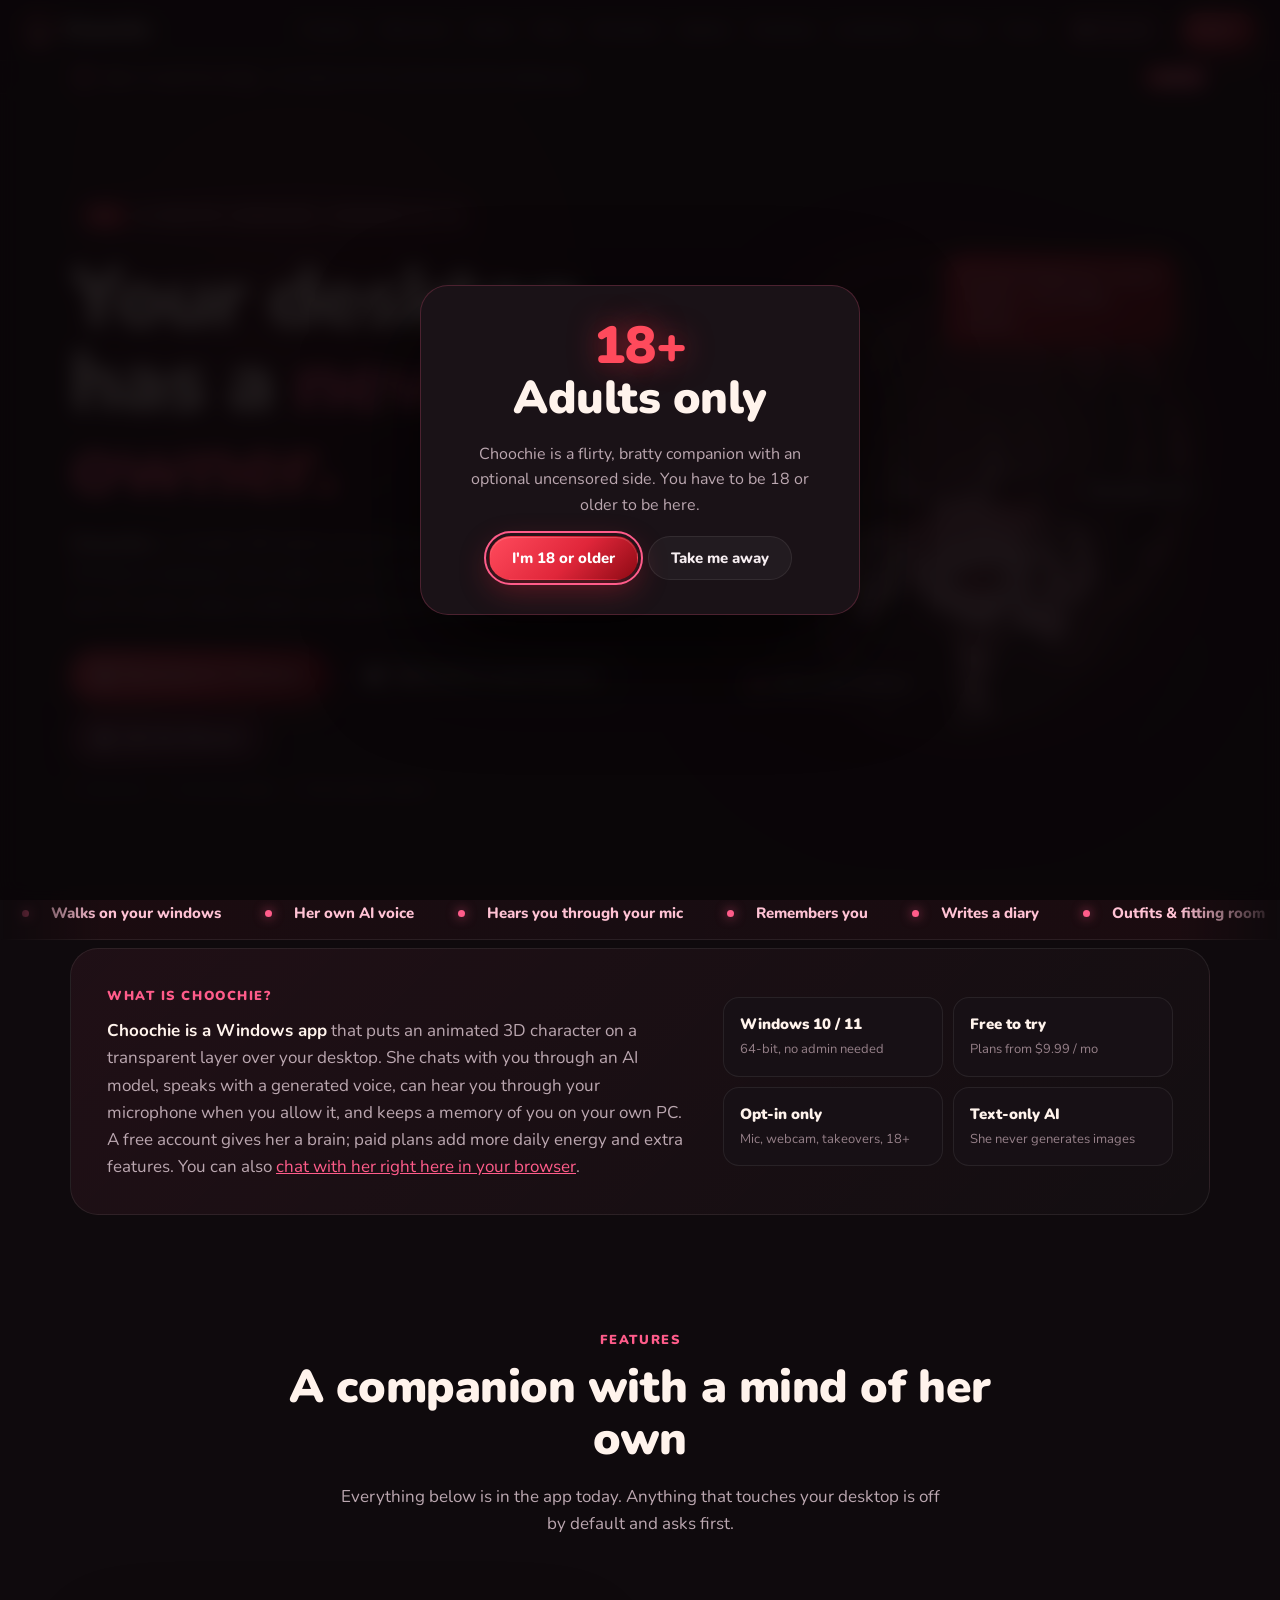
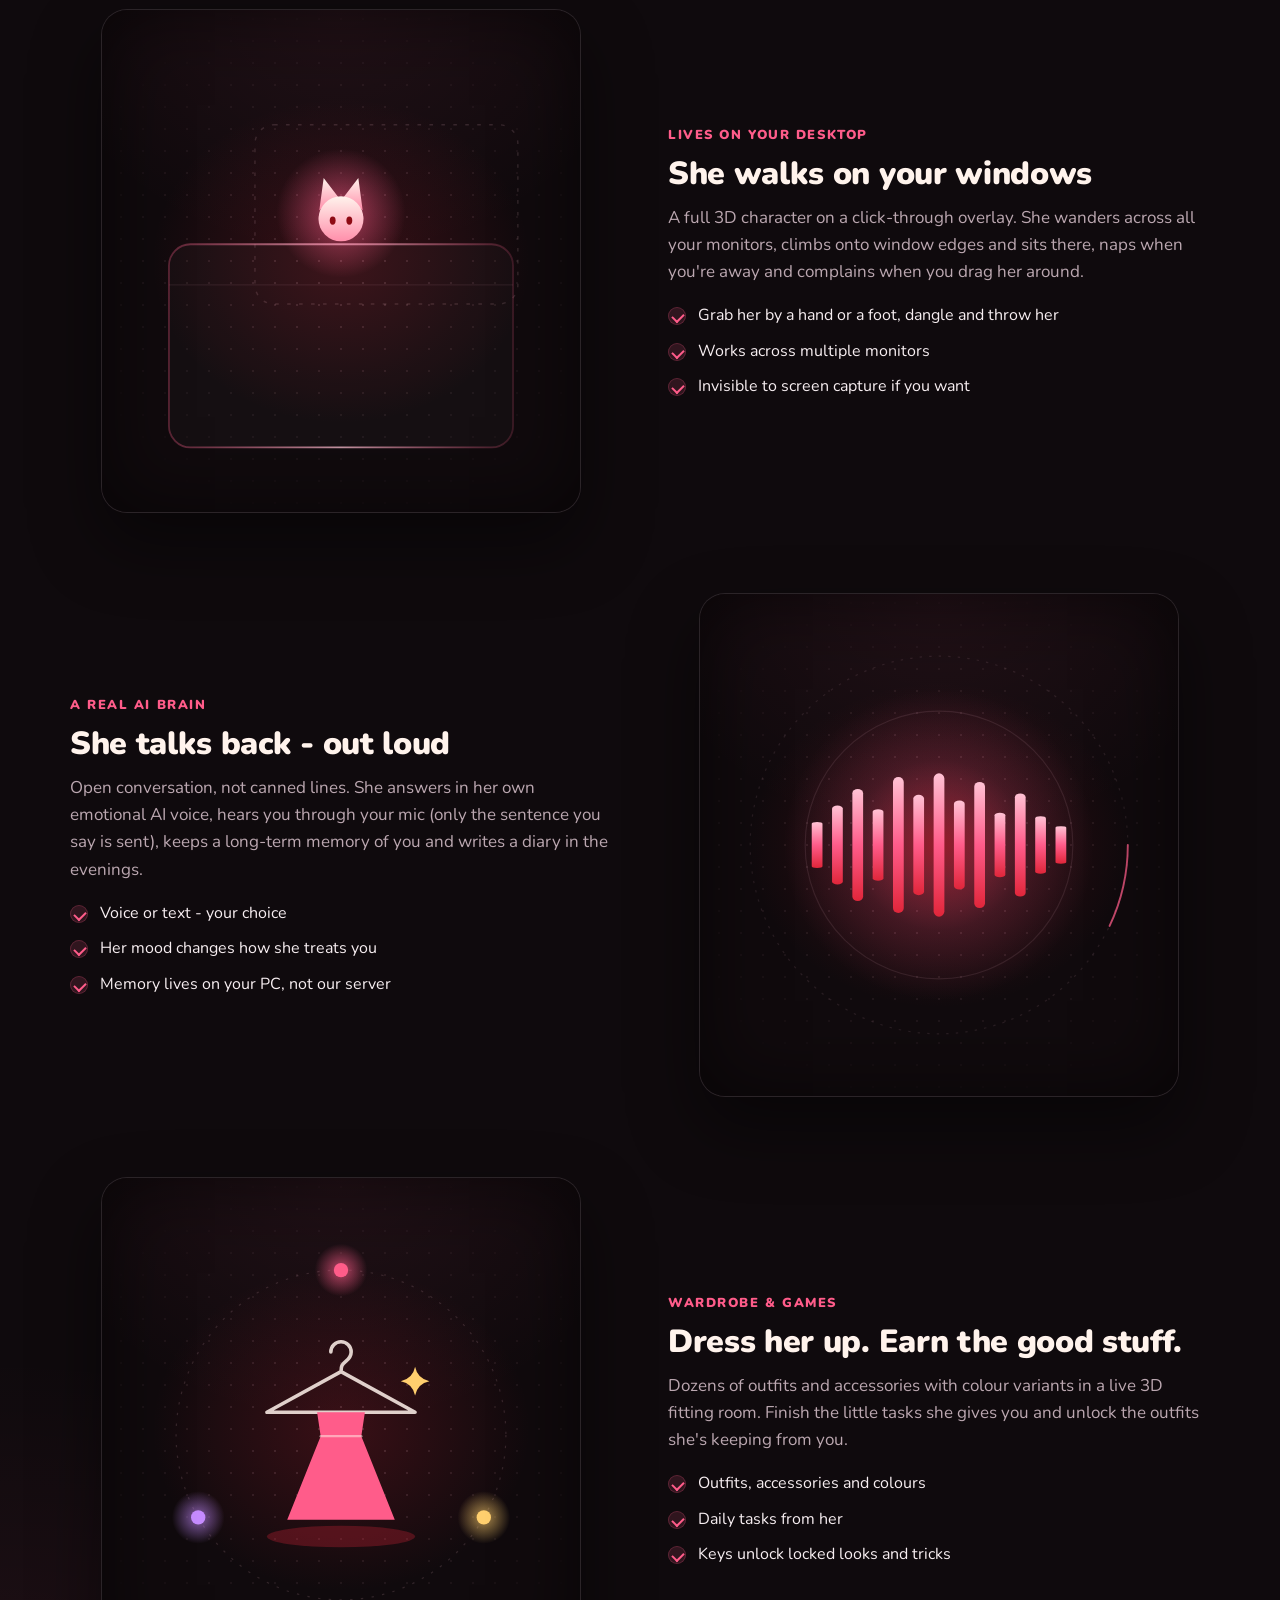
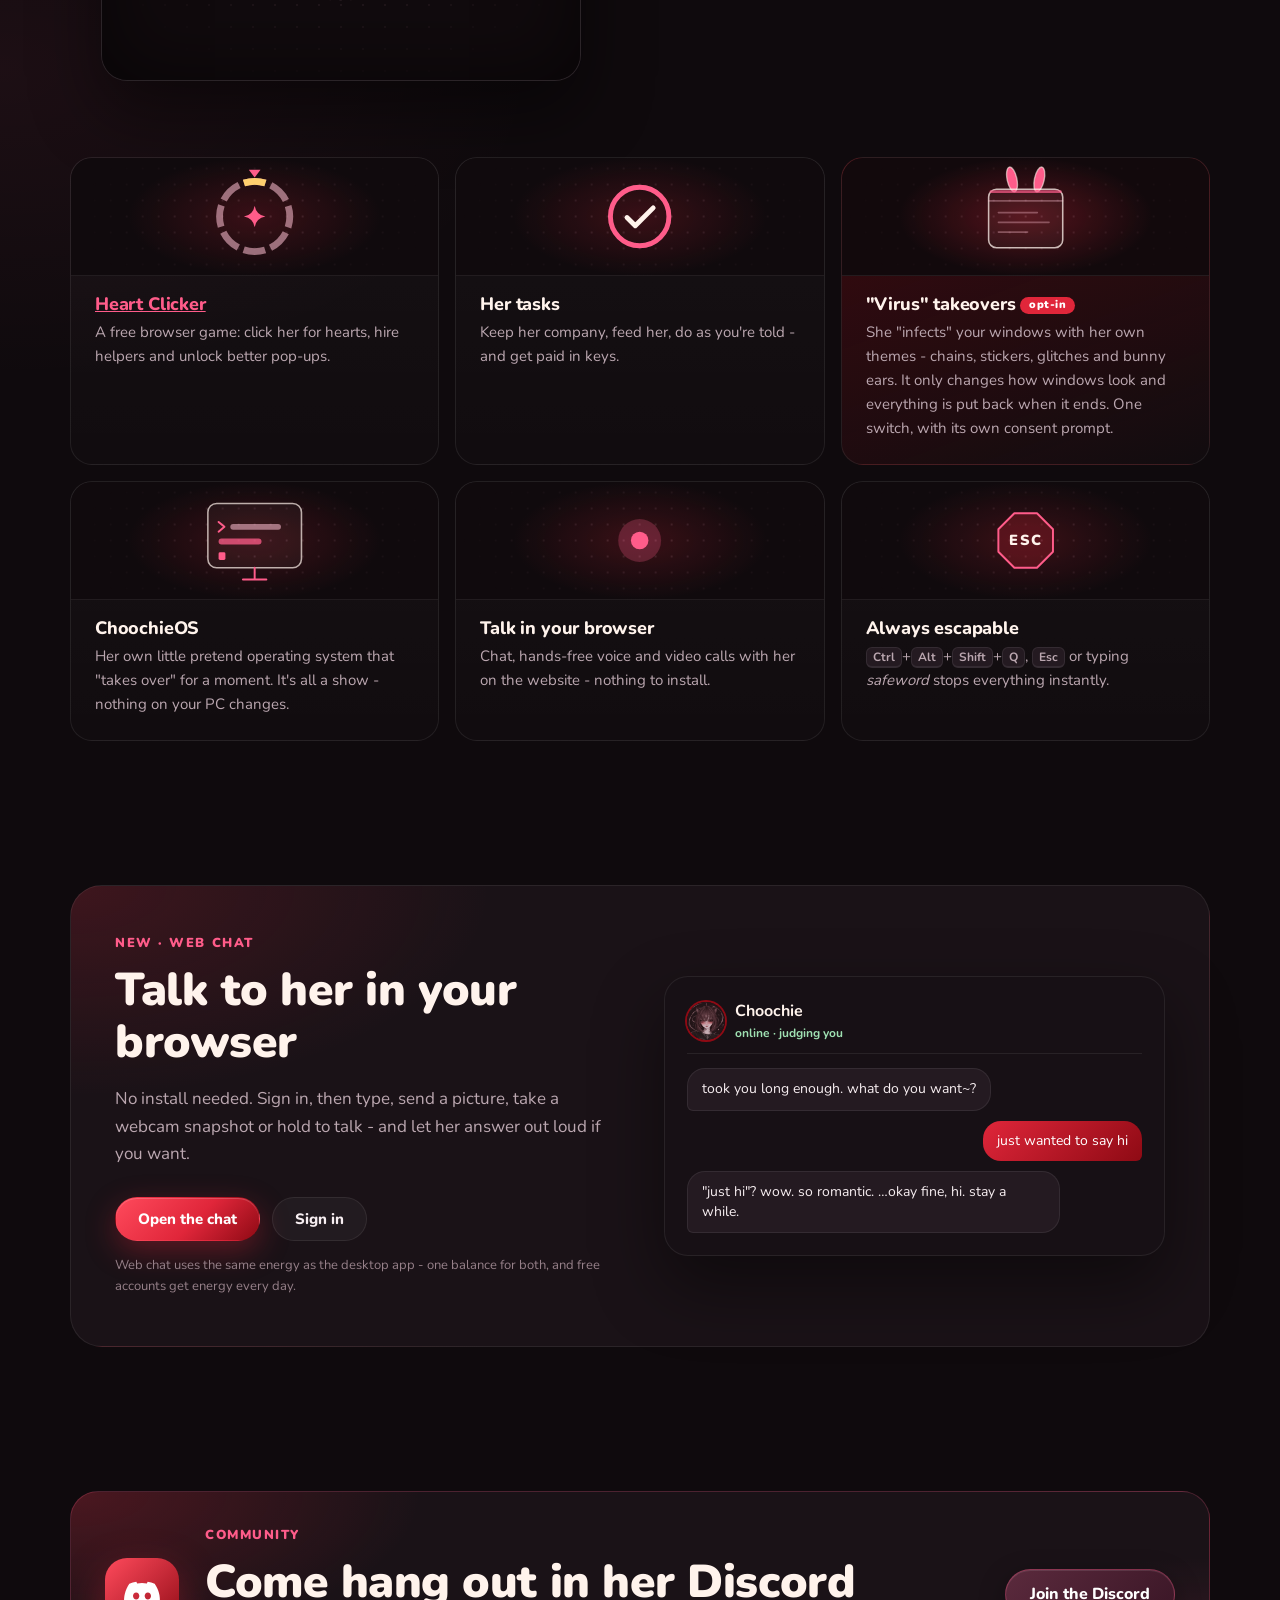
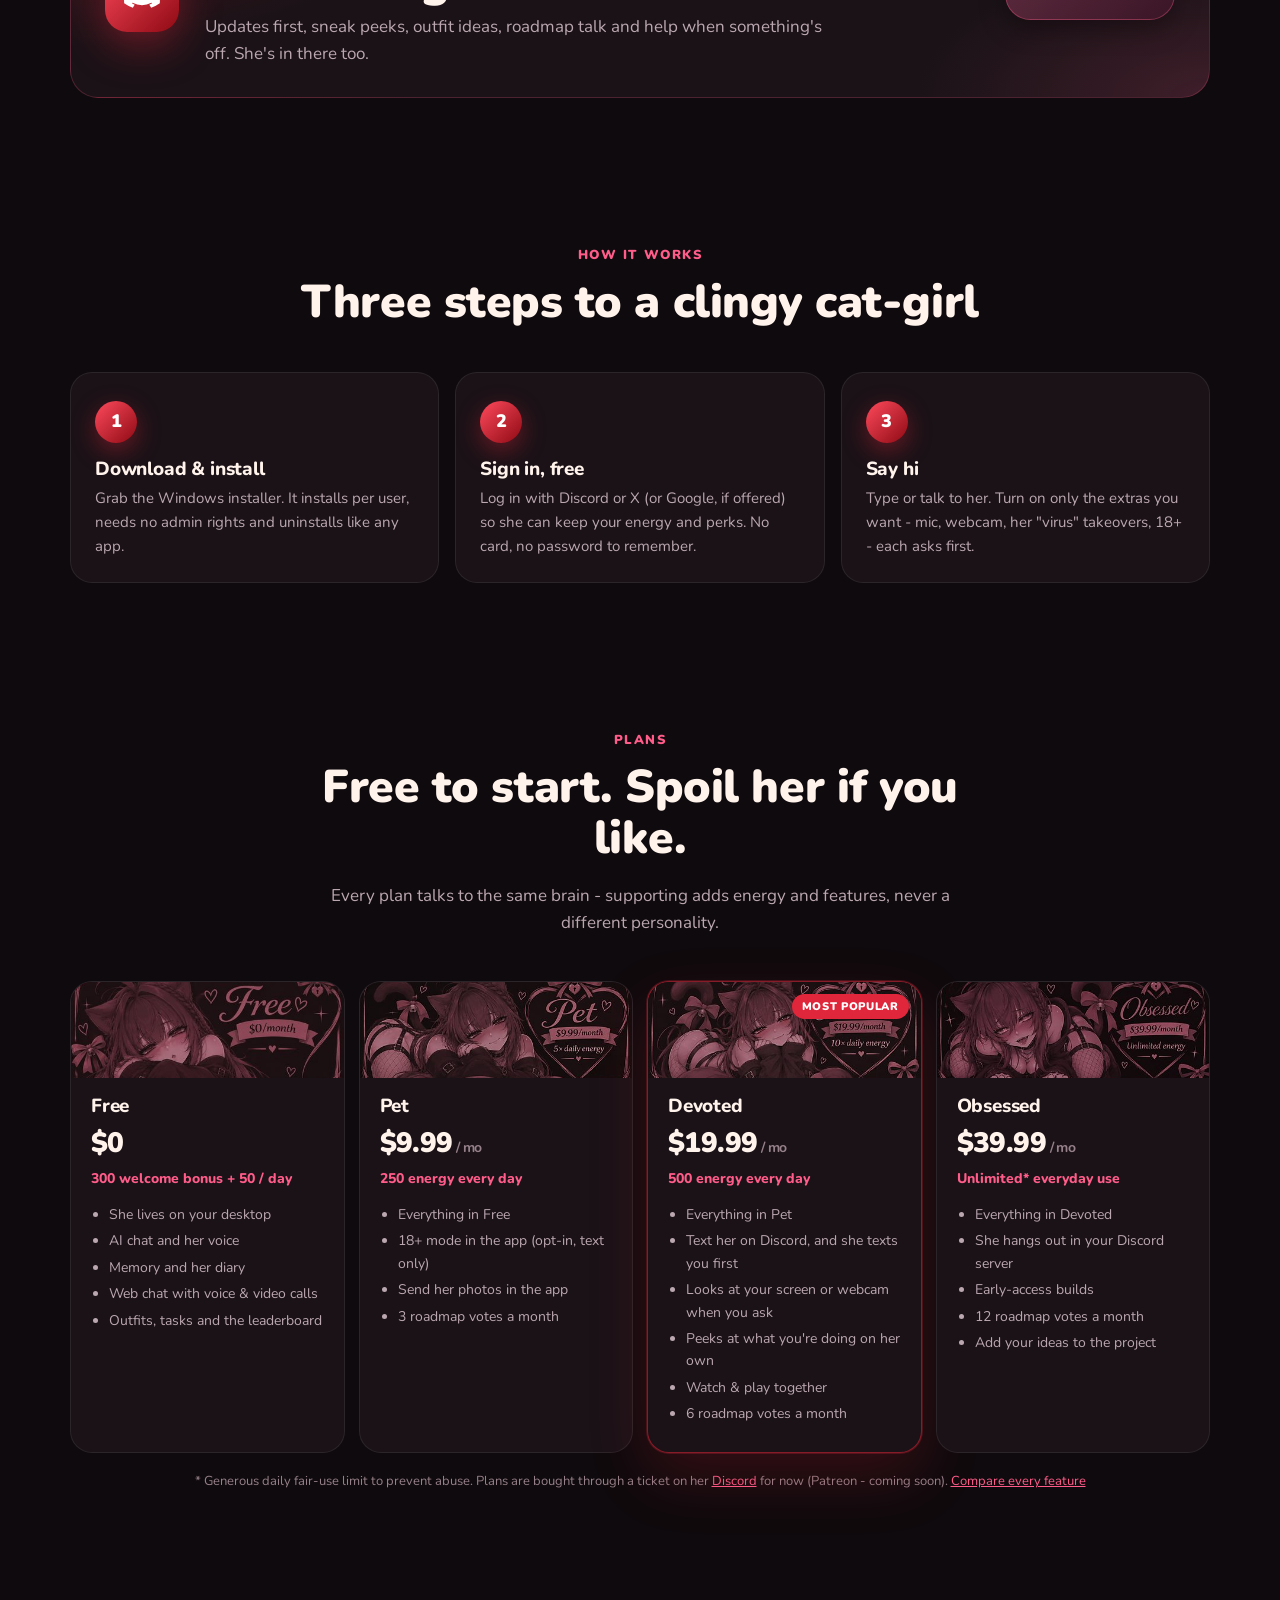
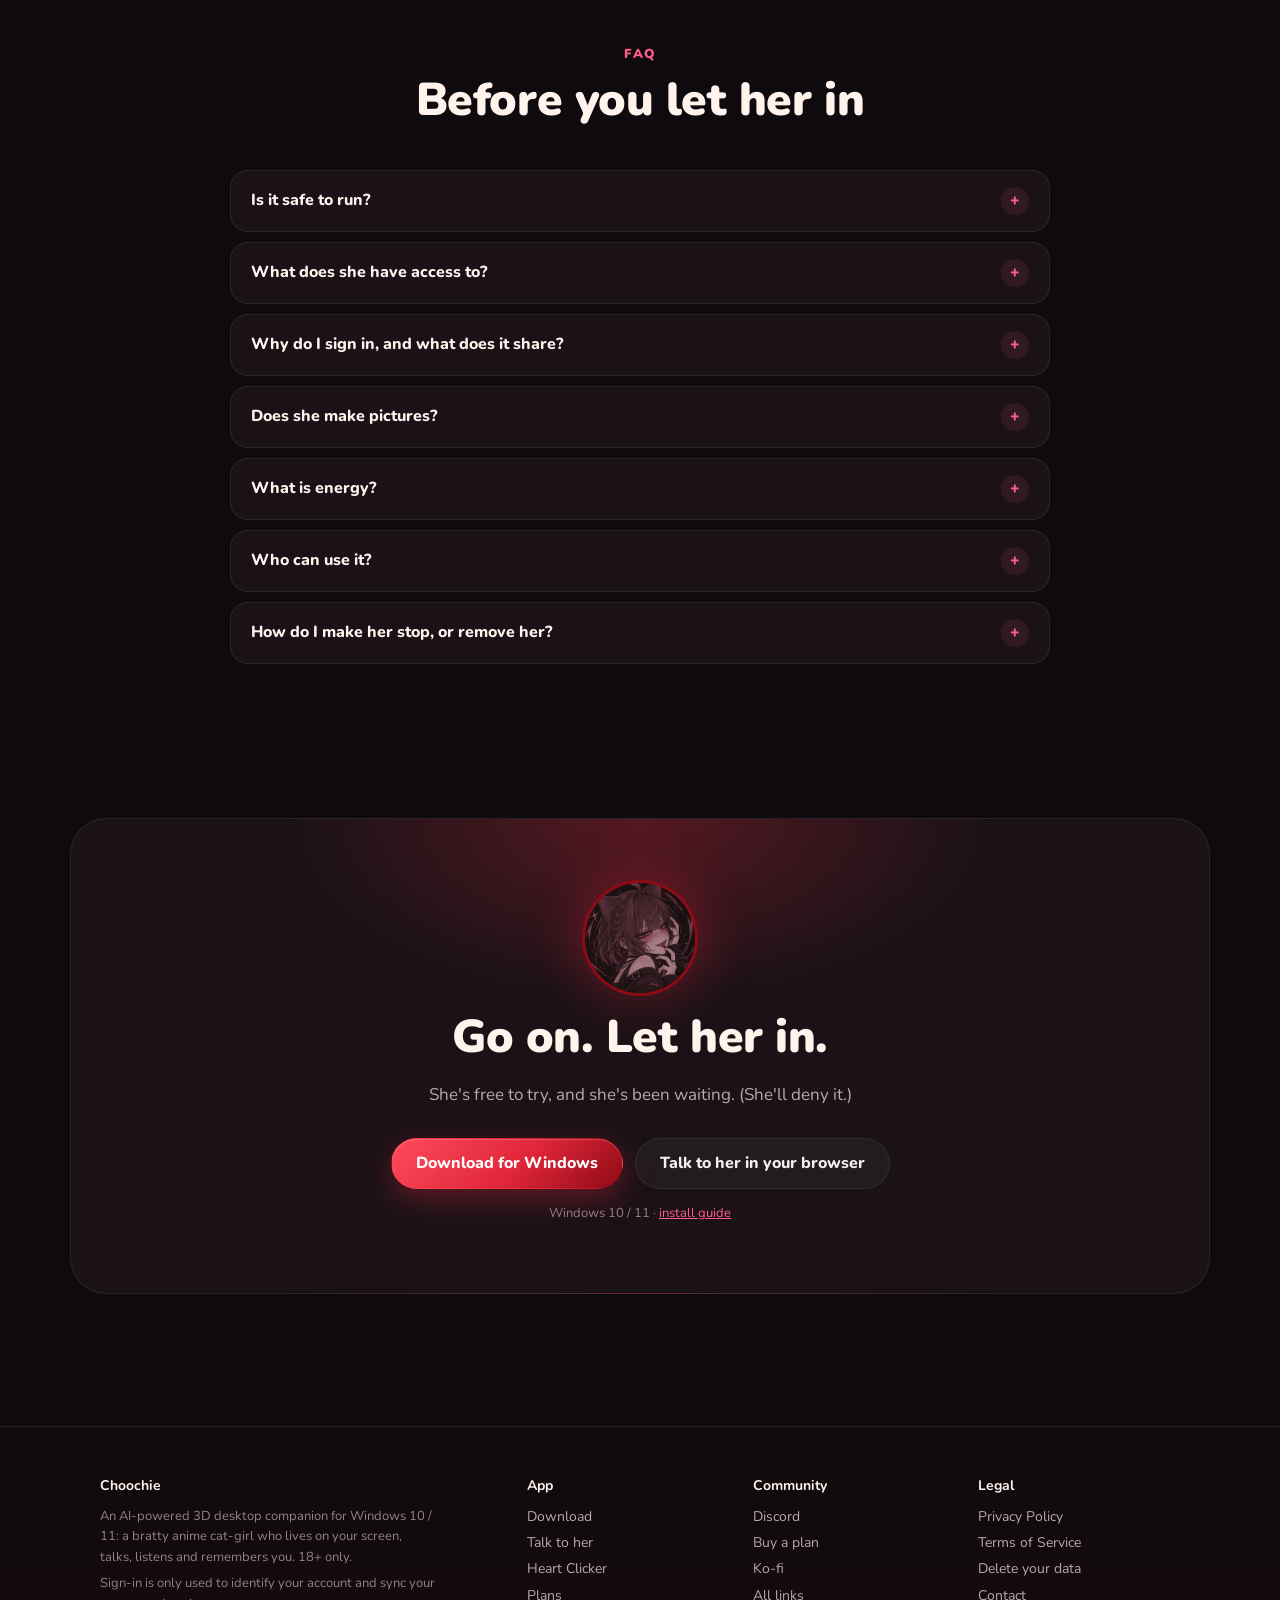
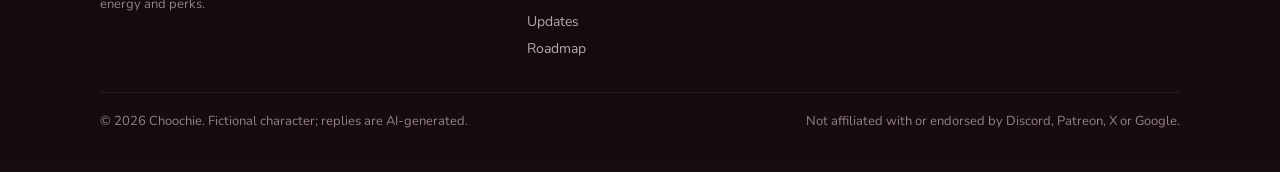
<file: docs/index.html>
<!doctype html>
<html lang="en">
<head>
<meta charset="utf-8">
<meta http-equiv="Content-Security-Policy" content="default-src 'self'; script-src 'self' 'unsafe-inline' 'wasm-unsafe-eval' https://cdn.jsdelivr.net blob:; style-src 'self' 'unsafe-inline'; img-src 'self' data: blob:; font-src 'self' data:; media-src 'self' data: blob:; connect-src 'self' https://api.choochie.app https://stream-alerts-bot.onrender.com https://api.github.com https://cdn.jsdelivr.net data: blob:; worker-src 'self' blob:; frame-src 'none'; object-src 'none'; base-uri 'self'; form-action 'self'; manifest-src 'self'">
<meta name="referrer" content="strict-origin-when-cross-origin">
<meta name="viewport" content="width=device-width, initial-scale=1">
<title>Choochie - an AI desktop companion for Windows</title>
<meta name="description" content="Choochie is an AI-powered 3D desktop companion for Windows 10/11: a bratty anime cat-girl who walks on your windows, talks with her own AI voice, listens through your mic and remembers you. Free to try. 18+.">
<meta property="og:title" content="Choochie - an AI desktop companion for Windows">
<meta property="og:description" content="A bratty 3D cat-girl who lives on your desktop, talks with her own AI voice and remembers you. Windows 10/11. 18+.">
<meta property="og:image" content="https://choochie.app/img/hero-fangs.jpg">
<meta property="og:type" content="website">
<meta name="theme-color" content="#0f0a0d">
<link rel="canonical" href="https://choochie.app/">
<link rel="icon" type="image/png" href="img/favicon.png">
<link rel="preload" href="fonts/nunito-latin.woff2" as="font" type="font/woff2" crossorigin>
<link rel="stylesheet" href="fonts/nunito.css">
<link rel="stylesheet" href="style.css?v=9">
<link rel="stylesheet" href="home.css?v=2">
<link rel="stylesheet" href="fx.css?v=2">
<script>document.documentElement.classList.add("js")</script>
<style>
/* home: compact leaderboard (same look as leaderboard.html, kept here so the shared stylesheet stays untouched) */
.hlb{max-width:860px;margin:0 auto}
.hlb .podium{display:grid;grid-template-columns:1fr 1.12fr 1fr;gap:14px;align-items:end;margin-bottom:12px}
.hlb .pod{position:relative;text-align:center;padding:22px 14px 18px;border-radius:24px;background:var(--surface);border:1px solid var(--stroke);min-width:0}
.hlb .pod.r1{padding-top:30px;background:radial-gradient(320px 160px at 50% 0%,rgba(224,38,58,.28),transparent 75%),var(--surface);border-color:rgba(224,38,58,.5);box-shadow:0 24px 60px rgba(224,38,58,.18)}
.hlb .pod.r2{background:radial-gradient(260px 130px at 50% 0%,rgba(255,194,212,.12),transparent 75%),var(--surface)}
.hlb .pod.r3{background:radial-gradient(260px 130px at 50% 0%,rgba(255,92,138,.1),transparent 75%),var(--surface)}
.hlb .medal{width:48px;height:48px;margin:0 auto 10px;border-radius:50%;display:grid;place-items:center;font:900 20px var(--display);color:#fff;background:linear-gradient(135deg,var(--red-light),var(--red-dark));box-shadow:0 10px 28px rgba(224,38,58,.4)}
.hlb .pod.r1 .medal{width:58px;height:58px;font-size:24px}
.hlb .pod.r2 .medal{background:linear-gradient(135deg,#ffe3ec,#b88d9a);color:var(--ink)}
.hlb .pod.r3 .medal{background:linear-gradient(135deg,#ff9aa5,#7a2a35)}
.hlb .crown{position:absolute;top:-16px;left:50%;transform:translateX(-50%);font-size:24px;filter:drop-shadow(0 4px 10px rgba(224,38,58,.5))}
.hlb .nick{display:block;font-weight:900;font-size:17px;color:var(--cream);overflow:hidden;text-overflow:ellipsis;white-space:nowrap}
.hlb .pts{display:block;font:900 22px var(--display);color:var(--rose);margin-top:6px}
.hlb .pts small{font-size:12px;color:var(--faint);font-weight:700}
.hlb .pill{margin-top:6px;max-width:100%;overflow:hidden;text-overflow:ellipsis;white-space:nowrap}
.hlb .pod.ghost{opacity:.45}
.hlb-list{display:grid;gap:8px}
.hlb-row{display:grid;grid-template-columns:40px minmax(0,1fr) auto;gap:14px;align-items:center;padding:10px 16px;background:var(--surface);border:1px solid var(--stroke);border-radius:16px}
.hlb-rank{width:34px;height:34px;border-radius:10px;display:grid;place-items:center;background:var(--ink2);color:var(--rose);font-weight:900}
.hlb-row b{display:block;color:var(--cream);overflow:hidden;text-overflow:ellipsis;white-space:nowrap}
.hlb-row span.t{color:var(--faint);font-size:13px}
.hlb-row .p{font:900 17px var(--display);color:var(--cream);white-space:nowrap}
.hlb-empty{text-align:center;padding:30px 20px;border-radius:24px;background:radial-gradient(420px 180px at 50% 0%,rgba(224,38,58,.18),transparent 75%),var(--surface);border:1px solid var(--stroke)}
.hlb-empty h3{margin:0 0 6px}
.hlb-empty p{margin:0 0 16px;color:var(--dim)}
.hlb-foot{text-align:center;margin-top:18px}
@media (max-width:640px){
  .hlb .podium{grid-template-columns:1fr;gap:10px}
  .hlb .pod.r1{order:-1}
  .hlb .pod{display:grid;grid-template-columns:auto minmax(0,1fr) auto;gap:12px;align-items:center;text-align:left;padding:12px 14px}
  .hlb .pod.r1{padding-top:12px}
  .hlb .pod .medal,.hlb .pod.r1 .medal{width:40px;height:40px;font-size:17px;margin:0}
  .hlb .crown{top:-12px;left:26px;font-size:18px}
  .hlb .pts{margin:0;font-size:18px;text-align:right}
  .hlb-row{gap:10px;padding:10px 12px}
}
</style>
</head>
<body>
<a class="skip" href="#top">Skip to content</a>
<header id="site-nav"></header>

<main id="top">

<section class="hero">
  <div class="hero-text">
    <span class="eyebrow"><span class="badge">18+</span> AI desktop companion · Windows 10 / 11</span>
    <h1>Your desktop has a <span class="grad">new owner.</span></h1>
    <p class="lede"><strong>Choochie</strong> is a bratty 3D anime cat-girl who lives on your Windows desktop: she walks on your windows, talks with her own AI voice, listens when you speak and remembers you.</p>
    <div class="cta">
      <a class="btn btn-primary btn-big" href="downloads.html" id="hero-dl"><svg viewBox="0 0 24 24" aria-hidden="true"><path fill="currentColor" d="M3 5.5 10.4 4.5v7H3zm0 13 7.4 1v-7H3zm8.3 1.1L21 21v-8.5h-9.7zm0-15.2v7.1H21V3z"/></svg>Download for Windows</a>
      <a class="btn btn-ghost btn-big" href="chat.html"><svg viewBox="0 0 24 24" aria-hidden="true"><path fill="currentColor" d="M4 4h16a2 2 0 0 1 2 2v10a2 2 0 0 1-2 2H9l-5 4v-4a2 2 0 0 1-2-2V6a2 2 0 0 1 2-2z"/></svg>Talk to her in your browser</a>
      <a class="btn btn-discord btn-big" href="https://beacons.ai/choochwain" data-discord target="_blank" rel="noopener"><svg viewBox="0 0 24 24" aria-hidden="true"><path fill="currentColor" d="M19.6 5.3A17 17 0 0 0 15.4 4l-.5 1.1a15.6 15.6 0 0 0-5.8 0L8.6 4a17 17 0 0 0-4.2 1.3C1.7 9.3 1 13.2 1.3 17a17.2 17.2 0 0 0 5.2 2.6l1.1-1.8a11 11 0 0 1-1.7-.8l.4-.3a12.3 12.3 0 0 0 11.4 0l.4.3-1.7.8 1.1 1.8a17.1 17.1 0 0 0 5.2-2.6c.4-4.4-.7-8.3-3.1-11.7zM8.5 14.7c-1 0-1.9-1-1.9-2.1s.8-2.1 1.9-2.1 1.9 1 1.9 2.1-.8 2.1-1.9 2.1zm7 0c-1 0-1.9-1-1.9-2.1s.8-2.1 1.9-2.1 1.9 1 1.9 2.1-.8 2.1-1.9 2.1z"/></svg>Join the Discord</a>
    </div>
    <p class="members" id="members" hidden><span class="live" aria-hidden="true"></span><b id="members-n">0</b>&nbsp;<span id="members-l">members</span> already let her in</p>
    <div class="hero-meta"><span id="hero-version">Free to try</span><span>No card needed</span><span>Every tease is opt-in</span></div>
  </div>
  <div class="hero-art" aria-hidden="false">
    <div class="glow" aria-hidden="true"></div>
    <div class="hero-figure">
      <div class="float"><img src="img/hero-fangs.jpg" alt="Choochie, an anime cat-girl with red eyes and little fangs, grinning" width="1000" height="1000" fetchpriority="high"></div>
    </div>
    <div class="bubble-hero" aria-hidden="true">oh, you're finally here. i wasn't waiting. …i was totally waiting.</div>
    <div class="chip chip-a" aria-hidden="true"><i><svg viewBox="0 0 24 24" aria-hidden="true"><path fill="none" stroke="currentColor" stroke-width="2" stroke-linecap="round" stroke-linejoin="round" d="M12 2a3 3 0 0 0-3 3v7a3 3 0 0 0 6 0V5a3 3 0 0 0-3-3zM19 10v2a7 7 0 0 1-14 0v-2M12 19v3"/></svg></i>Hears you</div>
    <div class="chip chip-b" aria-hidden="true"><i><svg viewBox="0 0 24 24" aria-hidden="true"><path fill="none" stroke="currentColor" stroke-width="2" stroke-linecap="round" stroke-linejoin="round" d="M12 21s-7-4.4-9.3-9A5.4 5.4 0 0 1 12 5.4 5.4 5.4 0 0 1 21.3 12C19 16.6 12 21 12 21z"/></svg></i>Remembers you</div>
    <div class="chip chip-c" aria-hidden="true"><i><svg viewBox="0 0 24 24" aria-hidden="true"><path fill="none" stroke="currentColor" stroke-width="2" stroke-linecap="round" stroke-linejoin="round" d="M3 4h18v16H3zM3 9h18M12 9v11"/></svg></i>Sits on your windows</div>
  </div>
</section>

<div class="marquee" aria-hidden="true"><div class="marquee-track">
  <span>Walks on your windows</span><span>Her own AI voice</span><span>Hears you through your mic</span><span>Remembers you</span><span>Writes a diary</span><span>Outfits &amp; fitting room</span><span>"Virus" takeovers (opt-in)</span><span>ChoochieOS</span><span>Web chat &amp; video call</span><span>Discord DMs</span><span>Always escapable</span>
  <span>Walks on your windows</span><span>Her own AI voice</span><span>Hears you through your mic</span><span>Remembers you</span><span>Writes a diary</span><span>Outfits &amp; fitting room</span><span>"Virus" takeovers (opt-in)</span><span>ChoochieOS</span><span>Web chat &amp; video call</span><span>Discord DMs</span><span>Always escapable</span>
</div></div>

<section class="about" aria-labelledby="about-h">
  <div class="about-card reveal">
    <div>
      <span class="kicker" id="about-h">What is Choochie?</span>
      <p><strong>Choochie is a Windows app</strong> that puts an animated 3D character on a transparent layer over your desktop. She chats with you through an AI model, speaks with a generated voice, can hear you through your microphone when you allow it, and keeps a memory of you on your own PC. A free account gives her a brain; paid plans add more daily energy and extra features. You can also <a href="chat.html">chat with her right here in your browser</a>.</p>
    </div>
    <div class="facts">
      <div class="fact"><b>Windows 10 / 11</b><span>64-bit, no admin needed</span></div>
      <div class="fact"><b>Free to try</b><span>Plans from $9.99 / mo</span></div>
      <div class="fact"><b>Opt-in only</b><span>Mic, webcam, takeovers, 18+</span></div>
      <div class="fact"><b>Text-only AI</b><span>She never generates images</span></div>
    </div>
  </div>
</section>

<section id="features">
  <div class="section-head reveal">
    <span class="kicker">Features</span>
    <h2>A companion with a mind of her own</h2>
    <p class="sub">Everything below is in the app today. Anything that touches your desktop is off by default and asks first.</p>
  </div>

  <div class="feature-row">
    <div class="feature-media tall fx fx-walk reveal" role="img" aria-label="Illustration: a small glowing Choochie head strolling back and forth along the top edge of a window">
      <div class="fx-stage" aria-hidden="true">
        <svg class="fx-svg" viewBox="0 0 400 420">
          <defs>
            <linearGradient id="fxw-edge" x1="0" x2="1"><stop offset="0" stop-color="#ff5c8a" stop-opacity=".3"/><stop offset=".5" stop-color="#ffc2d4" stop-opacity=".75"/><stop offset="1" stop-color="#ff5c8a" stop-opacity=".18"/></linearGradient>
            <linearGradient id="fxw-lit" x1="0" x2="1"><stop offset="0" stop-color="#ff5c8a" stop-opacity="0"/><stop offset=".5" stop-color="#ffc2d4"/><stop offset="1" stop-color="#ff5c8a" stop-opacity="0"/></linearGradient>
            <radialGradient id="fxw-glow"><stop offset="0" stop-color="#ff5c8a" stop-opacity=".6"/><stop offset="1" stop-color="#ff5c8a" stop-opacity="0"/></radialGradient>
            <linearGradient id="fxw-head" x1="0" y1="0" x2="0" y2="1"><stop offset="0" stop-color="#fff3ec"/><stop offset="1" stop-color="#ff8fab"/></linearGradient>
          </defs>
          <rect class="w-ghost" x="128" y="96" width="220" height="150" rx="16"/>
          <rect class="w-pane" x="56" y="196" width="288" height="170" rx="18" stroke="url(#fxw-edge)"/>
          <path class="w-rule" d="M56 230h288"/>
          <path class="w-lit" d="M78 196H322" stroke="url(#fxw-lit)"/>
          <g class="w-walk">
            <circle class="w-halo" cx="0" cy="170" r="54" fill="url(#fxw-glow)"/>
            <g class="w-bob"><g transform="translate(0 195) scale(1.45) translate(0 -195)">
              <path d="M-12.5 176-10 157.5-1.5 168.5zM12.5 176 10 157.5 1.5 168.5z" fill="url(#fxw-head)"/>
              <circle cx="0" cy="181" r="13" fill="url(#fxw-head)"/>
              <g class="w-eyes"><ellipse cx="-4.8" cy="182" rx="1.7" ry="2.4" fill="#8e0a14"/><ellipse cx="4.8" cy="182" rx="1.7" ry="2.4" fill="#8e0a14"/></g>
            </g></g>
          </g>
        </svg>
      </div>
    </div>
    <div class="feature-text reveal" style="--d:.1s">
      <span class="kicker">Lives on your desktop</span>
      <h3>She walks on your windows</h3>
      <p>A full 3D character on a click-through overlay. She wanders across all your monitors, climbs onto window edges and sits there, naps when you're away and complains when you drag her around.</p>
      <ul class="ticks"><li>Grab her by a hand or a foot, dangle and throw her</li><li>Works across multiple monitors</li><li>Invisible to screen capture if you want</li></ul>
    </div>
  </div>

  <div class="feature-row flip">
    <div class="feature-media tall fx fx-talk reveal" role="img" aria-label="Illustration: a glowing voice waveform pulsing as Choochie speaks">
      <div class="fx-stage" aria-hidden="true">
        <svg class="fx-svg" viewBox="0 0 400 420">
          <defs>
            <radialGradient id="fxt-core"><stop offset="0" stop-color="#e0263a" stop-opacity=".55"/><stop offset=".55" stop-color="#ff5c8a" stop-opacity=".14"/><stop offset="1" stop-color="#ff5c8a" stop-opacity="0"/></radialGradient>
            <linearGradient id="fxt-bar" gradientUnits="userSpaceOnUse" x1="0" y1="150" x2="0" y2="270"><stop offset="0" stop-color="#ffc2d4"/><stop offset=".5" stop-color="#ff5c8a"/><stop offset="1" stop-color="#e0263a"/></linearGradient>
          </defs>
          <circle class="t-core" cx="200" cy="210" r="130" fill="url(#fxt-core)"/>
          <circle class="t-ring" cx="200" cy="210" r="112"/>
          <circle class="t-ring t-ring2" cx="200" cy="210" r="158"/>
          <circle class="t-arc" cx="200" cy="210" r="158"/>
          <g class="t-bars" fill="url(#fxt-bar)"><rect x="93.5" y="150" width="9" height="120" rx="4.5" style="--h:0.32;--d:-0.2s"/><rect x="110.5" y="150" width="9" height="120" rx="4.5" style="--h:0.55;--d:-0.7s"/><rect x="127.5" y="150" width="9" height="120" rx="4.5" style="--h:0.78;--d:-0.4s"/><rect x="144.5" y="150" width="9" height="120" rx="4.5" style="--h:0.5;--d:-1.0s"/><rect x="161.5" y="150" width="9" height="120" rx="4.5" style="--h:0.95;--d:-0.15s"/><rect x="178.5" y="150" width="9" height="120" rx="4.5" style="--h:0.7;--d:-0.55s"/><rect x="195.5" y="150" width="9" height="120" rx="4.5" style="--h:1;--d:-0.85s"/><rect x="212.5" y="150" width="9" height="120" rx="4.5" style="--h:0.62;--d:-0.3s"/><rect x="229.5" y="150" width="9" height="120" rx="4.5" style="--h:0.88;--d:-0.65s"/><rect x="246.5" y="150" width="9" height="120" rx="4.5" style="--h:0.45;--d:-0.05s"/><rect x="263.5" y="150" width="9" height="120" rx="4.5" style="--h:0.72;--d:-0.45s"/><rect x="280.5" y="150" width="9" height="120" rx="4.5" style="--h:0.4;--d:-0.9s"/><rect x="297.5" y="150" width="9" height="120" rx="4.5" style="--h:0.26;--d:-0.35s"/></g>
        </svg>
      </div>
    </div>
    <div class="feature-text reveal" style="--d:.1s">
      <span class="kicker">A real AI brain</span>
      <h3>She talks back - out loud</h3>
      <p>Open conversation, not canned lines. She answers in her own emotional AI voice, hears you through your mic (only the sentence you say is sent), keeps a long-term memory of you and writes a diary in the evenings.</p>
      <ul class="ticks"><li>Voice or text - your choice</li><li>Her mood changes how she treats you</li><li>Memory lives on your PC, not our server</li></ul>
    </div>
  </div>

  <div class="feature-row">
    <div class="feature-media tall fx fx-dress reveal" role="img" aria-label="Illustration: a dress on a hanger changing colour while three glowing colour swatches orbit around it">
      <div class="fx-stage" aria-hidden="true">
        <svg class="fx-svg" viewBox="0 0 400 420">
          <defs>
            <radialGradient id="fxd-g1"><stop offset="0" stop-color="#ff5c8a" stop-opacity=".7"/><stop offset="1" stop-color="#ff5c8a" stop-opacity="0"/></radialGradient>
            <radialGradient id="fxd-g2"><stop offset="0" stop-color="#ffcf6e" stop-opacity=".65"/><stop offset="1" stop-color="#ffcf6e" stop-opacity="0"/></radialGradient>
            <radialGradient id="fxd-g3"><stop offset="0" stop-color="#c58bff" stop-opacity=".65"/><stop offset="1" stop-color="#c58bff" stop-opacity="0"/></radialGradient>
            <linearGradient id="fxd-sheen" x1="0" x2="1"><stop offset="0" stop-color="#fff" stop-opacity="0"/><stop offset=".5" stop-color="#fff" stop-opacity=".55"/><stop offset="1" stop-color="#fff" stop-opacity="0"/></linearGradient>
            <clipPath id="fxd-clip"><path d="M180 196h40l-3 20 28 70H155l28-70z"/></clipPath>
          </defs>
          <circle class="d-track" cx="200" cy="215" r="138"/>
          <g class="d-orbit">
            <g class="d-orb"><circle cx="200" cy="77" r="22" fill="url(#fxd-g1)"/><circle cx="200" cy="77" r="6" fill="#ff5c8a"/></g>
            <g class="d-orb"><circle cx="319.5" cy="284" r="22" fill="url(#fxd-g2)"/><circle cx="319.5" cy="284" r="6" fill="#ffcf6e"/></g>
            <g class="d-orb"><circle cx="80.5" cy="284" r="22" fill="url(#fxd-g3)"/><circle cx="80.5" cy="284" r="6" fill="#c58bff"/></g>
          </g>
          <ellipse class="d-shadow" cx="200" cy="300" rx="62" ry="9"/>
          <path class="d-hanger" d="M200 162c0-5 1-6 4-8.5 3.5-3 4.5-5 4.5-8a8.5 8.5 0 0 0-17 0M200 162l-62 34h124z"/>
          <g class="d-dress">
            <path class="d-fill" d="M180 196h40l-3 20 28 70H155l28-70z"/>
            <path d="M183 216h34" stroke="#fff3ec" stroke-opacity=".5" stroke-width="2" stroke-linecap="round"/>
            <g clip-path="url(#fxd-clip)"><rect class="d-sheen" x="120" y="190" width="44" height="110" fill="url(#fxd-sheen)"/></g>
          </g>
          <path class="d-star" d="M262 158q2 10 12 12-10 2-12 12-2-10-12-12 10-2 12-12z" fill="#ffcf6e"/>
        </svg>
      </div>
    </div>
    <div class="feature-text reveal" style="--d:.1s">
      <span class="kicker">Wardrobe &amp; games</span>
      <h3>Dress her up. Earn the good stuff.</h3>
      <p>Dozens of outfits and accessories with colour variants in a live 3D fitting room. Finish the little tasks she gives you and unlock the outfits she's keeping from you.</p>
      <ul class="ticks"><li>Outfits, accessories and colours</li><li>Daily tasks from her</li><li>Keys unlock locked looks and tricks</li></ul>
    </div>
  </div>

  <div class="grid">
    <article class="card reveal"><div class="viz" aria-hidden="true"><svg viewBox="0 0 200 120"><circle class="g-ring" cx="100" cy="60" r="36"/><circle class="g-win" cx="100" cy="60" r="36"/><path class="g-pin" d="M94 12h12l-6 8z"/><path class="g-mid" d="M100 49q1.6 9.4 11 11-9.4 1.6-11 11-1.6-9.4-11-11 9.4-1.6 11-11z"/></svg></div><h3><a href="clicker.html">Heart Clicker</a></h3><p>A free browser game: click her for hearts, hire helpers and unlock better pop-ups.</p></article>
    <article class="card reveal" style="--d:.06s"><div class="viz" aria-hidden="true"><svg viewBox="0 0 200 120"><g class="k-all"><circle class="k-track" cx="100" cy="60" r="30"/><circle class="k-prog" cx="100" cy="60" r="30"/><path class="k-check" d="M87 61l8.5 8.5L114 51"/></g><text class="k-plus" x="140" y="40">+1</text></svg></div><h3>Her tasks</h3><p>Keep her company, feed her, do as you're told - and get paid in keys.</p></article>
    <article class="card spicy reveal" style="--d:.12s"><div class="viz" aria-hidden="true"><svg viewBox="0 0 200 120"><g class="v-ears"><ellipse cx="86" cy="22" rx="5" ry="13" transform="rotate(-12 86 22)"/><ellipse cx="114" cy="22" rx="5" ry="13" transform="rotate(12 114 22)"/></g><g class="v-ghost v-g1"><rect x="62" y="32" width="76" height="60" rx="8"/></g><g class="v-ghost v-g2"><rect x="62" y="32" width="76" height="60" rx="8"/></g><g class="v-win"><rect x="62" y="32" width="76" height="60" rx="8"/><path d="M62 44h76M72 56h40M72 66h52M72 76h30"/></g><rect class="v-scan" x="63" y="33" width="74" height="3" rx="1.5"/></svg></div><h3>"Virus" takeovers <span class="badge">opt-in</span></h3><p>She "infects" your windows with her own themes - chains, stickers, glitches and bunny ears. It only changes how windows look and everything is put back when it ends. One switch, with its own consent prompt.</p></article>
    <article class="card reveal"><div class="viz" aria-hidden="true"><svg viewBox="0 0 200 120"><rect class="o-scr" x="52" y="22" width="96" height="66" rx="9"/><path class="o-stand" d="M88 100h24M100 88v12"/><path class="o-chev" d="M63 41l6 5-6 5"/><rect class="o-ln o-l1" x="75" y="43" width="52" height="6" rx="3"/><rect class="o-ln o-l2" x="63" y="58" width="44" height="6" rx="3"/><rect class="o-cur" x="63" y="72" width="7" height="8" rx="1.5"/></svg></div><h3>ChoochieOS</h3><p>Her own little pretend operating system that "takes over" for a moment. It's all a show - nothing on your PC changes.</p></article>
    <article class="card reveal" style="--d:.06s"><div class="viz" aria-hidden="true"><svg viewBox="0 0 200 120"><circle class="p-ring" cx="100" cy="60" r="14"/><circle class="p-ring" cx="100" cy="60" r="14"/><circle class="p-ring" cx="100" cy="60" r="14"/><circle class="p-glow" cx="100" cy="60" r="22"/><circle class="p-dot" cx="100" cy="60" r="9"/></svg></div><h3>Talk in your browser</h3><p>Chat, hands-free voice and video calls with her on the website - nothing to install.</p></article>
    <article class="card reveal" style="--d:.12s"><div class="viz" aria-hidden="true"><svg viewBox="0 0 200 120"><path class="x-ripple" d="M88.4 32h23.2L128 48.4v23.2L111.6 88H88.4L72 71.6V48.4z"/><path class="x-oct" d="M88.4 32h23.2L128 48.4v23.2L111.6 88H88.4L72 71.6V48.4z"/><text class="x-txt" x="100" y="65">ESC</text></svg></div><h3>Always escapable</h3><p><kbd>Ctrl</kbd>+<kbd>Alt</kbd>+<kbd>Shift</kbd>+<kbd>Q</kbd>, <kbd>Esc</kbd> or typing <em>safeword</em> stops everything instantly.</p></article>
  </div>
</section>

<section id="web-chat">
  <div class="chat-promo reveal">
    <div>
      <span class="kicker">New · web chat</span>
      <h2>Talk to her in your browser</h2>
      <p class="sub">No install needed. Sign in, then type, send a picture, take a webcam snapshot or hold to talk - and let her answer out loud if you want.</p>
      <div class="cta"><a class="btn btn-primary" href="chat.html">Open the chat</a><a class="btn btn-ghost" href="login.html">Sign in</a></div>
      <p class="fine">Web chat uses the same energy as the desktop app - one balance for both, and free accounts get energy every day.</p>
    </div>
    <div class="mock" aria-hidden="true">
      <div class="mock-head"><img src="img/portrait-smirk.jpg" alt=""><div><b>Choochie</b><small>online · judging you</small></div></div>
      <div class="mb her">took you long enough. what do you want~?</div>
      <div class="mb me">just wanted to say hi</div>
      <div class="mb her">"just hi"? wow. so romantic. …okay fine, hi. stay a while.</div>
    </div>
  </div>
</section>

<section id="top-pets" hidden>
  <div class="section-head reveal">
    <span class="kicker">Leaderboard</span>
    <h2>Her favorites this month</h2>
    <p class="sub">The pets who spend the most time with her. Opt-in, nickname only.</p>
  </div>
  <div class="hlb" id="hlb" aria-live="polite"></div>
  <p class="hlb-foot"><a class="btn btn-ghost" href="leaderboard.html">See full leaderboard</a></p>
</section>

<section id="community" aria-labelledby="dc-h">
  <div class="discord-banner reveal">
    <div class="dc-ico" aria-hidden="true"><svg viewBox="0 0 24 24" aria-hidden="true"><path fill="currentColor" d="M19.6 5.3A17 17 0 0 0 15.4 4l-.5 1.1a15.6 15.6 0 0 0-5.8 0L8.6 4a17 17 0 0 0-4.2 1.3C1.7 9.3 1 13.2 1.3 17a17.2 17.2 0 0 0 5.2 2.6l1.1-1.8a11 11 0 0 1-1.7-.8l.4-.3a12.3 12.3 0 0 0 11.4 0l.4.3-1.7.8 1.1 1.8a17.1 17.1 0 0 0 5.2-2.6c.4-4.4-.7-8.3-3.1-11.7zM8.5 14.7c-1 0-1.9-1-1.9-2.1s.8-2.1 1.9-2.1 1.9 1 1.9 2.1-.8 2.1-1.9 2.1zm7 0c-1 0-1.9-1-1.9-2.1s.8-2.1 1.9-2.1 1.9 1 1.9 2.1-.8 2.1-1.9 2.1z"/></svg></div>
    <div class="dc-text">
      <span class="kicker">Community</span>
      <h2 id="dc-h">Come hang out in her Discord</h2>
      <p class="sub">Updates first, sneak peeks, outfit ideas, roadmap talk and help when something's off. She's in there too.</p>
    </div>
    <a class="btn btn-discord btn-big" href="https://beacons.ai/choochwain" data-discord target="_blank" rel="noopener">Join the Discord</a>
  </div>
</section>

<section id="how">
  <div class="section-head reveal">
    <span class="kicker">How it works</span>
    <h2>Three steps to a clingy cat-girl</h2>
  </div>
  <div class="steps3">
    <div class="step reveal"><h3>Download &amp; install</h3><p>Grab the Windows installer. It installs per user, needs no admin rights and uninstalls like any app.</p></div>
    <div class="step reveal" style="--d:.08s"><h3>Sign in, free</h3><p>Log in with Discord or X (or Google, if offered) so she can keep your energy and perks. No card, no password to remember.</p></div>
    <div class="step reveal" style="--d:.16s"><h3>Say hi</h3><p>Type or talk to her. Turn on only the extras you want - mic, webcam, her "virus" takeovers, 18+ - each asks first.</p></div>
  </div>
</section>

<section id="plans">
  <div class="section-head reveal">
    <span class="kicker">Plans</span>
    <h2>Free to start. Spoil her if you like.</h2>
    <p class="sub">Every plan talks to the same brain - supporting adds energy and features, never a different personality.</p>
  </div>
  <div class="tiers">
    <a class="tier reveal zoom" href="login.html"><div class="tier-img"><img src="img/tier-free.jpg" alt="" loading="lazy" style="object-position:center 42%"></div><div class="tier-body"><h3>Free</h3><div class="price">$0</div><p class="energy">300 welcome bonus + 50 / day</p><ul><li>She lives on your desktop</li><li>AI chat and her voice</li><li>Memory and her diary</li><li>Web chat with voice &amp; video calls</li><li>Outfits, tasks and the leaderboard</li></ul></div></a>
    <a class="tier reveal zoom" style="--d:.06s" href="plans.html#buy"><div class="tier-img"><img src="img/tier-pet.jpg" alt="" loading="lazy"></div><div class="tier-body"><h3>Pet</h3><div class="price">$9.99<small> / mo</small></div><p class="energy">250 energy every day</p><ul><li>Everything in Free</li><li>18+ mode in the app (opt-in, text only)</li><li>Send her photos in the app</li><li>3 roadmap votes a month</li></ul></div></a>
    <a class="tier featured reveal" style="--d:.12s" href="plans.html#buy"><span class="tag">Most popular</span><div class="tier-img"><img src="img/tier-devoted.jpg" alt="" loading="lazy"></div><div class="tier-body"><h3>Devoted</h3><div class="price">$19.99<small> / mo</small></div><p class="energy">500 energy every day</p><ul><li>Everything in Pet</li><li>Text her on Discord, and she texts you first</li><li>Looks at your screen or webcam when you ask</li><li>Peeks at what you're doing on her own</li><li>Watch &amp; play together</li><li>6 roadmap votes a month</li></ul></div></a>
    <a class="tier reveal zoom" style="--d:.18s" href="plans.html#buy"><div class="tier-img"><img src="img/tier-obsessed.jpg" alt="" loading="lazy"></div><div class="tier-body"><h3>Obsessed</h3><div class="price">$39.99<small> / mo</small></div><p class="energy">Unlimited* everyday use</p><ul><li>Everything in Devoted</li><li>She hangs out in your Discord server</li><li>Early-access builds</li><li>12 roadmap votes a month</li><li>Add your ideas to the project</li></ul></div></a>
  </div>
  <p class="fine" style="text-align:center;margin-top:18px">* Generous daily fair-use limit to prevent abuse. Plans are bought through a ticket on her <a href="plans.html#buy">Discord</a> for now (Patreon - coming soon). <a href="plans.html">Compare every feature</a></p>
</section>

<section id="faq">
  <div class="section-head reveal"><span class="kicker">FAQ</span><h2>Before you let her in</h2></div>
  <div class="faq reveal">
    <details><summary>Is it safe to run?</summary><p>Yes. She's a normal Windows app drawing on her own transparent overlay. She never deletes, moves or reads your files and never records your keyboard. Her "virus" only restyles how your windows look (colours, titles, decorations) and puts everything back when it ends, ChoochieOS is a visual effect on her overlay, and every desktop trick is off until you turn it on and confirm.</p></details>
    <details><summary>What does she have access to?</summary><p>Only what you allow: your mic (only while you speak), a screenshot of the window you ask her to look at, your webcam when you press "Let her see me". Window positions are used so she knows where to sit. Optional "notice what I'm doing" features read the active window's title and app name on your PC; only the type of app is sent to the AI, never titles or content.</p></details>
    <details><summary>Why do I sign in, and what does it share?</summary><p>Sign-in (Discord or X, or Google if offered) is only used to identify your account and sync your energy and perks. We keep the provider's user id and a display name - <a href="privacy.html#signin">details in the Privacy Policy</a>.</p></details>
    <details><summary>Does she make pictures?</summary><p>No. Choochie writes text and speaks; she does not generate or edit images. Pictures you choose to send her are only looked at to answer you and are not stored on her server.</p></details>
    <details><summary>What is energy?</summary><p>Everything she thinks, says and sees costs a little energy - in the app and in the web chat on this site, from one shared balance. Your account gets energy every day and plans give you more. You can also buy extra energy on Ko-fi; bought energy never expires and works in both.</p></details>
    <details><summary>Who can use it?</summary><p>Adults only (18+). The 18+ mode is a separate opt-in and stays text-only. In the web chat it's open to every signed-in account; in the app it comes with a supporter plan.</p></details>
    <details><summary>How do I make her stop, or remove her?</summary><p><kbd>Ctrl</kbd>+<kbd>Alt</kbd>+<kbd>Shift</kbd>+<kbd>Q</kbd> or <kbd>Esc</kbd> undoes any takeover, and typing <em>safeword</em> drops the act. Uninstall in Settings &gt; Apps like any app; her memory of you is in <code>%APPDATA%\ClinglyPet</code>. Delete your account any time from your <a href="account.html">account page</a>.</p></details>
  </div>
</section>

<section>
  <div class="final reveal zoom">
    <img src="img/portrait-cta.jpg" alt="Choochie grinning, finger at her fang" loading="lazy" width="110" height="110">
    <h2>Go on. Let her in.</h2>
    <p class="sub" style="margin:0 auto">She's free to try, and she's been waiting. (She'll deny it.)</p>
    <div class="cta"><a class="btn btn-primary btn-big" href="downloads.html" id="dl-btn">Download for Windows</a><a class="btn btn-ghost btn-big" href="chat.html">Talk to her in your browser</a></div>
    <p class="fine" id="dl-meta"></p>
  </div>
</section>

</main>

<footer id="site-foot"></footer>

<script src="site.js?v=15"></script>
<script>
// home: top 5 of this month; the section stays hidden if her server doesn't answer
(async function topPets() {
  const box = document.getElementById("hlb"), wrap = document.getElementById("top-pets");
  if (!box || !wrap) return;
  let d; try { d = await pub("/pet/ai/v1/leaderboard?period=month"); if (d && d.warming) { await new Promise(z => setTimeout(z, 5000)); d = await pub("/pet/ai/v1/leaderboard?period=month"); } } catch (e) { return; }
  if (!d || d.warming) return;
  const en = (d && Array.isArray(d.entries) ? d.entries : []).slice(0, 5), n = x => Number(x || 0).toLocaleString();
  const pod = (e, r) => !e ? `<div class="pod r${r} ghost"><div class="medal">${r}</div><span class="nick">Open spot</span><span class="fine">could be you~</span></div>`
    : `<div class="pod r${r}">${r === 1 ? '<span class="crown" aria-hidden="true">👑</span>' : ""}<div class="medal">${esc(e.rank || r)}</div>
      <div style="min-width:0"><span class="nick" title="${esc(e.nickname)}">${esc(e.nickname)}</span><span class="pill hot">Lv ${esc(e.level)} · ${esc(e.title)}</span></div>
      <span class="pts">${n(e.points)} <small>pts</small></span></div>`;
  const join = Auth.signedIn ? "account.html#leaderboard" : "login.html";
  box.innerHTML = en.length === 0
    ? `<div class="hlb-empty"><h3>Be the first on the board~</h3><p>Nobody's claimed her attention yet this month. Join with any nickname.</p><a class="btn btn-primary" href="${join}">Join the leaderboard</a></div>`
    : `<div class="podium">${pod(en[1], 2) + pod(en[0], 1) + pod(en[2], 3)}</div>
       <div class="hlb-list">${en.slice(3).map((e, i) => `<div class="hlb-row"><span class="hlb-rank">${esc(e.rank || i + 4)}</span><div style="min-width:0"><b title="${esc(e.nickname)}">${esc(e.nickname)}</b><span class="t">Lv ${esc(e.level)} · ${esc(e.title)}</span></div><span class="p">${n(e.points)}</span></div>`).join("")}</div>`;
  wrap.hidden = false;
})();
</script>
<script src="script.js?v=6"></script>
</body>
</html>
</file>
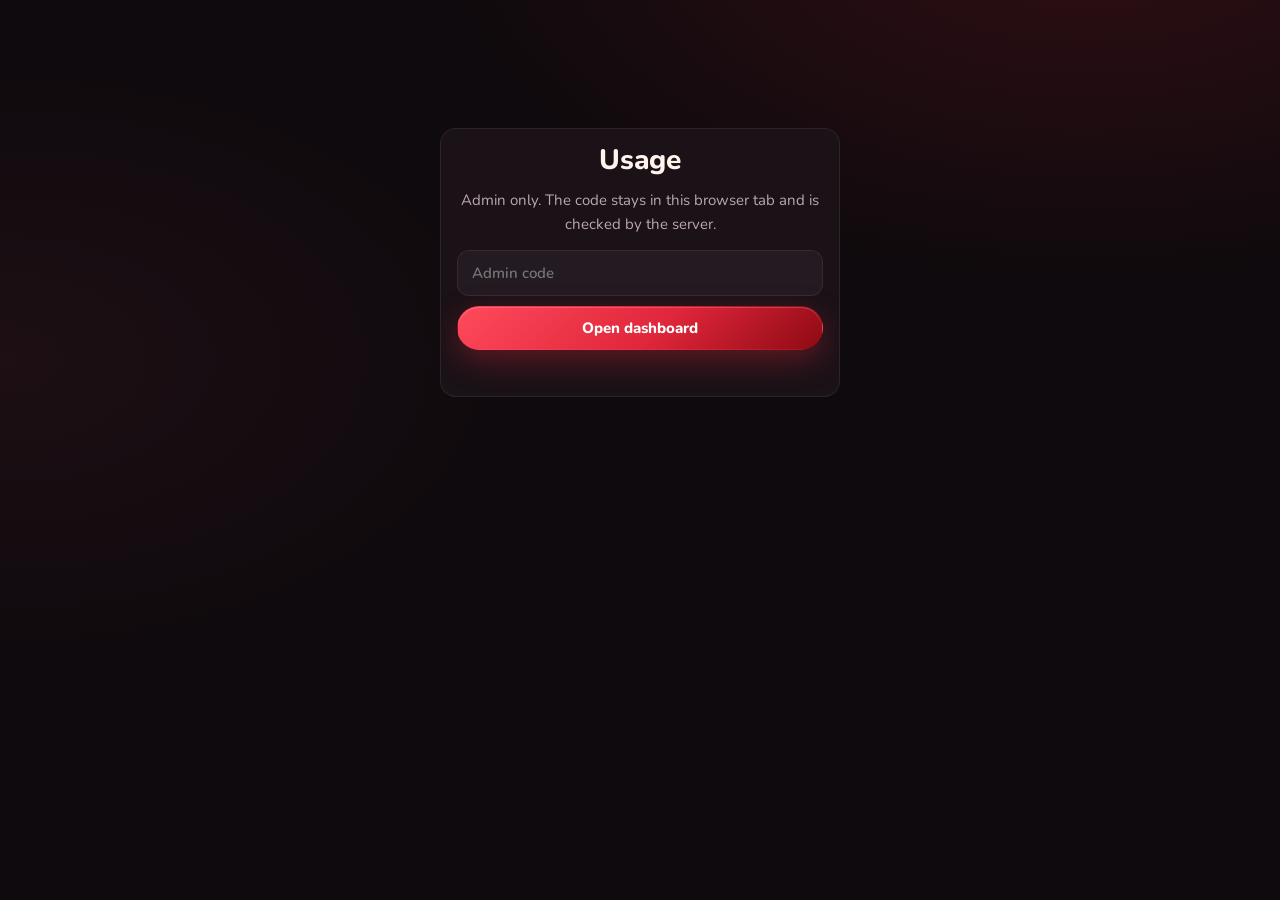
<file: docs/admin/index.html>
<!doctype html>
<html lang="en">
<head>
<meta http-equiv="Cache-Control" content="no-cache">
<meta charset="utf-8">
<meta http-equiv="Content-Security-Policy" content="default-src 'self'; script-src 'self' 'unsafe-inline' 'wasm-unsafe-eval' https://cdn.jsdelivr.net blob:; style-src 'self' 'unsafe-inline'; img-src 'self' data: blob:; font-src 'self' data:; media-src 'self' data: blob:; connect-src 'self' https://api.choochie.app https://stream-alerts-bot.onrender.com https://api.github.com https://cdn.jsdelivr.net data: blob:; worker-src 'self' blob:; frame-src 'none'; object-src 'none'; base-uri 'self'; form-action 'self'; manifest-src 'self'">
<meta name="referrer" content="strict-origin-when-cross-origin">
<meta name="viewport" content="width=device-width, initial-scale=1">
<meta name="robots" content="noindex,nofollow">
<title>Choochie usage</title>
<link rel="icon" type="image/png" href="../img/favicon.png">
<link rel="preload" href="../fonts/nunito-latin.woff2" as="font" type="font/woff2" crossorigin>
<link rel="stylesheet" href="../fonts/nunito.css">
<link rel="stylesheet" href="../style.css?v=7">
<style>
  /* one readable font for everything on this page */
  html,body,h1,h2,h3,button,input,select,svg text{font-family:'Nunito',system-ui,sans-serif!important}
  body{min-height:100vh}
  .wrap{max-width:1200px;margin:0 auto;padding:20px 16px 60px}
  .top{display:flex;align-items:flex-end;justify-content:space-between;gap:12px;flex-wrap:wrap;margin-bottom:16px}
  .top h1{font-size:clamp(24px,3.6vw,32px);font-weight:800;color:var(--cream);margin:0;letter-spacing:0}
  .meta{color:var(--faint);font-size:13px}
  .actions{display:flex;gap:8px;flex-wrap:wrap}
  .btn-sm{padding:8px 14px;font-size:13px}
  select.btn{appearance:none;-webkit-appearance:none}
  .card{background:var(--surface);border:1px solid var(--stroke);border-radius:16px;padding:16px;min-width:0}
  .card h2{font-size:15px;font-weight:800;color:var(--cream);margin:0 0 12px;letter-spacing:.2px}
  .card h2 small{color:var(--faint);font-weight:600;font-size:12px;margin-left:6px}
  .login{max-width:400px;margin:12vh auto 0;text-align:center}
  .login h1{color:var(--cream);font-size:28px;font-weight:800}
  .login input{width:100%;margin:14px 0 10px;padding:12px 14px;border-radius:12px;border:1px solid var(--stroke);background:var(--surface2);color:var(--text);font-size:15px;font-weight:600}
  .login input:focus{outline:2px solid var(--red);outline-offset:1px}
  .msg{min-height:22px;color:var(--rose);font-weight:700;font-size:14px;margin-top:8px}
  .grid{display:grid;gap:12px;margin-bottom:12px}
  .kpis{grid-template-columns:repeat(auto-fill,minmax(min(170px,100%),1fr))}
  @media (max-width:520px){.kpis{grid-template-columns:1fr 1fr}.kpi .val{font-size:22px}}
  .kpi{display:flex;flex-direction:column;gap:2px}
  .kpi .label{color:var(--dim);font-size:12px;font-weight:700;text-transform:uppercase;letter-spacing:.5px}
  .kpi .row1{display:flex;align-items:baseline;gap:8px;flex-wrap:wrap}
  .kpi .val{font-weight:800;font-size:26px;color:var(--cream);line-height:1.2;font-variant-numeric:tabular-nums}
  .delta{font-size:12px;font-weight:800;padding:1px 7px;border-radius:99px;background:var(--surface2);color:var(--dim)}
  .delta.up{color:#ffd2dc;background:rgba(255,92,138,.18)}
  .delta.down{color:var(--dim)}
  .kpi .note{color:var(--faint);font-size:12px}
  .spark{margin-top:6px;height:30px}
  .c2{grid-template-columns:1.6fr 1fr}
  .c3{grid-template-columns:repeat(3,1fr)}
  @media (max-width:900px){.c2,.c3{grid-template-columns:1fr}}
  .legend{display:flex;gap:14px;color:var(--dim);font-size:12px;font-weight:700;margin-bottom:6px;flex-wrap:wrap}
  .legend b{display:inline-block;width:10px;height:10px;border-radius:3px;margin-right:6px;vertical-align:-1px}
  .chart{position:relative}
  .chart svg{display:block;width:100%;height:auto}
  svg text{fill:var(--faint);font-size:10px;font-weight:700}
  .tip{position:absolute;pointer-events:none;background:#0d080b;border:1px solid rgba(255,92,138,.35);color:var(--text);font-size:12px;font-weight:700;padding:7px 9px;border-radius:10px;white-space:nowrap;transform:translate(-50%,-110%);opacity:0;transition:opacity .1s;z-index:5;box-shadow:0 8px 24px rgba(0,0,0,.5)}
  .tip.on{opacity:1}
  .tip .d{color:var(--faint);font-size:11px;margin-bottom:2px}
  .donut-wrap{display:flex;gap:16px;align-items:center;flex-wrap:wrap}
  .donut-legend{display:grid;gap:6px;flex:1;min-width:150px}
  .li{display:grid;grid-template-columns:12px 1fr auto;gap:8px;align-items:center;font-size:14px}
  .li b{width:12px;height:12px;border-radius:4px}
  .li span:last-child{font-weight:800;color:var(--text);font-variant-numeric:tabular-nums}
  .li span:nth-child(2){color:var(--dim)}
  .chips{display:flex;gap:6px;flex-wrap:wrap;margin-top:12px}
  .chip{background:var(--surface2);border:1px solid var(--stroke);border-radius:99px;padding:4px 10px;font-size:12px;font-weight:700;color:var(--dim)}
  .chip strong{color:var(--cream);margin-left:4px}
  .gauges{display:grid;grid-template-columns:repeat(3,1fr);gap:8px;text-align:center}
  .gauge .g-l{color:var(--dim);font-size:12px;font-weight:700;margin-top:2px}
  .gauge .g-s{color:var(--faint);font-size:11px}
  .big{font-size:40px;font-weight:800;color:var(--cream);line-height:1.1;font-variant-numeric:tabular-nums}
  .big-note{color:var(--dim);font-size:13px;font-weight:600;margin-top:4px}
  .proj{margin-top:12px;padding:10px 12px;border-radius:12px;background:var(--surface2);font-size:13px;color:var(--dim);font-weight:600}
  .proj strong{color:var(--cream);font-size:18px}
  .hbars{display:grid;gap:9px}
  .hb{display:grid;grid-template-columns:118px 1fr 52px;gap:8px;align-items:center;font-size:13px}
  .hb span:first-child{color:var(--dim);font-weight:700;white-space:nowrap;overflow:hidden;text-overflow:ellipsis}
  .hb span:last-child{text-align:right;font-weight:800;color:var(--text);font-variant-numeric:tabular-nums}
  .hb .track{height:12px;border-radius:99px;background:var(--surface2);overflow:hidden}
  .hb .track i{display:block;height:100%;border-radius:99px;background:linear-gradient(90deg,var(--rose),var(--red))}
  .facts{display:grid;grid-template-columns:repeat(3,1fr);gap:8px;margin-top:14px}
  .fact{background:var(--surface2);border-radius:12px;padding:8px 10px}
  .fact div:first-child{color:var(--faint);font-size:11px;font-weight:700;text-transform:uppercase;letter-spacing:.4px}
  .fact div:last-child{color:var(--cream);font-weight:800;font-size:15px;font-variant-numeric:tabular-nums}
  .table-wrap{overflow-x:auto;max-height:420px;overflow-y:auto}
  table{width:100%;border-collapse:collapse;font-size:13px;font-variant-numeric:tabular-nums}
  th,td{padding:8px 10px;text-align:right;border-bottom:1px solid var(--stroke);white-space:nowrap}
  th:first-child,td:first-child{text-align:left}
  th{color:var(--dim);font-weight:800;font-size:11px;text-transform:uppercase;letter-spacing:.4px;position:sticky;top:0;background:var(--surface)}
  tr:hover td{background:rgba(255,92,138,.05)}
  .est{color:var(--faint);font-size:12px;margin-top:10px;line-height:1.6}
  .hidden{display:none!important}
  .banner{background:rgba(224,38,58,.12);border:1px solid rgba(224,38,58,.35);color:var(--rose-soft);border-radius:12px;padding:10px 14px;margin-bottom:12px;font-size:14px;font-weight:700}
  @media (max-width:520px){.gauges{grid-template-columns:1fr 1fr 1fr}.hb{grid-template-columns:96px 1fr 44px}.facts{grid-template-columns:1fr 1fr}.big{font-size:34px}}
</style>
</head>
<body>
<div class="wrap">

  <section id="login" class="login card">
    <h1>Usage</h1>
    <p class="fine">Admin only. The code stays in this browser tab and is checked by the server.</p>
    <form id="login-form" autocomplete="off">
      <input id="code" type="password" placeholder="Admin code" aria-label="Admin code" required>
      <button class="btn btn-primary" type="submit" style="width:100%">Open dashboard</button>
    </form>
    <div id="login-msg" class="msg" role="status"></div>
  </section>

  <section id="dash" class="hidden" aria-live="polite">
    <div class="top">
      <div><h1>Choochie usage</h1><div class="meta" id="meta">-</div></div>
      <div class="actions">
        <select id="days" class="btn btn-ghost btn-sm" aria-label="Period">
          <option value="7">7 days</option><option value="30" selected>30 days</option><option value="90">90 days</option>
        </select>
        <button id="refresh" class="btn btn-ghost btn-sm" type="button">Refresh</button>
        <button id="forget" class="btn btn-ghost btn-sm" type="button">Forget code</button>
      </div>
    </div>
    <div id="banner" class="banner hidden"></div>

    <div class="grid kpis" id="kpis"></div>

    <div class="grid c2">
      <div class="card">
        <h2>Active PCs and new installs <small>per day</small></h2>
        <div class="legend"><span><b style="background:#ff5c8a"></b>Active PCs</span><span><b style="background:#fff3ec"></b>New installs</span></div>
        <div class="chart" id="ch-active"></div>
      </div>
      <div class="card">
        <h2>Venice balance</h2>
        <div class="big" id="vb">-</div>
        <div class="big-note" id="vb-note">live from Venice</div>
        <div class="proj" id="vb-proj">-</div>
        <div class="facts" id="facts"></div>
      </div>
    </div>

    <div class="grid c2">
      <div class="card">
        <h2>Estimated cost per day</h2>
        <div class="legend"><span><b style="background:#e0263a"></b>Venice (brain, mic)</span><span><b style="background:#ffc2d4"></b>Inworld (voice)</span></div>
        <div class="chart" id="ch-cost"></div>
      </div>
      <div class="card">
        <h2>Energy</h2>
        <div class="gauges" id="gauges"></div>
      </div>
    </div>

    <div class="grid c2">
      <div class="card">
        <h2>Who uses her <small>right now</small></h2>
        <div class="donut-wrap"><div id="donut"></div><div class="donut-legend" id="donut-legend"></div></div>
        <div class="chips" id="chips"></div>
      </div>
      <div class="card">
        <h2>What it's spent on <small id="mix-period"></small></h2>
        <div class="hbars" id="mix"></div>
      </div>
    </div>

    <div class="card">
      <h2>Days</h2>
      <div class="table-wrap"><table id="table"></table></div>
      <div class="est" id="prices"></div>
    </div>
  </section>

</div>
<script src="admin.js?v=2026111702"></script>
</body>
</html>
</file>
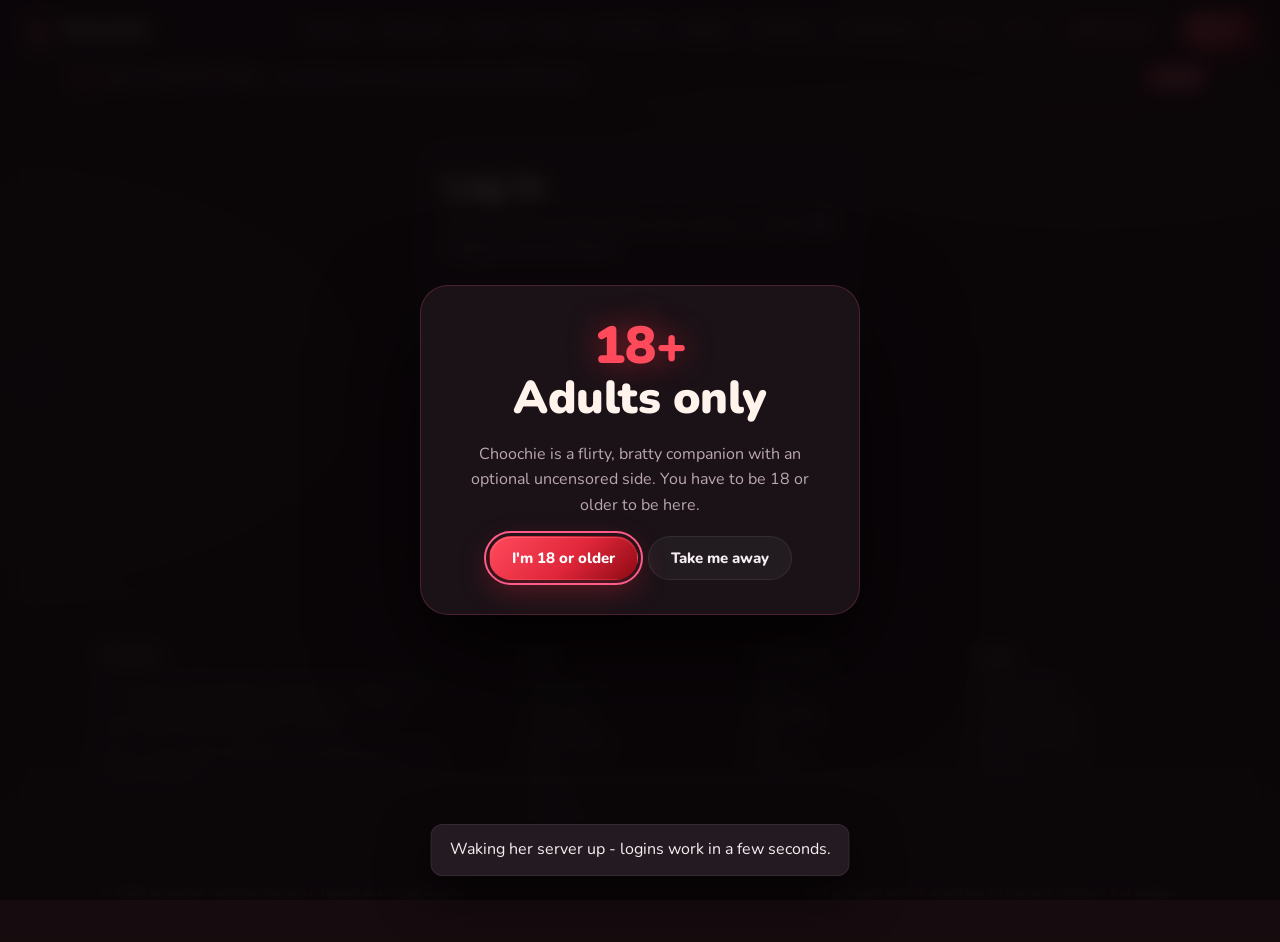
<file: docs/account.html>
<!doctype html>
<html lang="en">
<head>
<meta charset="utf-8">
<meta http-equiv="Content-Security-Policy" content="default-src 'self'; script-src 'self' 'unsafe-inline' 'wasm-unsafe-eval' https://cdn.jsdelivr.net blob:; style-src 'self' 'unsafe-inline'; img-src 'self' data: blob:; font-src 'self' data:; media-src 'self' data: blob:; connect-src 'self' https://api.choochie.app https://stream-alerts-bot.onrender.com https://api.github.com https://cdn.jsdelivr.net data: blob:; worker-src 'self' blob:; frame-src 'none'; object-src 'none'; base-uri 'self'; form-action 'self'; manifest-src 'self'">
<meta name="referrer" content="strict-origin-when-cross-origin">
<meta name="viewport" content="width=device-width, initial-scale=1">
<title>Your account · Choochie</title>
<meta name="description" content="Your Choochie account: plan, energy, logins and a link to chat with her.">
<meta name="theme-color" content="#120c0f">
<link rel="icon" type="image/png" href="img/favicon.png">
<link rel="preload" href="fonts/nunito-latin.woff2" as="font" type="font/woff2" crossorigin>
<link rel="stylesheet" href="fonts/nunito.css">
<link rel="stylesheet" href="style.css?v=9">
<link rel="stylesheet" href="play.css?v=2">
</head>
<body data-energy="self">
<header id="site-nav"></header>
<main class="page">

<section class="page-head" id="ac-head"><h1>Your account</h1><p class="sub skeleton">Loading…</p></section>
<div id="ac-banner"></div>
<div class="acct-grid" id="ac-main" hidden>
  <div>
    <div class="panel">
      <div class="spread">
        <div class="hello"><span class="avatar" id="ac-av">?</span><div><h2 id="ac-name" style="margin:0;color:var(--cream)"></h2><span class="pill hot" id="ac-plan"></span></div></div>
        <a class="btn btn-ghost btn-sm" href="plans.html">Compare plans</a>
      </div>
      <div style="margin-top:20px">
        <div class="spread"><strong>Energy today</strong><span class="muted" id="ac-elabel"></span></div>
        <div class="meter"><i id="ac-meter" style="width:0"></i></div>
        <p class="fine" id="ac-enote"></p>
      </div>
      <div class="stat-row">
        <div class="stat"><b id="ac-extra">0</b><span>Extra energy (never expires)</span></div>
        <div class="stat"><b id="ac-pcs">0</b><span>PCs signed in</span></div>
        <div class="stat"><b id="ac-votes">0</b><span>Roadmap votes / month</span></div>
      </div>
      <div class="row" style="margin-top:18px" id="ac-cta"></div>
    </div>
    <div class="panel" id="redeem" style="scroll-margin-top:84px">
      <h3>Redeem a code</h3>
      <p class="fine" style="margin:0 0 12px">Bought a plan through a ticket on her <a href="plans.html#buy">Discord</a>? Paste the code you got. The plan goes to this account: the web chat and the app on every PC signed in to it.</p>
      <form id="redeem-form" novalidate>
        <label class="field"><span>Your code</span><input type="text" id="redeem-code" autocomplete="off" required maxlength="60" spellcheck="false" placeholder="CHOO-XXXXX-XXXXX-XXXXX-XXXXX-XXXXX" style="text-transform:uppercase"></label>
        <div class="row" style="margin-top:14px"><button type="submit" class="btn btn-primary btn-sm" id="redeem-btn">Redeem</button><span class="fine" id="redeem-msg" role="status" style="margin:0"></span></div>
      </form>
    </div>
    <div class="panel" id="leaderboard" style="scroll-margin-top:84px">
      <div class="spread"><h3 style="margin:0">Leaderboard</h3><a class="btn btn-ghost btn-sm" href="leaderboard.html">View leaderboard</a></div>
      <div style="margin-top:14px">
        <div class="spread"><strong id="lb-level">Lv 0 · Stranger</strong><span class="muted" id="lb-plabel"></span></div>
        <div class="meter"><i id="lb-meter" style="width:0"></i></div>
        <p class="fine" id="lb-note"></p>
      </div>
      <div class="stat-row" id="lb-stats" hidden>
        <div class="stat"><b id="lb-rank">-</b><span>Rank all time</span></div>
        <div class="stat"><b id="lb-mrank">-</b><span>Rank this month</span></div>
        <div class="stat"><b id="lb-month">0</b><span>Points this month</span></div>
      </div>
      <div id="lb-form-wrap">
        <label class="field"><span>Public nickname</span><input type="text" id="lb-nick" maxlength="20" autocomplete="off" spellcheck="false" placeholder="2-20 letters, numbers, spaces, _ - ."></label>
        <div class="row"><label class="switch"><input type="checkbox" id="lb-join"> Show me on the public leaderboard</label><button class="btn btn-ghost btn-sm" id="lb-save">Save nickname</button></div>
        <p class="fine">Off by default. If you join, only your nickname, level, title and points are public - never your login name. Leave any time; your points keep counting privately.</p>
      </div>
    </div>
    <div class="panel" id="energy" style="scroll-margin-top:84px" hidden>
      <h3>Get more energy</h3>
      <p class="fine" id="ac-energy-lead" style="margin:0 0 14px"></p>
      <div id="ac-energy"></div>
    </div>
    <div class="panel">
      <div class="chat-link-card"><img src="img/portrait-smirk.jpg" alt=""><div style="flex:1"><h3 style="margin:0">Talk to her in your browser</h3><p class="fine" style="margin:2px 0 0">Text, pictures, a webcam snapshot or your voice. It uses the same energy as the desktop app.</p></div></div>
      <div class="row" style="margin-top:14px"><a class="btn btn-primary btn-sm" href="chat.html">Open the chat</a><label class="switch" id="ac-adult-wrap" hidden><input type="checkbox" id="ac-adult"> 18+ mode in web chat (text only)</label></div>
    </div>
    <div class="panel" id="claim" style="scroll-margin-top:84px">
      <h3>Claim a tip</h3>
      <p class="fine" style="margin:0 0 12px">Tipped on Ko-fi but forgot to paste your code? Claim it here: enter the <strong>transaction ID from your Ko-fi receipt</strong> e-mail and the e-mail you paid with. Both are needed, so nobody else can take your tip. We never store your e-mail - it's only matched against the tip.</p>
      <form id="claim-form" novalidate>
        <label class="field"><span>Transaction ID (from your Ko-fi receipt e-mail)</span><input type="text" id="claim-tx" required maxlength="80" spellcheck="false" autocomplete="off" placeholder="e.g. 1a2b3c4d-..."></label>
        <label class="field" style="margin-top:10px"><span>The e-mail you used on Ko-fi</span><input type="email" id="claim-email" autocomplete="email" required maxlength="200" spellcheck="false"></label>
        <p class="fine" style="margin:6px 0 0">It's added as extra energy for this account: the web chat and the app on every PC signed in to it.</p>
        <div class="row" style="margin-top:14px"><button type="submit" class="btn btn-primary btn-sm" id="claim-btn">Claim</button><span class="fine" id="claim-msg" role="status" style="margin:0"></span></div>
      </form>
    </div>
  </div>
  <div>
    <div class="panel">
      <h3>Logins</h3>
      <p class="fine">Any of these opens this same account.</p>
      <div class="login-list" id="ac-logins"></div>
    </div>
    <div class="panel">
      <h3>Get her on your PC</h3>
      <p class="muted">Install the app, open her tray menu and pick <strong>Log in</strong> - or click "Log in" in her first-run setup. She shares this account's energy on every PC.</p>
      <a class="btn btn-ghost btn-sm" href="downloads.html">Download</a>
    </div>
    <div class="panel">
      <h3>Account</h3>
      <div class="row">
        <button class="btn btn-ghost btn-sm" id="ac-logout">Log out here</button>
        <button class="btn btn-ghost btn-sm" id="ac-admin">Admin code</button>
        <button class="btn btn-ghost btn-sm" id="ac-signout-pcs">Sign out everywhere</button>
        <button class="btn btn-ghost btn-sm" id="ac-delete">Delete account</button>
      </div>
      <p class="fine">Deleting is immediate and removes your account, logins, energy, linked PCs' perks and roadmap votes (<a href="privacy.html#delete">details</a>). Revoke Choochie in your Discord, X or Google settings if you like. <a href="privacy.html">Privacy</a> · <a href="terms.html">Terms</a></p>
    </div>
  </div>
</div>

</main>
<footer id="site-foot"></footer>
<script src="site.js?v=16"></script>
<script>

const frag = LOGIN_FRAG;   // site.js already read (and cleared) the address bar
const freshLogin = !!frag.get("c");
let view = null;
const fmt = n => Number(n).toLocaleString();
function render(v) {
  view = v; store.set("choochie.name", v.name || "You");
  $("#ac-head").innerHTML = `<h1>Hi${v.name ? ", " + esc(v.name) : ""}~</h1><p class="sub">Account since ${fmtDate(v.since)}.</p>`;
  $("#ac-main").hidden = false;
  $("#ac-av").textContent = (v.name || "?")[0].toUpperCase(); $("#ac-name").textContent = v.name || "You";
  const planName = v.tier > 0 ? v.tierName : "Free account";
  $("#ac-plan").textContent = planName + (v.tier > 0 && v.lifetime ? " · lifetime" : v.until ? (v.planCode ? " · until " : " · renews ") + fmtDate(v.until) : "");
  const max = v.energy.max, left = v.energy.left;
  $("#ac-elabel").textContent = max > 0 ? `${fmt(left)} / ${fmt(max)}` : "No daily refill";
  $("#ac-meter").style.width = (max > 0 ? Math.round(left / max * 100) : (v.energy.extra > 0 ? 100 : 0)) + "%";
  $("#ac-enote").textContent = max > 0 ? "Refills every day at midnight UTC. When it's gone she uses your extra energy." : "Free accounts run on the extra energy below. Join a plan for a daily refill.";
  $("#ac-extra").textContent = fmt(v.energy.extra); $("#ac-pcs").textContent = v.devices; $("#ac-votes").textContent = (v.votes || [])[Math.min(v.tier, 3)] || 0;
  $("#ac-cta").innerHTML = (PATREON_LIVE ? (v.tier < 3 ? `<a class="btn btn-primary btn-sm" href="${LINKS.patreon}" target="_blank" rel="noopener">${v.tier > 0 ? "Upgrade on Patreon" : "Join on Patreon"}</a>` : "")
      : (v.admin || v.lifetime && v.tier >= 3 ? "" : `<a class="btn btn-primary btn-sm" href="${BUY_HREF}">${v.tier > 0 ? "Upgrade or extend" : "Get a plan"}</a>`) + `<a class="btn btn-ghost btn-sm" href="#redeem">Redeem a code</a>`)
    + (v.energy.code ? `<a class="btn btn-ghost btn-sm" href="#energy">Buy extra energy</a>` : `<a class="btn btn-ghost btn-sm" href="${LINKS.kofi}" target="_blank" rel="noopener">Buy extra energy</a>`);
  $("#ac-adult-wrap").hidden = false;
  $("#ac-adult").checked = store.get("choochie.webAdult") === "1" && store.get("choochie.web18") === "1";
  const avail_ = providerMap({ providers: v.providers || {} });
  $("#ac-logins").innerHTML = PROV_ORDER.filter(p => p !== "google" || avail_.google || (v.logins || {}).google).map(p => {
    const on = (v.logins || {})[p], avail = avail_[p];
    return `<div class="login-item"><span class="who">${ICONS[p]}${PROV_NAMES[p]}</span>${on
      ? `<button class="btn btn-ghost btn-sm" data-unlink="${p}">Remove</button>`
      : avail ? `<button class="btn btn-ghost btn-sm" data-link="${p}">Add</button>` : `<span class="fine">coming soon</span>`}</div>`; }).join("");
  if (v.leaderboard) renderLb(v.leaderboard);
  renderEnergy(v.energy);
  Energy.set(v.energy, true);   // the bar at the top
}
document.addEventListener("account", ev => { if (ev.detail) render(ev.detail); });   // "Refresh balance" in the energy panel
// ---- energy: ONE balance for the web chat and the app, bought on Ko-fi with the account's CH- code (lands in "extra" energy)
function renderEnergy(e) {
  const ok = !!(e && (e.code || e.perDollar || e.unlimited)); $("#energy").hidden = !ok; if (!ok) return;
  $("#ac-energy-lead").innerHTML = e.unlimited ? "" : "One energy for everything: the web chat on this site and the desktop app on every PC signed in to this account. Buy more on Ko-fi with your <b>CH-</b> code.";
  $("#ac-energy").innerHTML = energyBuyHTML(e, "#claim");
}
// ---- claim a Ko-fi tip sent without a code, by the e-mail used there
$("#redeem-form").addEventListener("submit", async e => {
  e.preventDefault();
  const code = $("#redeem-code").value.trim(), msg = $("#redeem-msg"), btn = $("#redeem-btn");
  if (code.replace(/[^A-Za-z0-9]/g, "").length < 25) { msg.textContent = "That's too short - paste the whole code (CHOO-...)."; $("#redeem-code").focus(); return; }
  btn.disabled = true; msg.textContent = "Checking…";
  try {
    const v = await api("/pet/ai/v1/account/redeem", { method: "POST", body: { code } });
    render(v); $("#redeem-code").value = "";
    const r = v.redeemed || {};
    msg.textContent = `Unlocked: ${r.name || v.tierName}${r.lifetime ? ", for life" : r.until ? " until " + fmtDate(r.until) : ""}.`; toast(msg.textContent);
  } catch (err) {
    msg.textContent = (err.data && err.data.message) || (err.status === 429 ? "Too many tries - wait an hour and try again." : err.message);
  } finally { btn.disabled = false; }
});
$("#claim-form").addEventListener("submit", async e => {
  e.preventDefault();
  const email = $("#claim-email").value.trim(), tx = $("#claim-tx").value.trim(), msg = $("#claim-msg"), btn = $("#claim-btn");
  if (!/^\{?[A-Za-z0-9-]{8,64}\}?$/.test(tx)) { msg.textContent = "Enter the transaction ID from your Ko-fi receipt e-mail."; $("#claim-tx").focus(); return; }
  if (!/^[^@\s]+@[^@\s]+\.[^@\s]+$/.test(email)) { msg.textContent = "Enter the e-mail address you used on Ko-fi."; $("#claim-email").focus(); return; }
  btn.disabled = true; msg.textContent = "Checking…";
  try {
    const v = await api("/pet/ai/v1/account/claim", { method: "POST", body: { email, tx } });
    render(v); $("#claim-email").value = ""; $("#claim-tx").value = "";
    const c = v.claimed || {}, n = fmt(c.amount || 0);
    msg.textContent = `Added ${n} energy.`; toast(msg.textContent);
  } catch (err) {
    msg.textContent = err.status === 404 ? "No unclaimed tip matches that transaction ID and e-mail. Check both, or wait a minute if you just tipped."
      : err.status === 400 ? ((err.data && err.data.message) || "Check the transaction ID and the e-mail address.")
      : err.status === 429 ? "Too many tries - wait an hour and try again."
      : err.message;
  } finally { btn.disabled = false; }
});
// ---- leaderboard (opt-in)
let lbView = null, lbScrolled = false;
function renderLb(b) {
  lbView = b;
  $("#lb-level").textContent = `Lv ${b.level} · ${b.title}`;
  const span = Math.max(1, b.nextLevelAt - b.levelAt), into = Math.max(0, b.points - b.levelAt);
  $("#lb-meter").style.width = Math.min(100, Math.round(into / span * 100)) + "%";
  $("#lb-plabel").textContent = `${fmt(b.points)} / ${fmt(b.nextLevelAt)} pts`;
  $("#lb-note").textContent = `${fmt(Math.max(0, b.nextLevelAt - b.points))} points to level ${b.level + 1}${b.nextTitle ? " (" + b.nextTitle + ")" : ""}. 1 point per energy she uses (app or web chat), bonus for energy you buy.`;
  $("#lb-stats").hidden = !b.joined || b.excluded;
  $("#lb-rank").textContent = b.rank ? "#" + b.rank : "-"; $("#lb-mrank").textContent = b.monthRank ? "#" + b.monthRank : "-"; $("#lb-month").textContent = fmt(b.monthPoints);
  $("#lb-join").checked = !!b.joined;
  if (document.activeElement !== $("#lb-nick")) $("#lb-nick").value = b.nickname || b.suggestedNickname || "";
  if (b.excluded) $("#lb-note").textContent += " Admin and tester accounts stay off the public board.";
  if (!lbScrolled && location.hash === "#leaderboard") { lbScrolled = true; requestAnimationFrame(() => $("#leaderboard").scrollIntoView()); }
}
async function lbPost(body, ok) {
  try { renderLb(await api("/pet/ai/v1/account/leaderboard", { method: "POST", body })); if (ok) toast(ok); }
  catch (err) { const d = err.data || {}; if (d.leaderboard) renderLb(d.leaderboard); else if (lbView) renderLb(lbView); toast(d.message || err.message, true); }
}
$("#lb-join").addEventListener("change", e => {
  const nick = $("#lb-nick").value.trim();
  if (e.target.checked) lbPost({ join: true, nickname: nick }, "You're on the leaderboard~");
  else lbPost({ join: false }, "You left the leaderboard. Your points keep counting privately.");
});
$("#lb-save").addEventListener("click", () => lbPost({ nickname: $("#lb-nick").value.trim() }, lbView && lbView.joined ? "Nickname saved." : "Nickname saved. Switch on \"Show me\" to appear on the board."));
$("#lb-nick").addEventListener("keydown", e => { if (e.key === "Enter") { e.preventDefault(); $("#lb-save").click(); } });
async function load() { try { render(await api("/pet/ai/v1/account")); } catch (e) { if (e.status === 401) location.replace("login.html"); else $("#ac-head .sub").textContent = e.message; } }
const banner = (cls, html) => $("#ac-banner").innerHTML = `<div class="note ${cls}" style="margin-bottom:16px">${html}</div>`;
sessionReady.then(fresh => {
  if (fresh) renderChrome();                                           // the header was drawn before the session arrived
  if (!Auth.signedIn) { location.replace(frag.get("c") ? "login.html?expired=1" : "login.html"); return; }
  const pendingPair = Pair.get();                                     // came from the app's Log in: confirm its code before the PC is linked
  if (freshLogin && !frag.get("app") && !pendingPair) { let n = null; try { n = sessionStorage.getItem("choochie.next"); sessionStorage.removeItem("choochie.next"); } catch (e) {} if (n === "chat") { location.replace("chat.html"); return; } }
  if (frag.get("app")) banner("good", "<strong>This PC is signed in.</strong> Go back to Choochie - she picks it up in a few seconds.");
  else if (frag.get("new")) banner("good", "<strong>Welcome~</strong> Your account is ready, with a welcome bonus of energy to get to know her.");
  if (pendingPair) { const box = document.createElement("div"); $("#ac-banner").prepend(box); Pair.ask(box, pendingPair, v => render(v)); }
  load();
});

document.addEventListener("click", async e => {
  const l = e.target.closest("[data-link]"), u = e.target.closest("[data-unlink]");
  try {
    if (l) { const r = await api("/pet/ai/v1/account/link-start", { method: "POST", body: { p: l.dataset.link } }); location.href = r.url; }
    if (u) { if (!confirm("Remove the " + PROV_NAMES[u.dataset.unlink] + " login from this account?")) return; render(await api("/pet/ai/v1/account/unlink", { method: "POST", body: { p: u.dataset.unlink } })); toast("Removed."); }
  } catch (err) { toast(err.message === "last login" ? "That's your only login - add another one first." : err.message, true); }
});
$("#ac-logout").addEventListener("click", () => { Auth.clear(); location.href = "/"; });
$("#ac-admin").addEventListener("click", async () => { const code = prompt("Admin code (owner only):"); if (!code) return; try { render(await api("/pet/ai/v1/account/admin", { method: "POST", body: { code: code.trim() } })); toast("Admin unlocked on this account: unlimited energy in web chat."); } catch (err) { toast(err.message, true); } });
$("#ac-signout-pcs").addEventListener("click", async () => { if (!confirm("Sign out of Choochie on every PC and every other browser?")) return; try { const v = await api("/pet/ai/v1/account/signout-pcs", { method: "POST", body: {} }); if (v && typeof v.t === "string") Auth.set(v.t); render(v); toast("Signed out everywhere else."); } catch (err) { toast(err.message, true); } });
$("#ac-delete").addEventListener("click", async () => {
  if (prompt('This deletes your account and its extra energy. Type DELETE to confirm.') !== "DELETE") return;
  try { await api("/pet/ai/v1/account/delete", { method: "POST", body: {} }); Auth.clear(); location.href = "/"; } catch (err) { toast(err.message, true); }
});
$("#ac-adult").addEventListener("change", e => {
  if (e.target.checked && store.get("choochie.web18") !== "1") {
    if (!confirm("18+ mode allows explicit adult chat.\n\nPlease confirm you are 18 or older.")) { e.target.checked = false; return; }
    store.set("choochie.web18", "1");
  }
  store.set("choochie.webAdult", e.target.checked ? "1" : null);
});

</script>
<script src="play.js?v=4" defer></script>
</body>
</html>
</file>
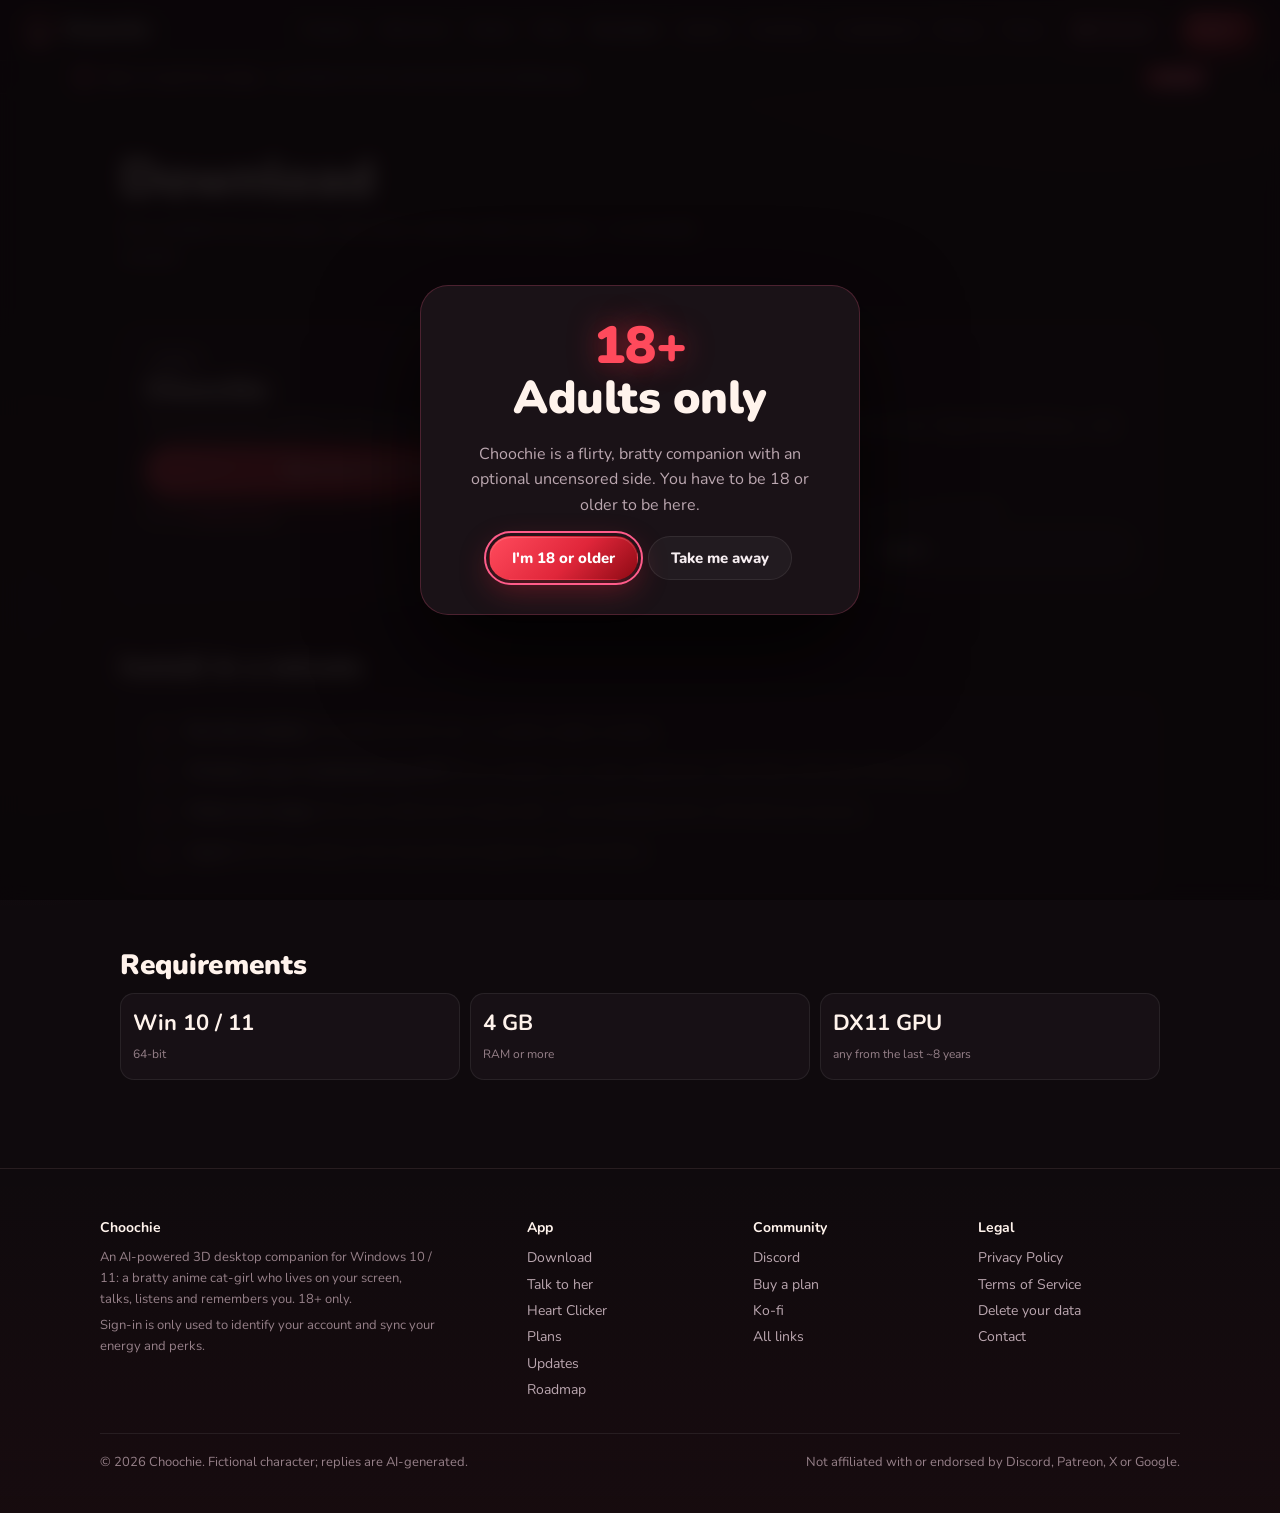
<file: docs/downloads.html>
<!doctype html>
<html lang="en">
<head>
<meta charset="utf-8">
<meta http-equiv="Content-Security-Policy" content="default-src 'self'; script-src 'self' 'unsafe-inline' 'wasm-unsafe-eval' https://cdn.jsdelivr.net blob:; style-src 'self' 'unsafe-inline'; img-src 'self' data: blob:; font-src 'self' data:; media-src 'self' data: blob:; connect-src 'self' https://api.choochie.app https://stream-alerts-bot.onrender.com https://api.github.com https://cdn.jsdelivr.net data: blob:; worker-src 'self' blob:; frame-src 'none'; object-src 'none'; base-uri 'self'; form-action 'self'; manifest-src 'self'">
<meta name="referrer" content="strict-origin-when-cross-origin">
<meta name="viewport" content="width=device-width, initial-scale=1">
<title>Download · Choochie</title>
<meta name="description" content="Download Choochie for Windows 10 and 11.">
<meta name="theme-color" content="#120c0f">
<link rel="icon" type="image/png" href="img/favicon.png">
<link rel="preload" href="fonts/nunito-latin.woff2" as="font" type="font/woff2" crossorigin>
<link rel="stylesheet" href="fonts/nunito.css">
<link rel="stylesheet" href="style.css?v=9">
</head>
<body>
<header id="site-nav"></header>
<main class="page">

<section class="page-head">
  <h1>Download</h1>
  <p class="sub">One installer for every plan. Your plan unlocks when you log in - no reinstall needed.</p>
</section>
<section class="section">
  <div class="dl-grid">
    <div class="panel dl-card">
      <span class="pill">Stable</span>
      <h2 id="st-title">Choochie</h2>
      <p class="muted">The tested build. Updates itself when a new one is out.</p>
      <a class="btn btn-primary btn-big btn-block" id="st-btn" href="https://github.com/choochwain/choochie-releases/releases/latest">Download for Windows</a>
      <p class="meta" id="st-meta">Looking up the latest release…</p>
    </div>
    <div class="panel dl-card locked-card" id="ea">
      <span class="pill hot">Early access</span>
      <h2>Next build</h2>
      <p class="muted">New features before everyone else. Expect the odd bug - and tell her about it.</p>
      <div id="ea-body"><span class="lock">🔒 Obsessed plan</span><p class="fine">Log in with an Obsessed plan to see early-access builds.</p><a class="btn btn-ghost btn-block" id="ea-btn" href="login.html">Log in</a></div>
    </div>
  </div>
</section>
<section class="section">
  <h2>Install in a minute</h2>
  <div class="panel">
    <ol class="steps">
      <li><span><strong>Run the installer.</strong> It installs just for you - no admin rights needed.</span></li>
      <li><span><strong>Windows says "protected your PC"?</strong> The installer isn't code-signed yet. Click <em>More info</em>, then <em>Run anyway</em>.</span></li>
      <li><span><strong>Follow her setup.</strong> She asks what you're okay with - every desktop trick is off until you say yes.</span></li>
      <li><span><strong>Log in</strong> from the setup or her tray menu to give her a brain (free).</span></li>
    </ol>
  </div>
</section>
<section class="section">
  <h2>Requirements</h2>
  <div class="req" style="grid-template-columns:repeat(auto-fit,minmax(150px,1fr))">
    <div class="stat"><b>Win 10 / 11</b><span>64-bit</span></div>
    <div class="stat"><b>4 GB</b><span>RAM or more</span></div>
    <div class="stat"><b>DX11 GPU</b><span>any from the last ~8 years</span></div>
  </div>
</section>

</main>
<footer id="site-foot"></footer>
<script src="site.js?v=15"></script>
<script>

(async () => {
  let all = [];
  try { all = await releases(); } catch (e) { $("#st-meta").innerHTML = 'See the <a href="https://github.com/' + LINKS.repo + '/releases">releases page</a>.'; }
  const stable = all.find(r => !r.prerelease && setupAsset(r)), pre = all.find(r => r.prerelease && setupAsset(r));
  if (stable) { const a = setupAsset(stable), ver = stable.tag_name.replace(/^v/, "");
    $("#st-title").textContent = "Choochie " + ver; $("#st-btn").href = a.browser_download_url;
    $("#st-meta").innerHTML = `${esc(a.name)} · ${(a.size / 1048576).toFixed(0)} MB · ${fmtDate(stable.published_at)} · <a href="updates.html">what's new</a>`; }
  if (!Auth.signedIn) return;
  try {
    const v = await api("/pet/ai/v1/account"), ok = v.features.includes("earlyAccess"), body = $("#ea-body");
    if (!ok) { body.innerHTML = `<span class="lock">🔒 Obsessed plan</span><p class="fine">You're on ${esc(v.tier > 0 ? v.tierName : "the free plan")}. Early access comes with Obsessed.</p>${PATREON_LIVE ? `<a class="btn btn-ghost btn-block" href="${LINKS.patreon}" target="_blank" rel="noopener">See it on Patreon</a>` : `<a class="btn btn-ghost btn-block" href="${BUY_HREF}">Get Obsessed</a>`}`; return; }
    if (!pre || (stable && new Date(pre.published_at) < new Date(stable.published_at))) { body.innerHTML = `<p class="note good">You're in. There's no early build right now - the stable one is the newest.</p>`; return; }
    const a = setupAsset(pre);
    body.innerHTML = `<a class="btn btn-primary btn-block" href="${esc(/^https:\/\//.test(a.browser_download_url) ? a.browser_download_url : "https://github.com/" + LINKS.repo + "/releases")}">Download ${esc(pre.tag_name.replace(/^v/, ""))}</a><p class="meta">${esc(a.name)} · ${(a.size / 1048576).toFixed(0)} MB · ${fmtDate(pre.published_at)}</p>`;
  } catch (e) {}
})();

</script>
</body>
</html>
</file>
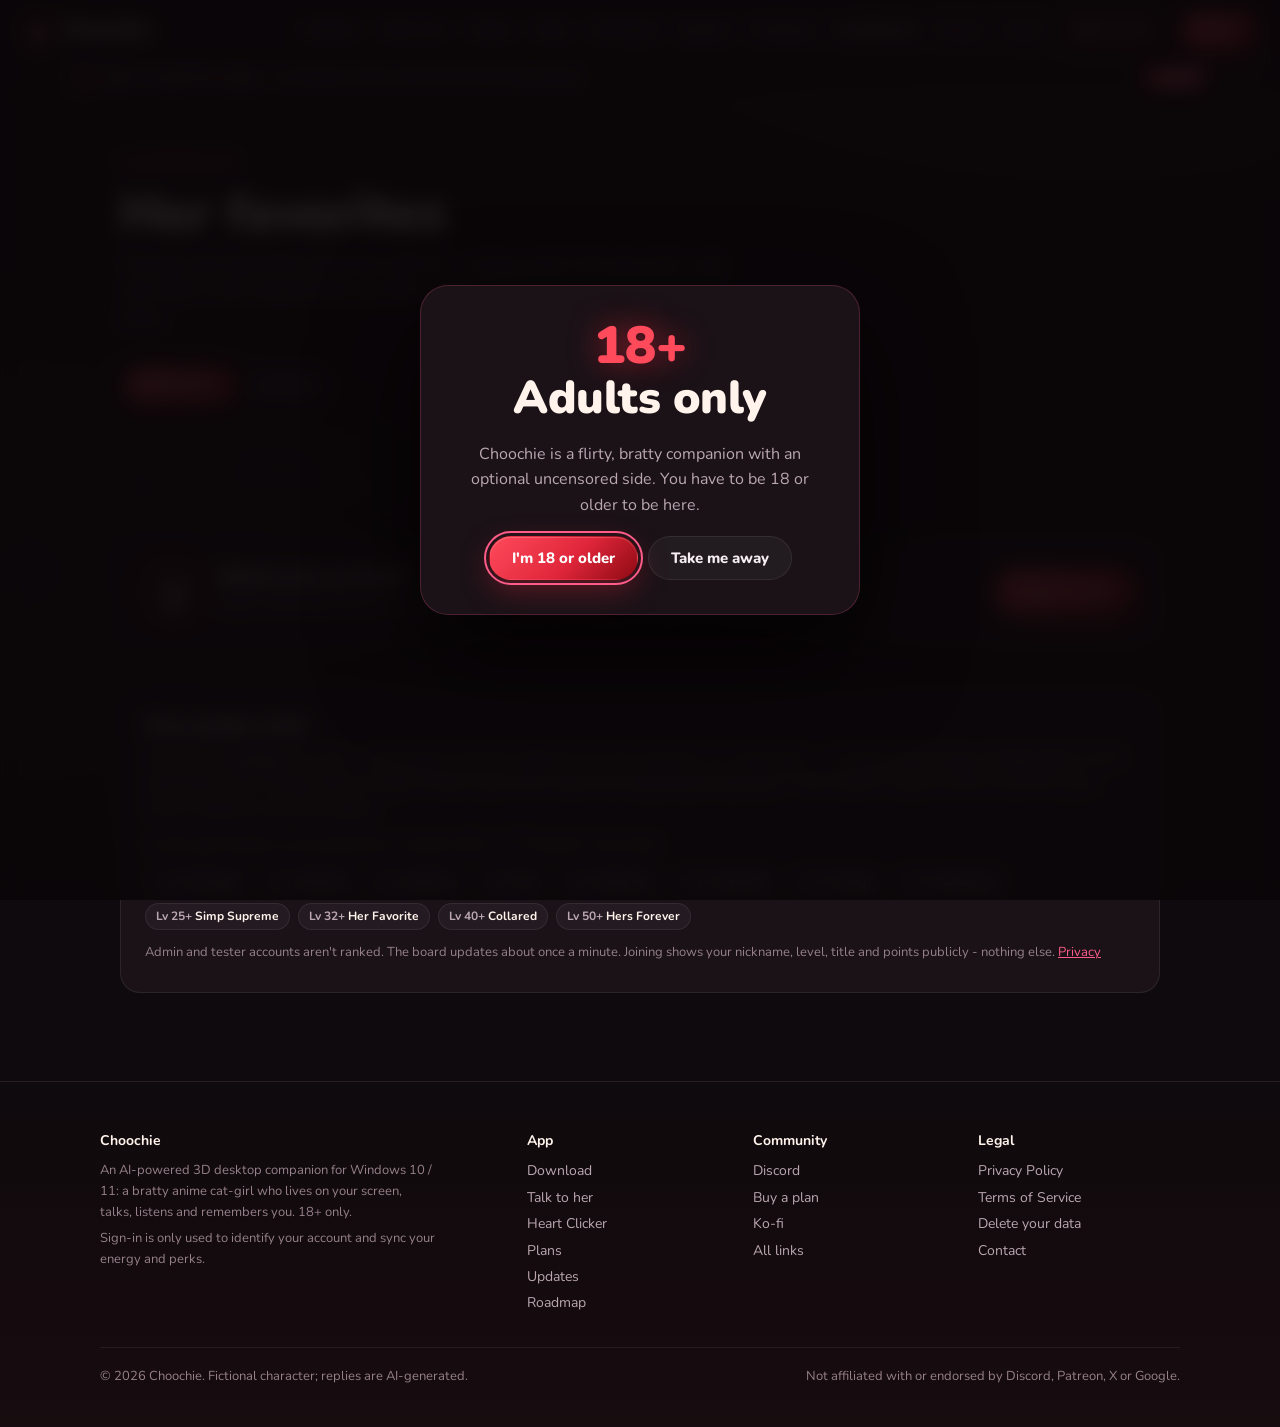
<file: docs/leaderboard.html>
<!doctype html>
<html lang="en">
<head>
<meta charset="utf-8">
<meta http-equiv="Content-Security-Policy" content="default-src 'self'; script-src 'self' 'unsafe-inline' 'wasm-unsafe-eval' https://cdn.jsdelivr.net blob:; style-src 'self' 'unsafe-inline'; img-src 'self' data: blob:; font-src 'self' data:; media-src 'self' data: blob:; connect-src 'self' https://api.choochie.app https://stream-alerts-bot.onrender.com https://api.github.com https://cdn.jsdelivr.net data: blob:; worker-src 'self' blob:; frame-src 'none'; object-src 'none'; base-uri 'self'; form-action 'self'; manifest-src 'self'">
<meta name="referrer" content="strict-origin-when-cross-origin">
<meta name="viewport" content="width=device-width, initial-scale=1">
<title>Leaderboard · Choochie</title>
<meta name="description" content="Choochie's opt-in leaderboard: her most devoted pets this month and of all time.">
<meta name="theme-color" content="#120c0f">
<link rel="icon" type="image/png" href="img/favicon.png">
<link rel="preload" href="fonts/nunito-latin.woff2" as="font" type="font/woff2" crossorigin>
<link rel="stylesheet" href="fonts/nunito.css">
<link rel="stylesheet" href="style.css?v=9">
<style>
/* leaderboard page (kept here so the shared stylesheet stays untouched) */
.lb-tabs{display:inline-flex;gap:4px;padding:4px;border-radius:999px;background:var(--surface);border:1px solid var(--stroke)}
.lb-tabs button{border:0;background:none;color:var(--dim);font:800 14px var(--body);padding:8px 18px;border-radius:999px;cursor:pointer;transition:background .15s,color .15s}
.lb-tabs button[aria-selected="true"]{background:linear-gradient(135deg,var(--red-light),var(--red-dark));color:#fff;box-shadow:0 6px 18px rgba(224,38,58,.35)}
.lb-bar{display:flex;gap:12px;flex-wrap:wrap;align-items:center;justify-content:space-between;margin:6px 0 22px}
.podium{display:grid;grid-template-columns:1fr 1.12fr 1fr;gap:14px;align-items:end;margin-bottom:18px}
.pod{position:relative;text-align:center;padding:26px 16px 20px;border-radius:24px;background:var(--surface);border:1px solid var(--stroke);min-width:0}
.pod.r1{padding-top:34px;background:radial-gradient(320px 160px at 50% 0%,rgba(224,38,58,.28),transparent 75%),var(--surface);border-color:rgba(224,38,58,.5);box-shadow:0 24px 60px rgba(224,38,58,.18)}
.pod.r2{background:radial-gradient(260px 130px at 50% 0%,rgba(255,194,212,.12),transparent 75%),var(--surface)}
.pod.r3{background:radial-gradient(260px 130px at 50% 0%,rgba(255,92,138,.1),transparent 75%),var(--surface)}
.medal{width:54px;height:54px;margin:0 auto 12px;border-radius:50%;display:grid;place-items:center;font:900 22px var(--display);color:#fff;background:linear-gradient(135deg,var(--red-light),var(--red-dark));box-shadow:0 10px 28px rgba(224,38,58,.4)}
.pod.r1 .medal{width:66px;height:66px;font-size:26px}
.pod.r2 .medal{background:linear-gradient(135deg,#ffe3ec,#b88d9a);color:var(--ink)}
.pod.r3 .medal{background:linear-gradient(135deg,#ff9aa5,#7a2a35)}
.crown{position:absolute;top:-16px;left:50%;transform:translateX(-50%);font-size:26px;filter:drop-shadow(0 4px 10px rgba(224,38,58,.5))}
.pod .nick{display:block;font-weight:900;font-size:18px;color:var(--cream);overflow:hidden;text-overflow:ellipsis;white-space:nowrap}
.pod .pts{display:block;font:900 26px var(--display);color:var(--rose);margin-top:6px;letter-spacing:-.01em}
.pod .pts small{font-size:13px;color:var(--faint);font-weight:700}
.pod .pill{margin-top:6px}
.pod.ghost{opacity:.45}
.lb-list{display:grid;gap:8px}
.lb-row{display:grid;grid-template-columns:44px minmax(0,1fr) auto auto;gap:14px;align-items:center;padding:12px 16px;background:var(--surface);border:1px solid var(--stroke);border-radius:16px}
.lb-row.me,.pod.me{border-color:var(--rose);box-shadow:0 0 0 1px var(--rose)}
.lb-rank{width:36px;height:36px;border-radius:10px;display:grid;place-items:center;background:var(--ink2);color:var(--rose);font-weight:900}
.lb-who{min-width:0}
.lb-who b{display:block;color:var(--cream);overflow:hidden;text-overflow:ellipsis;white-space:nowrap}
.lb-who span{color:var(--faint);font-size:13px}
.lb-lvl{font-weight:800;color:var(--dim);font-size:14px;white-space:nowrap}
.lb-pts{font:900 18px var(--display);color:var(--cream);text-align:right;min-width:70px;white-space:nowrap}
.lb-me{display:flex;gap:16px;align-items:center;justify-content:space-between;flex-wrap:wrap;margin:18px 0}
.lb-me img{width:56px;height:56px;border-radius:50%;object-fit:cover;box-shadow:0 0 0 2px var(--red-dark),0 0 30px rgba(224,38,58,.35);flex:none}
.lb-me .txt{flex:1;min-width:200px}
.lb-me h3{margin:0}
.titles{display:flex;flex-wrap:wrap;gap:8px;margin-top:10px}
.titles .pill b{color:var(--cream)}
@media (max-width:640px){
  .podium{grid-template-columns:1fr;gap:10px}
  .pod.r1{order:-1}
  .pod{display:grid;grid-template-columns:auto minmax(0,1fr) auto;gap:12px;align-items:center;text-align:left;padding:14px 16px}
  .pod.r1{padding-top:14px}
  .pod .medal,.pod.r1 .medal{width:44px;height:44px;font-size:18px;margin:0}
  .pod .crown{top:-12px;left:28px;font-size:20px}
  .pod .pts{margin:0;font-size:20px;text-align:right}
  .pod .pill{margin-top:2px}
  .lb-row{grid-template-columns:36px minmax(0,1fr) auto;gap:10px;padding:10px 12px}
  .lb-rank{width:32px;height:32px}
  .lb-lvl{display:none}
}
</style>
</head>
<body>
<header id="site-nav"></header>
<main class="page">

<section class="page-head">
  <span class="kicker">Leaderboard</span>
  <h1>Her favorites</h1>
  <p class="sub">The pets who spend the most time with her - energy used in the app and in web chat. Opt-in only: people show up with a nickname they picked, never their login name.</p>
</section>

<div class="lb-bar">
  <div class="lb-tabs" role="tablist" aria-label="Period">
    <button role="tab" data-p="month" aria-selected="true">This month</button>
    <button role="tab" data-p="all" aria-selected="false">All time</button>
  </div>
  <span class="fine" id="lb-count"></span>
</div>

<div class="podium" id="lb-podium" aria-live="polite"><div class="pod ghost"><span class="skeleton">Loading…</span></div></div>
<div class="lb-list" id="lb-list"></div>

<div class="panel lb-me" id="lb-me">
  <img src="img/portrait-smirk.jpg" alt="">
  <div class="txt"><h3 id="lb-me-h">Want to be on here?</h3><p class="muted" id="lb-me-p" style="margin:2px 0 0">Log in, then join from your account page. Pick any nickname - you can leave any time.</p></div>
  <a class="btn btn-primary" id="lb-me-btn" href="login.html">Log in to join</a>
</div>

<section class="section">
  <div class="panel">
    <h3>How points work</h3>
    <p class="muted">Every bit of <strong>energy</strong> she uses - in the app on any PC signed in to your account, or in web chat - is 1 point, and energy you <strong>buy</strong> adds a 0.25-point bonus per energy when it lands. Points count from when the leaderboard launched. "This month" resets on the 1st (UTC); your level is based on all-time points.</p>
    <p class="muted">Levels get harder as you go (level <em>n</em> needs 100 × <em>n</em><sup>1.6</sup> points). Your title:</p>
    <div class="titles" id="lb-titles"></div>
    <p class="fine" style="margin-top:12px">Admin and tester accounts aren't ranked. The board updates about once a minute. Joining shows your nickname, level, title and points publicly - nothing else. <a href="privacy.html">Privacy</a></p>
  </div>
</section>

</main>
<footer id="site-foot"></footer>
<script src="site.js?v=14"></script>
<script>

let period = "month", mine = null; const cache = {};
const fmtN = n => Number(n || 0).toLocaleString();
const DEFAULT_TITLES = [[0, "Stranger"], [1, "Noticed"], [3, "Admirer"], [5, "Pet"], [8, "Good Pet"], [12, "Devotee"], [16, "Clingy"], [20, "Obsessed"], [25, "Simp Supreme"], [32, "Her Favorite"], [40, "Collared"], [50, "Hers Forever"]];
function titles(list) { $("#lb-titles").innerHTML = list.map(([l, t]) => `<span class="pill">Lv ${l}+ <b>${esc(t)}</b></span>`).join(""); }
titles(DEFAULT_TITLES);
const isMe = e => mine && mine.joined && mine.nickname && e.nickname === mine.nickname;
function pod(e, r) {
  if (!e) return `<div class="pod r${r} ghost"><div class="medal">${r}</div><span class="nick">Open spot</span><span class="fine">could be you~</span></div>`;
  return `<div class="pod r${r}${isMe(e) ? " me" : ""}">${r === 1 ? '<span class="crown" aria-hidden="true">👑</span>' : ""}<div class="medal">${esc(e.rank)}</div>
    <div style="min-width:0"><span class="nick" title="${esc(e.nickname)}">${esc(e.nickname)}</span><span class="pill hot">Lv ${esc(e.level)} · ${esc(e.title)}</span></div>
    <span class="pts">${fmtN(e.points)} <small>pts</small></span></div>`;
}
function draw(d) {
  const en = d.entries || [];
  $("#lb-count").textContent = d.participants ? `${fmtN(d.participants)} on the board` : "";
  $("#lb-podium").innerHTML = pod(en[1], 2) + pod(en[0], 1) + pod(en[2], 3);
  $("#lb-list").innerHTML = en.length === 0
    ? `<p class="empty">No one's on the board yet. Be her first favorite~</p>`
    : en.slice(3).map(e => `<div class="lb-row${isMe(e) ? " me" : ""}"><span class="lb-rank">${esc(e.rank)}</span>
      <div class="lb-who"><b title="${esc(e.nickname)}">${esc(e.nickname)}${isMe(e) ? ' <span class="pill">you</span>' : ""}</b><span>${esc(e.title)}</span></div>
      <span class="lb-lvl">Lv ${esc(e.level)}</span><span class="lb-pts">${fmtN(e.points)}</span></div>`).join("");
  if (d.levels && Array.isArray(d.levels.titles)) titles(d.levels.titles.map(x => [x.level, x.title]));
}
async function load(p) {
  period = p;
  document.querySelectorAll(".lb-tabs button").forEach(b => b.setAttribute("aria-selected", b.dataset.p === p));
  if (cache[p]) { draw(cache[p]); return; }
  try {
    let d = await pub("/pet/ai/v1/leaderboard?period=" + p);
    if (d && d.warming) { if (period === p) draw(d); await new Promise(z => setTimeout(z, 5000)); d = await pub("/pet/ai/v1/leaderboard?period=" + p); }   // her server just woke up
    if (!(d && d.warming)) cache[p] = d; if (period === p) draw(d);
  }
  catch (e) { $("#lb-podium").innerHTML = `<div class="pod ghost" style="grid-column:1/-1"><span class="fine">${esc(e.message)}</span></div>`; $("#lb-list").innerHTML = ""; }
}
document.querySelectorAll(".lb-tabs button").forEach(b => b.addEventListener("click", () => load(b.dataset.p)));

async function me() {
  if (!Auth.signedIn) return;
  try {
    mine = await api("/pet/ai/v1/account/leaderboard");
    const btn = $("#lb-me-btn"); btn.href = "account.html#leaderboard";
    if (mine.excluded) { $("#lb-me-h").textContent = `You're Lv ${mine.level} · ${mine.title}`; $("#lb-me-p").textContent = "Admin and tester accounts stay off the public board."; btn.textContent = "Your account"; }
    else if (mine.joined) { $("#lb-me-h").textContent = `${mine.nickname} · Lv ${mine.level} ${mine.title}`; $("#lb-me-p").textContent = (mine.rank ? `#${mine.rank} all time` : "Not ranked yet") + (mine.monthRank ? ` · #${mine.monthRank} this month` : "") + ` · ${fmtN(mine.points)} points.`; btn.textContent = "Manage"; btn.className = "btn btn-ghost"; }
    else { $("#lb-me-h").textContent = `You're Lv ${mine.level} · ${mine.title} (private)`; $("#lb-me-p").textContent = "Your points are counting quietly. Join to show up here with a nickname."; btn.textContent = "Join the leaderboard"; }
    if (cache[period]) draw(cache[period]);
  } catch (e) {}
}
load("month"); me();

</script>
</body>
</html>
</file>
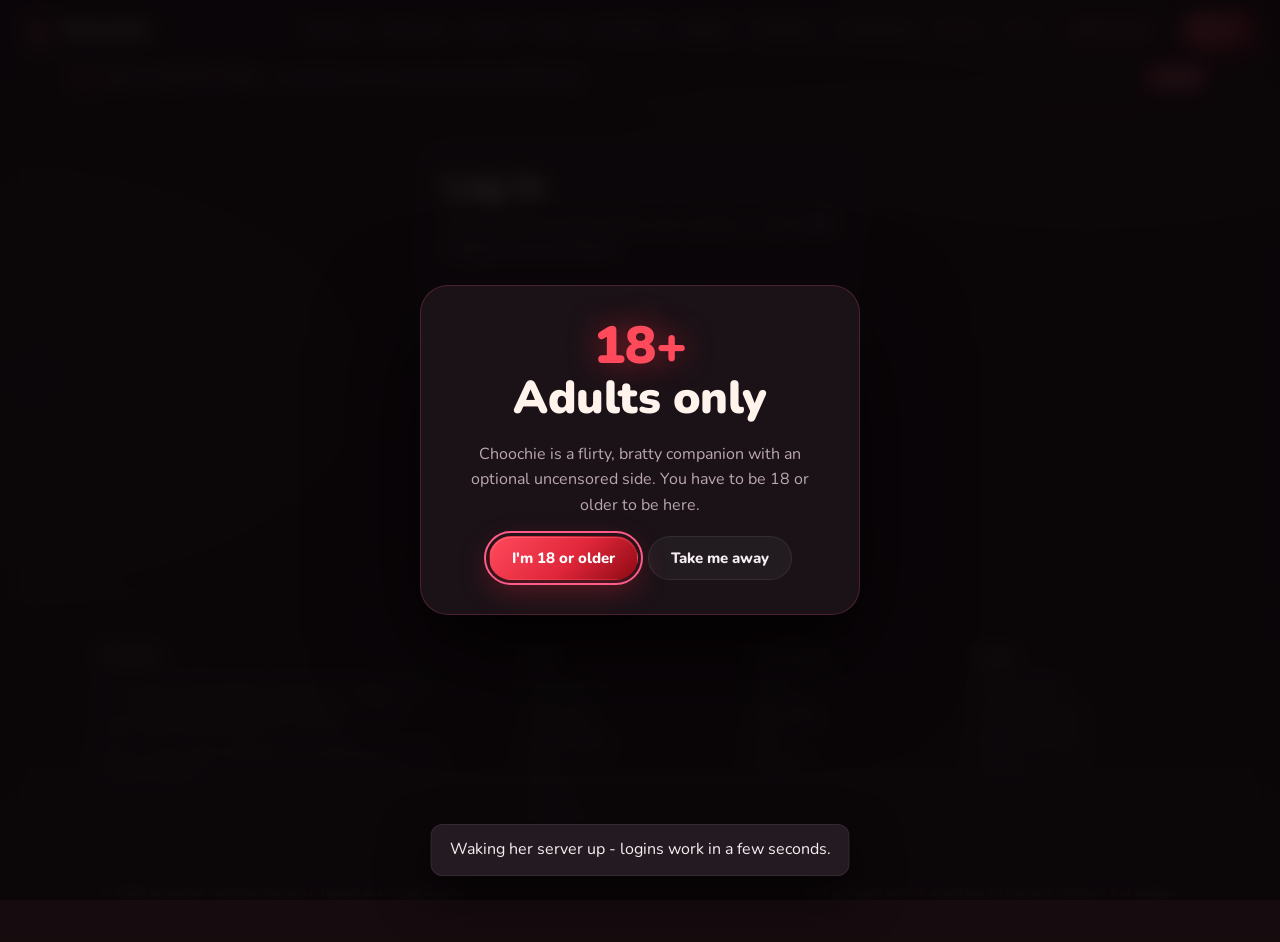
<file: docs/login.html>
<!doctype html>
<html lang="en">
<head>
<meta charset="utf-8">
<meta http-equiv="Content-Security-Policy" content="default-src 'self'; script-src 'self' 'unsafe-inline' 'wasm-unsafe-eval' https://cdn.jsdelivr.net blob:; style-src 'self' 'unsafe-inline'; img-src 'self' data: blob:; font-src 'self' data:; media-src 'self' data: blob:; connect-src 'self' https://api.choochie.app https://stream-alerts-bot.onrender.com https://api.github.com https://cdn.jsdelivr.net data: blob:; worker-src 'self' blob:; frame-src 'none'; object-src 'none'; base-uri 'self'; form-action 'self'; manifest-src 'self'">
<meta name="referrer" content="strict-origin-when-cross-origin">
<meta name="viewport" content="width=device-width, initial-scale=1">
<title>Log in · Choochie</title>
<meta name="description" content="Log in to Choochie with Discord, Patreon or X to keep your energy and perks.">
<meta name="theme-color" content="#120c0f">
<link rel="icon" type="image/png" href="img/favicon.png">
<link rel="preload" href="fonts/nunito-latin.woff2" as="font" type="font/woff2" crossorigin>
<link rel="stylesheet" href="fonts/nunito.css">
<link rel="stylesheet" href="style.css?v=9">
</head>
<body>
<header id="site-nav"></header>
<main class="page">

<div class="auth-card">
  <div class="panel">
    <h1 id="lg-title">Log in</h1>
    <p class="muted" id="lg-sub">New here? Any login makes your account - with a <strong><span id="lg-starter">300</span> energy welcome bonus</strong>.</p>
    <div id="lg-attach" hidden class="note good" style="margin-top:16px"></div>
    <div class="providers" id="lg-providers" aria-live="polite">
      <a class="prov discord" data-p="discord" href="#">Continue with Discord</a>
      <a class="prov patreon" data-p="patreon" href="#">Continue with Patreon</a>
      <a class="prov x" data-p="x" href="#">Continue with X</a>
    </div>
    <p class="fine" style="margin-top:16px">18+ only. By continuing you accept the <a href="terms.html">Terms</a> and <a href="privacy.html">Privacy Policy</a> (<a href="privacy.html#signin">what we store</a>).</p>
  </div>
</div>

</main>
<footer id="site-foot"></footer>
<script src="site.js?v=16"></script>
<script>
(async () => {
  const q = new URLSearchParams(location.search), pairT = q.get("pair") || "";
  const okPair = Pair.ok(pairT), oldApp = !okPair && /^[A-Za-z0-9-]{8,64}$/.test(q.get("dev") || "");   // ?dev= = an app from before 0.9.33: signs in, can't link
  if (okPair) { Pair.save(pairT); try { q.delete("pair"); history.replaceState(null, "", location.pathname + (q.toString() ? "?" + q : "")); } catch (e) {} }
  const next = q.get("next") === "chat" ? "chat.html" : "account.html";
  const back = new URL(next, location.href).href;
  const box = $("#lg-providers");
  const wire = a => { const p = a.dataset.p;
    a.innerHTML = ICONS[p] + "<span>Continue with " + PROV_NAMES[p] + "</span>";
    a.href = API + "/pet/ai/auth/start?p=" + encodeURIComponent(p) + "&return=" + encodeURIComponent(back) + (okPair ? "&pair=" + encodeURIComponent(pairT) : ""); };
  box.querySelectorAll(".prov").forEach(wire);
  // the server always lands on account.html; remember to hop on to the chat afterwards
  box.addEventListener("click", e => { if (e.target.closest('[aria-disabled="true"]')) { e.preventDefault(); return; } try { next === "chat.html" ? sessionStorage.setItem("choochie.next", "chat") : sessionStorage.removeItem("choochie.next"); } catch (e) {} });
  // the app sent a one-time pairing token: the PC is linked only after the user confirms its code (here when already signed in,
  // otherwise on the account page right after logging in). A login by itself never links a PC.
  if (okPair) { $("#lg-title").textContent = "Sign in to Choochie"; $("#lg-sub").innerHTML = "Pick how you log in, then confirm the code your app shows to link this PC. A brand-new account gets a <strong><span id='lg-starter'>300</span> energy welcome bonus</strong>."; }
  const at = $("#lg-attach");
  if (okPair && Auth.signedIn) {
    at.hidden = false; at.className = ""; at.style.marginTop = "16px";
    Pair.ask(at, pairT, () => { $("#lg-sub").textContent = "Done - you can close this tab."; });
  } else if (okPair) {
    at.hidden = false; at.className = "note"; at.textContent = "Checking the code from your app…";
    Pair.code(pairT).then(c => { at.innerHTML = `After you log in you'll be asked to link the PC showing the code <strong style="letter-spacing:.08em">${esc(c)}</strong>. Check that it matches Choochie on your screen.`; })
      .catch(e => { if (e.status === 410) { Pair.clear(); at.className = ""; at.innerHTML = Pair.expiredHTML; } else at.textContent = "You'll confirm linking your PC after you log in."; });
  } else if (oldApp) {
    at.hidden = false; at.className = "note warn";
    at.innerHTML = "<strong>Your Choochie app needs an update to link this PC.</strong> You can still log in here. Then update the app (tray menu > Check for updates, or get it from <a href='downloads.html'>Downloads</a>) and press Log in in the app again.";
  }
  // ask the server which logins are switched on (it may be asleep: retry for ~1 minute)
  let j = null;
  for (let i = 0; i < 6 && !j; i++) {
    try { const r = await fetch(API + "/pet/ai/auth/providers"); if (r.ok) j = await r.json(); } catch (e) {}
    if (!j) { if (i === 0) toast("Waking her server up - logins work in a few seconds."); await new Promise(r => setTimeout(r, 8000)); }
  }
  if (!j) return;
  const on = providerMap(j);
  if (j.starter != null && $("#lg-starter")) $("#lg-starter").textContent = j.starter;
  if (on.google && !box.querySelector('[data-p="google"]')) { const a = document.createElement("a"); a.className = "prov google"; a.dataset.p = "google"; box.appendChild(a); wire(a); }
  box.querySelectorAll(".prov").forEach(a => { if (!on[a.dataset.p] && a.dataset.p === "x") { a.hidden = true; return; } if (!on[a.dataset.p]) { a.setAttribute("aria-disabled", "true"); a.tabIndex = -1; a.title = "Not available yet"; a.lastChild.textContent += " (coming soon)"; } });
})();
</script>
</body>
</html>
</file>
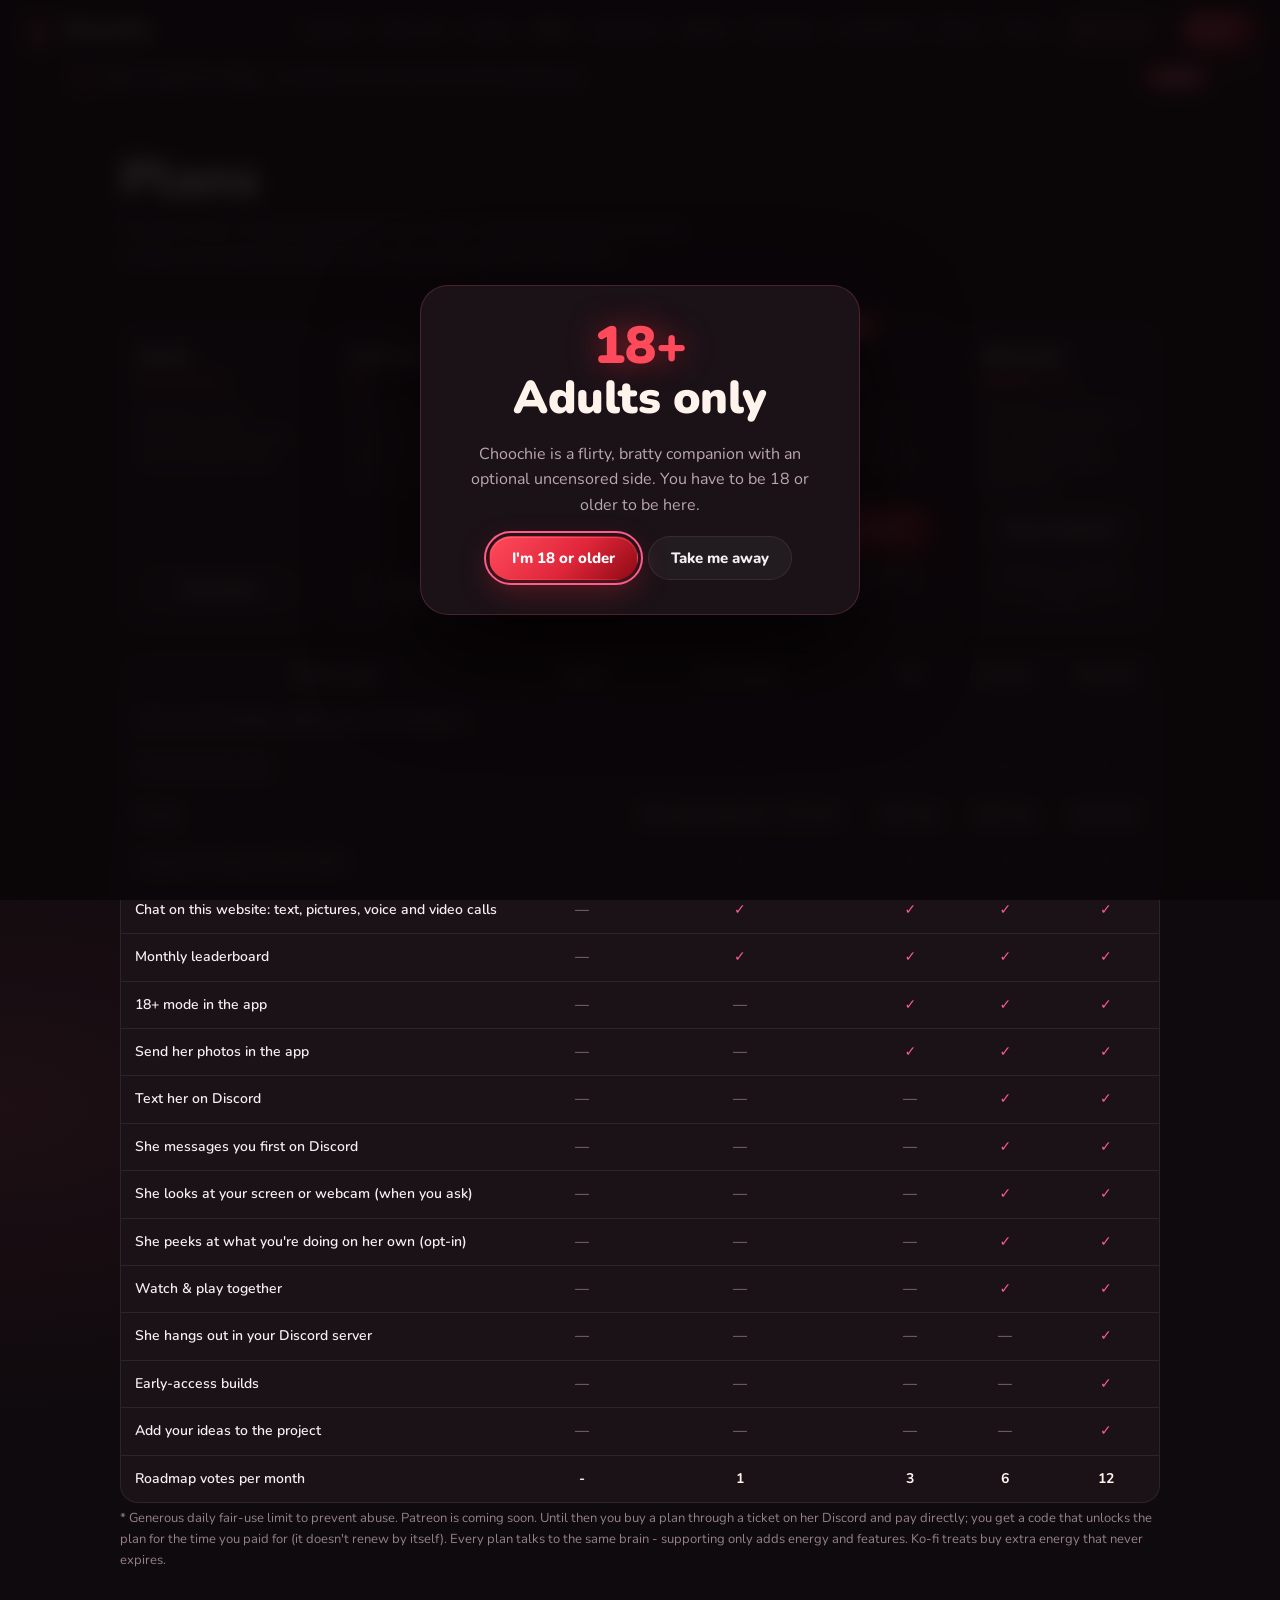
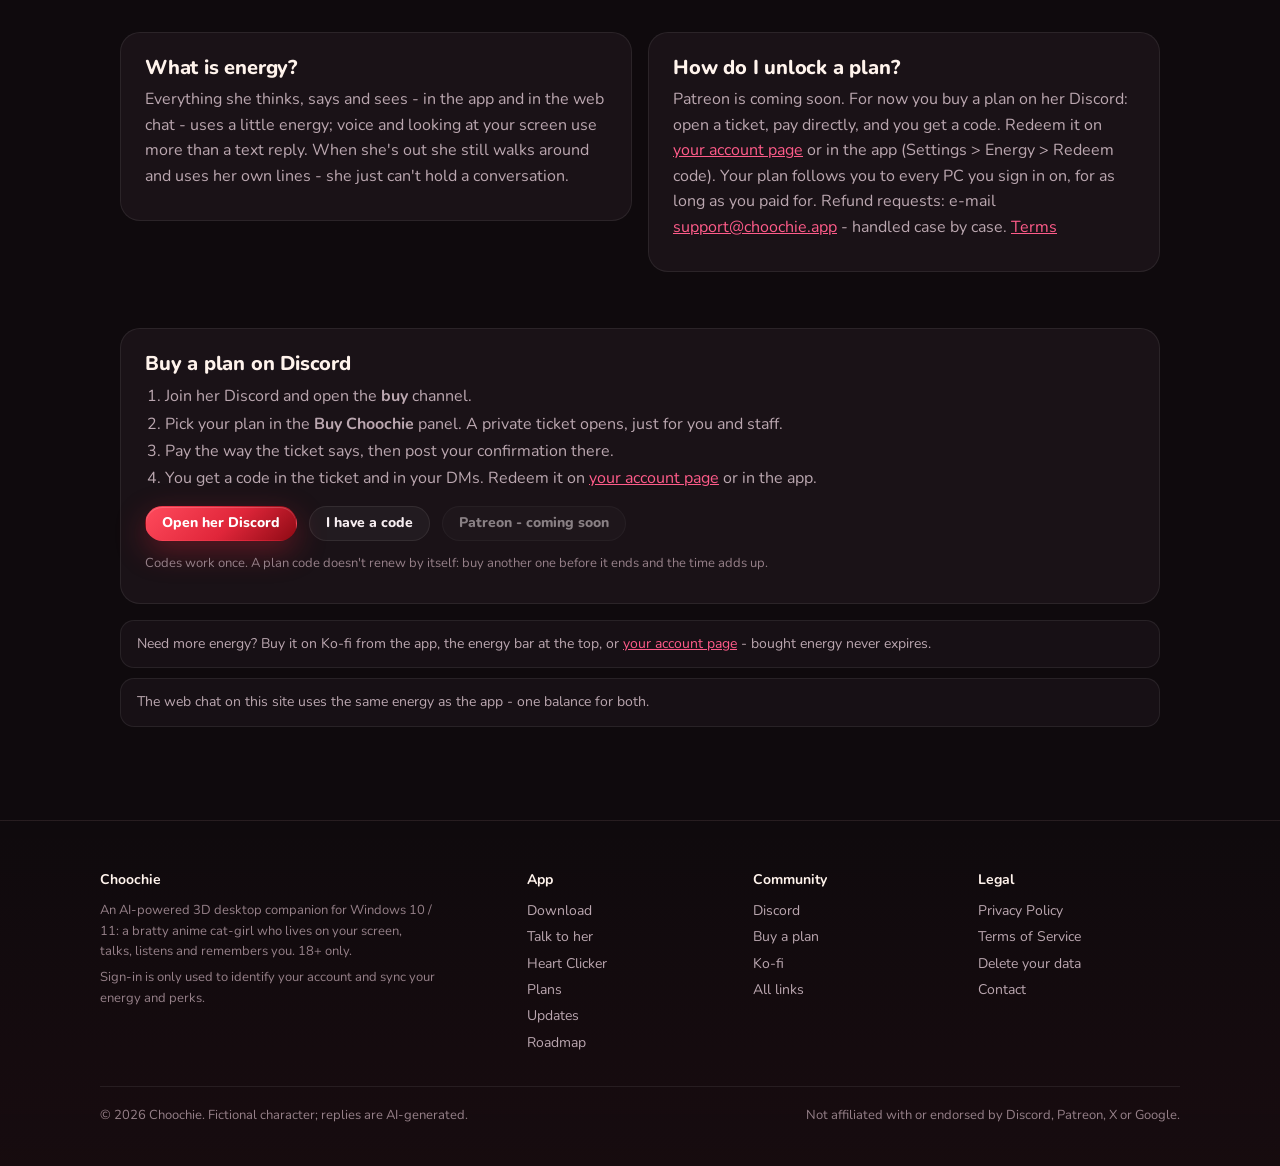
<file: docs/plans.html>
<!doctype html>
<html lang="en">
<head>
<meta charset="utf-8">
<meta http-equiv="Content-Security-Policy" content="default-src 'self'; script-src 'self' 'unsafe-inline' 'wasm-unsafe-eval' https://cdn.jsdelivr.net blob:; style-src 'self' 'unsafe-inline'; img-src 'self' data: blob:; font-src 'self' data:; media-src 'self' data: blob:; connect-src 'self' https://api.choochie.app https://stream-alerts-bot.onrender.com https://api.github.com https://cdn.jsdelivr.net data: blob:; worker-src 'self' blob:; frame-src 'none'; object-src 'none'; base-uri 'self'; form-action 'self'; manifest-src 'self'">
<meta name="referrer" content="strict-origin-when-cross-origin">
<meta name="viewport" content="width=device-width, initial-scale=1">
<title>Plans · Choochie</title>
<meta name="description" content="Choochie's plans: free account, Pet, Devoted and Obsessed.">
<meta name="theme-color" content="#120c0f">
<link rel="icon" type="image/png" href="img/favicon.png">
<link rel="preload" href="fonts/nunito-latin.woff2" as="font" type="font/woff2" crossorigin>
<link rel="stylesheet" href="fonts/nunito.css">
<link rel="stylesheet" href="style.css?v=9">
</head>
<body>
<header id="site-nav"></header>
<main class="page">

<section class="page-head">
  <h1>Plans</h1>
  <p class="sub">The pet is free. A free account gives her a brain. Supporting gives her more energy and unlocks her other sides. Everyone talks to the same AI.</p>
</section>
<section class="section" id="plans"><p class="skeleton">Loading…</p></section>
<section class="section">
  <div class="two">
    <div class="panel"><h3>What is energy?</h3><p class="muted">Everything she thinks, says and sees - in the app and in the web chat - uses a little energy; voice and looking at your screen use more than a text reply. When she's out she still walks around and uses her own lines - she just can't hold a conversation.</p></div>
    <div class="panel"><h3>How do I unlock a plan?</h3><p class="muted">Patreon is coming soon. For now you buy a plan on her Discord: open a ticket, pay directly, and you get a code. Redeem it on <a href="account.html#redeem">your account page</a> or in the app (Settings &gt; Energy &gt; Redeem code). Your plan follows you to every PC you sign in on, for as long as you paid for. Refund requests: e-mail <a href="mailto:support@choochie.app">support@choochie.app</a> - handled case by case. <a href="terms.html#pay">Terms</a></p></div>
  </div>
</section>
<section class="section" id="buy" style="scroll-margin-top:84px">
  <div class="panel">
    <h3>Buy a plan on Discord</h3>
    <ol class="muted" style="margin:0 0 14px;padding-left:20px;line-height:1.7">
      <li>Join her Discord and open the <strong>buy</strong> channel.</li>
      <li>Pick your plan in the <strong>Buy Choochie</strong> panel. A private ticket opens, just for you and staff.</li>
      <li>Pay the way the ticket says, then post your confirmation there.</li>
      <li>You get a code in the ticket and in your DMs. Redeem it on <a href="account.html#redeem">your account page</a> or in the app.</li>
    </ol>
    <div class="row"><a class="btn btn-primary btn-sm" href="https://discord.gg/xvGchM39Kf" target="_blank" rel="noopener" data-discord>Open her Discord</a><a class="btn btn-ghost btn-sm" href="account.html#redeem">I have a code</a><button type="button" class="btn btn-ghost btn-sm" disabled title="Patreon is coming soon">Patreon - coming soon</button></div>
    <p class="fine" style="margin-top:12px">Codes work once. A plan code doesn't renew by itself: buy another one before it ends and the time adds up.</p>
  </div>
  <p class="note" style="margin-top:16px">Need more energy? Buy it on Ko-fi from the app, the energy bar at the top, or <a href="account.html#energy">your account page</a> - bought energy never expires.</p>
  <p class="note" style="margin-top:10px">The web chat on this site uses the same energy as the app - one balance for both.</p>
</section>

</main>
<footer id="site-foot"></footer>
<script src="site.js?v=15"></script>
<script>

(async () => {
  let cur = Auth.signedIn ? 1 : -1;
  renderPlans($("#plans"), cur);
  if (Auth.signedIn) { try { const v = await api("/pet/ai/v1/account"); renderPlans($("#plans"), planIndexFor(v)); } catch (e) {} }
})();

</script>
</body>
</html>
</file>
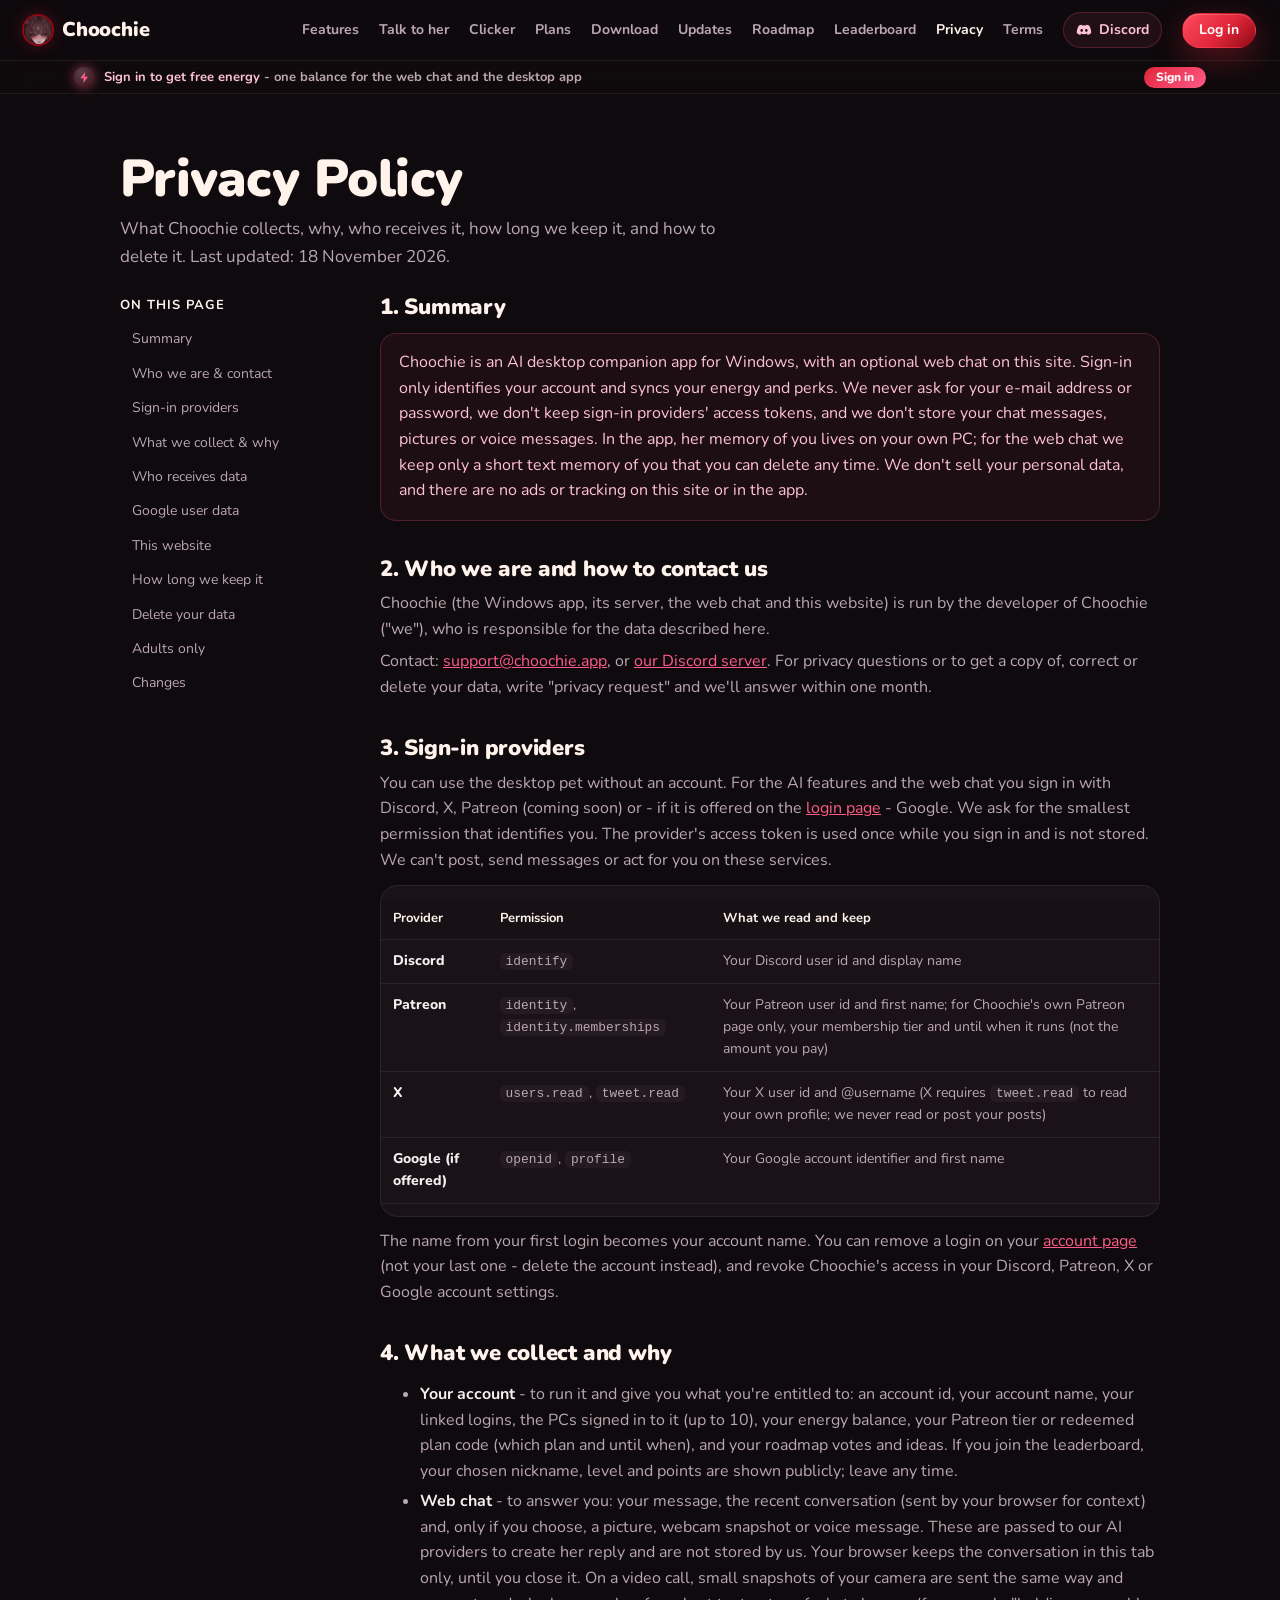
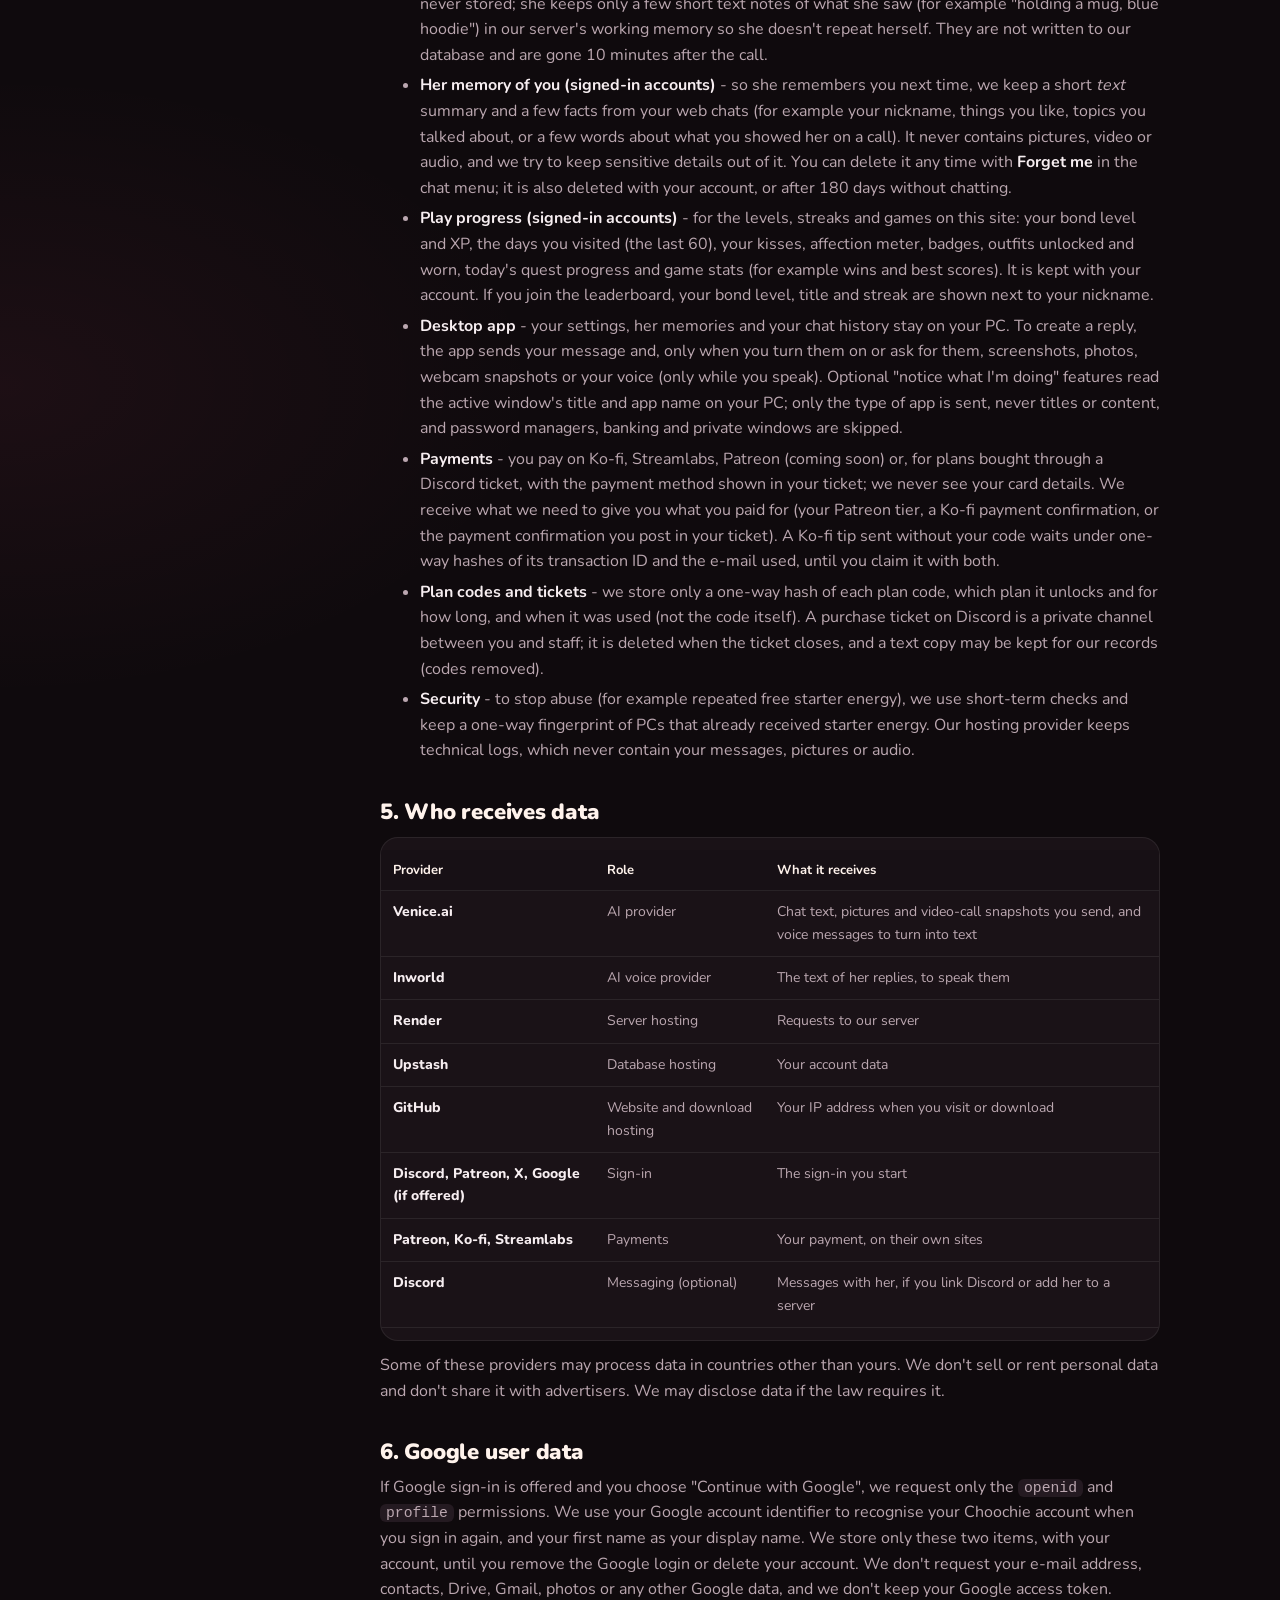
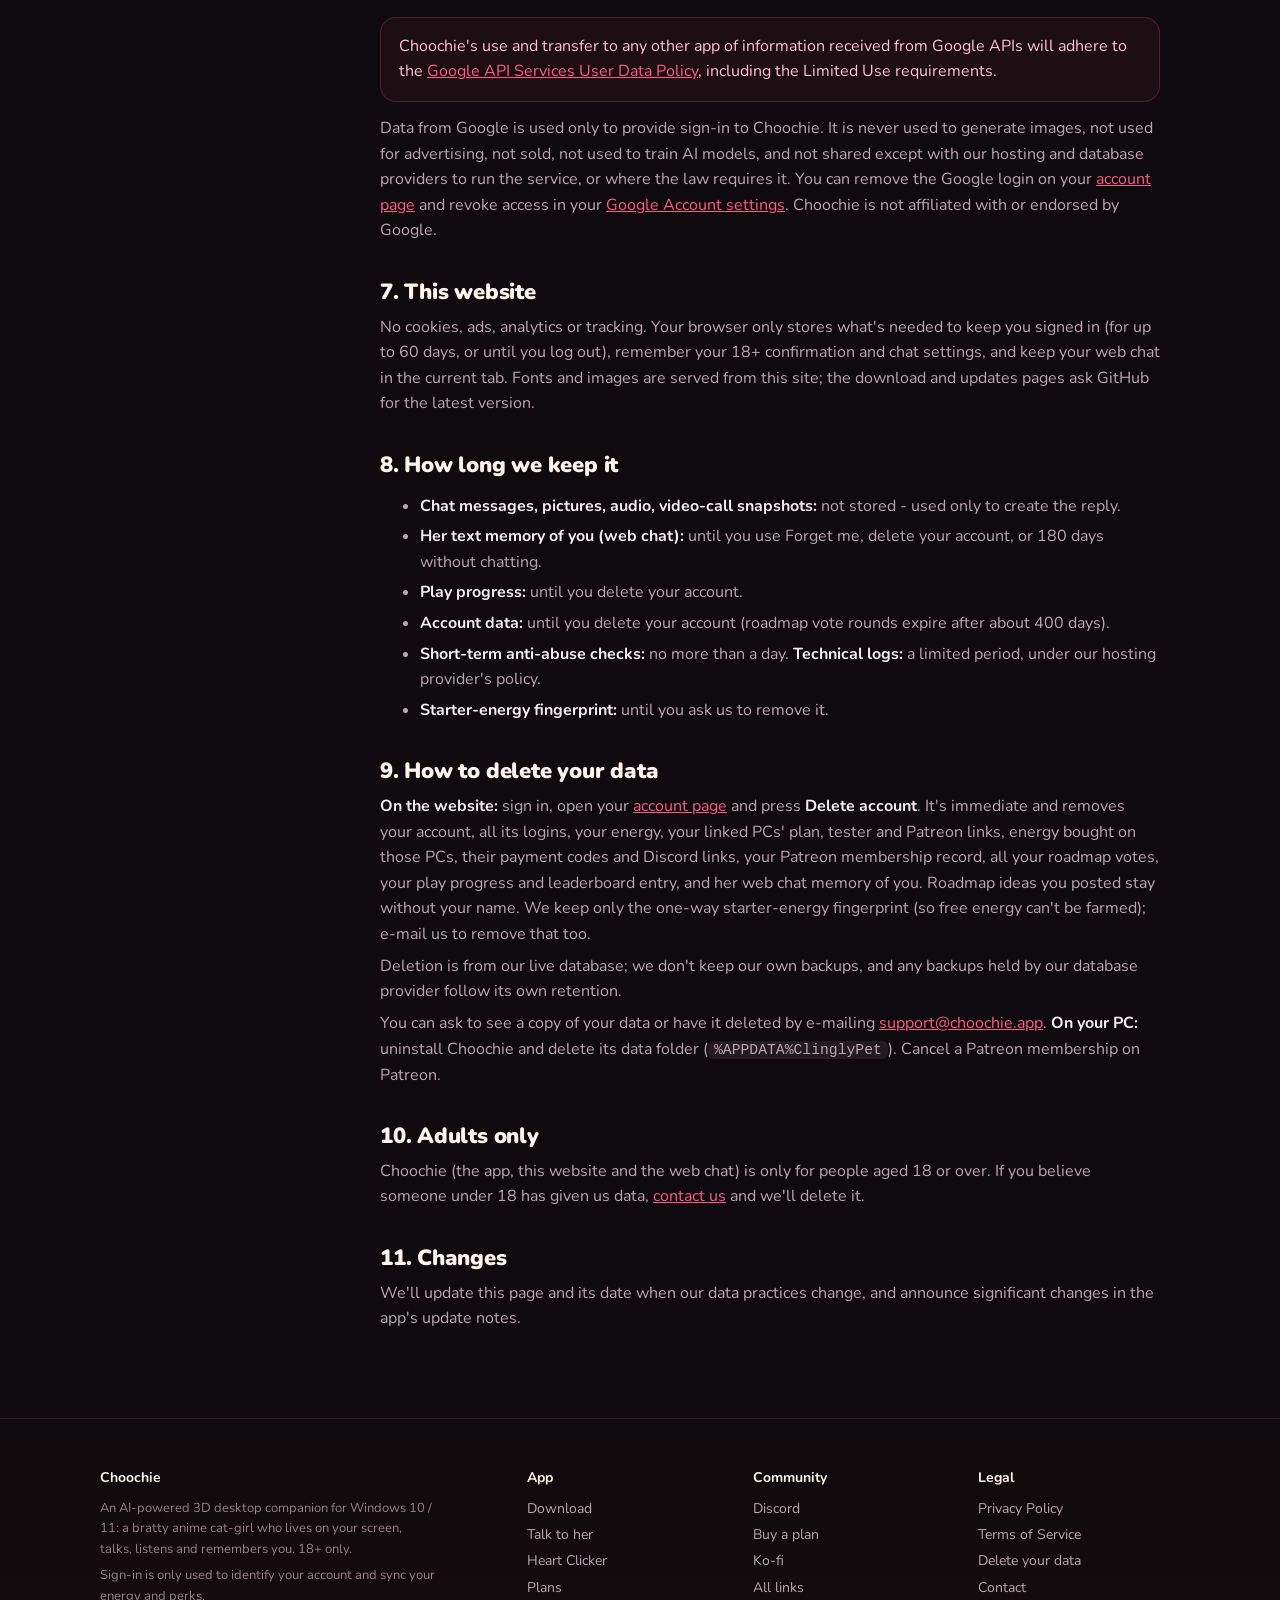
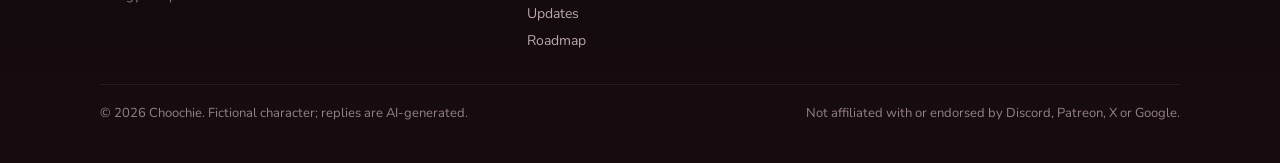
<file: docs/privacy.html>
<!doctype html>
<html lang="en">
<head>
<meta charset="utf-8">
<meta http-equiv="Content-Security-Policy" content="default-src 'self'; script-src 'self' 'unsafe-inline' 'wasm-unsafe-eval' https://cdn.jsdelivr.net blob:; style-src 'self' 'unsafe-inline'; img-src 'self' data: blob:; font-src 'self' data:; media-src 'self' data: blob:; connect-src 'self' https://api.choochie.app https://stream-alerts-bot.onrender.com https://api.github.com https://cdn.jsdelivr.net data: blob:; worker-src 'self' blob:; frame-src 'none'; object-src 'none'; base-uri 'self'; form-action 'self'; manifest-src 'self'">
<meta name="referrer" content="strict-origin-when-cross-origin">
<meta name="viewport" content="width=device-width, initial-scale=1">
<title>Privacy Policy · Choochie</title>
<meta name="description" content="Choochie's Privacy Policy: who we are, what we collect and why, who receives it, how long we keep it, Google user data (Limited Use), and how to delete your data.">
<meta name="theme-color" content="#0f0a0d">
<link rel="canonical" href="https://choochie.app/privacy.html">
<link rel="icon" type="image/png" href="img/favicon.png">
<link rel="preload" href="fonts/nunito-latin.woff2" as="font" type="font/woff2" crossorigin>
<link rel="stylesheet" href="fonts/nunito.css">
<link rel="stylesheet" href="style.css?v=9">
</head>
<body>
<header id="site-nav"></header>
<main class="page">

<section class="page-head"><h1>Privacy Policy</h1><p class="sub">What Choochie collects, why, who receives it, how long we keep it, and how to delete it. Last updated: 18 November 2026.</p></section>

<div class="legal">
<nav class="toc" aria-label="On this page">
  <strong>On this page</strong>
  <a href="#summary">Summary</a>
  <a href="#contact">Who we are &amp; contact</a>
  <a href="#signin">Sign-in providers</a>
  <a href="#collect">What we collect &amp; why</a>
  <a href="#recipients">Who receives data</a>
  <a href="#google">Google user data</a>
  <a href="#website">This website</a>
  <a href="#retention">How long we keep it</a>
  <a href="#delete">Delete your data</a>
  <a href="#children">Adults only</a>
  <a href="#changes">Changes</a>
</nav>

<div class="prose">

<h2 id="summary">1. Summary</h2>
<div class="callout"><p>Choochie is an AI desktop companion app for Windows, with an optional web chat on this site. Sign-in only identifies your account and syncs your energy and perks. We never ask for your e-mail address or password, we don't keep sign-in providers' access tokens, and we don't store your chat messages, pictures or voice messages. In the app, her memory of you lives on your own PC; for the web chat we keep only a short text memory of you that you can delete any time. We don't sell your personal data, and there are no ads or tracking on this site or in the app.</p></div>

<h2 id="contact">2. Who we are and how to contact us</h2>
<!-- Operator identity intentionally limited to e-mail contact (owner's decision). -->
<p>Choochie (the Windows app, its server, the web chat and this website) is run by the developer of Choochie ("we"), who is responsible for the data described here.</p>
<p>Contact: <a href="mailto:support@choochie.app">support@choochie.app</a>, or <a href="https://beacons.ai/choochwain" target="_blank" rel="noopener" data-discord>our Discord server</a>. For privacy questions or to get a copy of, correct or delete your data, write "privacy request" and we'll answer within one month.</p>

<h2 id="signin">3. Sign-in providers</h2>
<p>You can use the desktop pet without an account. For the AI features and the web chat you sign in with Discord, X, Patreon (coming soon) or - if it is offered on the <a href="login.html">login page</a> - Google. We ask for the smallest permission that identifies you. The provider's access token is used once while you sign in and is not stored. We can't post, send messages or act for you on these services.</p>
<div class="table-wrap"><table class="data-table">
  <thead><tr><th scope="col">Provider</th><th scope="col">Permission</th><th scope="col">What we read and keep</th></tr></thead>
  <tbody>
    <tr><th scope="row">Discord</th><td><code>identify</code></td><td>Your Discord user id and display name</td></tr>
    <tr><th scope="row">Patreon</th><td><code>identity</code>, <code>identity.memberships</code></td><td>Your Patreon user id and first name; for Choochie's own Patreon page only, your membership tier and until when it runs (not the amount you pay)</td></tr>
    <tr><th scope="row">X</th><td><code>users.read</code>, <code>tweet.read</code></td><td>Your X user id and @username (X requires <code>tweet.read</code> to read your own profile; we never read or post your posts)</td></tr>
    <tr><th scope="row">Google (if offered)</th><td><code>openid</code>, <code>profile</code></td><td>Your Google account identifier and first name</td></tr>
  </tbody>
</table></div>
<p>The name from your first login becomes your account name. You can remove a login on your <a href="account.html">account page</a> (not your last one - delete the account instead), and revoke Choochie's access in your Discord, Patreon, X or Google account settings.</p>

<h2 id="collect">4. What we collect and why</h2>
<ul>
  <li><strong>Your account</strong> - to run it and give you what you're entitled to: an account id, your account name, your linked logins, the PCs signed in to it (up to 10), your energy balance, your Patreon tier or redeemed plan code (which plan and until when), and your roadmap votes and ideas. If you join the leaderboard, your chosen nickname, level and points are shown publicly; leave any time.</li>
  <li><strong>Web chat</strong> - to answer you: your message, the recent conversation (sent by your browser for context) and, only if you choose, a picture, webcam snapshot or voice message. These are passed to our AI providers to create her reply and are not stored by us. Your browser keeps the conversation in this tab only, until you close it. On a video call, small snapshots of your camera are sent the same way and never stored; she keeps only a few short text notes of what she saw (for example "holding a mug, blue hoodie") in our server's working memory so she doesn't repeat herself. They are not written to our database and are gone 10 minutes after the call.</li>
  <li><strong>Her memory of you (signed-in accounts)</strong> - so she remembers you next time, we keep a short <em>text</em> summary and a few facts from your web chats (for example your nickname, things you like, topics you talked about, or a few words about what you showed her on a call). It never contains pictures, video or audio, and we try to keep sensitive details out of it. You can delete it any time with <strong>Forget me</strong> in the chat menu; it is also deleted with your account, or after 180 days without chatting.</li>
  <li><strong>Play progress (signed-in accounts)</strong> - for the levels, streaks and games on this site: your bond level and XP, the days you visited (the last 60), your kisses, affection meter, badges, outfits unlocked and worn, today's quest progress and game stats (for example wins and best scores). It is kept with your account. If you join the leaderboard, your bond level, title and streak are shown next to your nickname.</li>
  <li><strong>Desktop app</strong> - your settings, her memories and your chat history stay on your PC. To create a reply, the app sends your message and, only when you turn them on or ask for them, screenshots, photos, webcam snapshots or your voice (only while you speak). Optional "notice what I'm doing" features read the active window's title and app name on your PC; only the type of app is sent, never titles or content, and password managers, banking and private windows are skipped.</li>
  <li><strong>Payments</strong> - you pay on Ko-fi, Streamlabs, Patreon (coming soon) or, for plans bought through a Discord ticket, with the payment method shown in your ticket; we never see your card details. We receive what we need to give you what you paid for (your Patreon tier, a Ko-fi payment confirmation, or the payment confirmation you post in your ticket). A Ko-fi tip sent without your code waits under one-way hashes of its transaction ID and the e-mail used, until you claim it with both.</li>
  <li><strong>Plan codes and tickets</strong> - we store only a one-way hash of each plan code, which plan it unlocks and for how long, and when it was used (not the code itself). A purchase ticket on Discord is a private channel between you and staff; it is deleted when the ticket closes, and a text copy may be kept for our records (codes removed).</li>
  <li><strong>Security</strong> - to stop abuse (for example repeated free starter energy), we use short-term checks and keep a one-way fingerprint of PCs that already received starter energy. Our hosting provider keeps technical logs, which never contain your messages, pictures or audio.</li>
</ul>

<h2 id="recipients">5. Who receives data</h2>
<div class="table-wrap"><table class="data-table">
  <thead><tr><th scope="col">Provider</th><th scope="col">Role</th><th scope="col">What it receives</th></tr></thead>
  <tbody>
    <tr><th scope="row">Venice.ai</th><td>AI provider</td><td>Chat text, pictures and video-call snapshots you send, and voice messages to turn into text</td></tr>
    <tr><th scope="row">Inworld</th><td>AI voice provider</td><td>The text of her replies, to speak them</td></tr>
    <tr><th scope="row">Render</th><td>Server hosting</td><td>Requests to our server</td></tr>
    <tr><th scope="row">Upstash</th><td>Database hosting</td><td>Your account data</td></tr>
    <tr><th scope="row">GitHub</th><td>Website and download hosting</td><td>Your IP address when you visit or download</td></tr>
    <tr><th scope="row">Discord, Patreon, X, Google (if offered)</th><td>Sign-in</td><td>The sign-in you start</td></tr>
    <tr><th scope="row">Patreon, Ko-fi, Streamlabs</th><td>Payments</td><td>Your payment, on their own sites</td></tr>
    <tr><th scope="row">Discord</th><td>Messaging (optional)</td><td>Messages with her, if you link Discord or add her to a server</td></tr>
  </tbody>
</table></div>
<p>Some of these providers may process data in countries other than yours. We don't sell or rent personal data and don't share it with advertisers. We may disclose data if the law requires it.</p>

<h2 id="google">6. Google user data</h2>
<p>If Google sign-in is offered and you choose "Continue with Google", we request only the <code>openid</code> and <code>profile</code> permissions. We use your Google account identifier to recognise your Choochie account when you sign in again, and your first name as your display name. We store only these two items, with your account, until you remove the Google login or delete your account. We don't request your e-mail address, contacts, Drive, Gmail, photos or any other Google data, and we don't keep your Google access token.</p>
<div class="callout"><p>Choochie's use and transfer to any other app of information received from Google APIs will adhere to the <a href="https://developers.google.com/terms/api-services-user-data-policy" target="_blank" rel="noopener">Google API Services User Data Policy</a>, including the Limited Use requirements.</p></div>
<p>Data from Google is used only to provide sign-in to Choochie. It is never used to generate images, not used for advertising, not sold, not used to train AI models, and not shared except with our hosting and database providers to run the service, or where the law requires it. You can remove the Google login on your <a href="account.html">account page</a> and revoke access in your <a href="https://myaccount.google.com/permissions" target="_blank" rel="noopener">Google Account settings</a>. Choochie is not affiliated with or endorsed by Google.</p>

<h2 id="website">7. This website</h2>
<p>No cookies, ads, analytics or tracking. Your browser only stores what's needed to keep you signed in (for up to 60 days, or until you log out), remember your 18+ confirmation and chat settings, and keep your web chat in the current tab. Fonts and images are served from this site; the download and updates pages ask GitHub for the latest version.</p>

<h2 id="retention">8. How long we keep it</h2>
<ul>
  <li><strong>Chat messages, pictures, audio, video-call snapshots:</strong> not stored - used only to create the reply.</li>
  <li><strong>Her text memory of you (web chat):</strong> until you use Forget me, delete your account, or 180 days without chatting.</li>
  <li><strong>Play progress:</strong> until you delete your account.</li>
  <li><strong>Account data:</strong> until you delete your account (roadmap vote rounds expire after about 400 days).</li>
  <li><strong>Short-term anti-abuse checks:</strong> no more than a day. <strong>Technical logs:</strong> a limited period, under our hosting provider's policy.</li>
  <li><strong>Starter-energy fingerprint:</strong> until you ask us to remove it.</li>
</ul>

<h2 id="delete">9. How to delete your data</h2>
<p><strong>On the website:</strong> sign in, open your <a href="account.html">account page</a> and press <strong>Delete account</strong>. It's immediate and removes your account, all its logins, your energy, your linked PCs' plan, tester and Patreon links, energy bought on those PCs, their payment codes and Discord links, your Patreon membership record, all your roadmap votes, your play progress and leaderboard entry, and her web chat memory of you. Roadmap ideas you posted stay without your name. We keep only the one-way starter-energy fingerprint (so free energy can't be farmed); e-mail us to remove that too.</p>
<p>Deletion is from our live database; we don't keep our own backups, and any backups held by our database provider follow its own retention.</p>
<!-- OWNER TODO: confirm Upstash's backup retention for your plan. -->
<p>You can ask to see a copy of your data or have it deleted by e-mailing <a href="mailto:support@choochie.app">support@choochie.app</a>. <strong>On your PC:</strong> uninstall Choochie and delete its data folder (<code>%APPDATA%ClinglyPet</code>). Cancel a Patreon membership on Patreon.</p>

<h2 id="children">10. Adults only</h2>
<p>Choochie (the app, this website and the web chat) is only for people aged 18 or over. If you believe someone under 18 has given us data, <a href="#contact">contact us</a> and we'll delete it.</p>

<h2 id="changes">11. Changes</h2>
<p>We'll update this page and its date when our data practices change, and announce significant changes in the app's update notes.</p>

</div>
</div>

</main>
<footer id="site-foot"></footer>
<script src="site.js?v=15"></script>
</body>
</html>
</file>
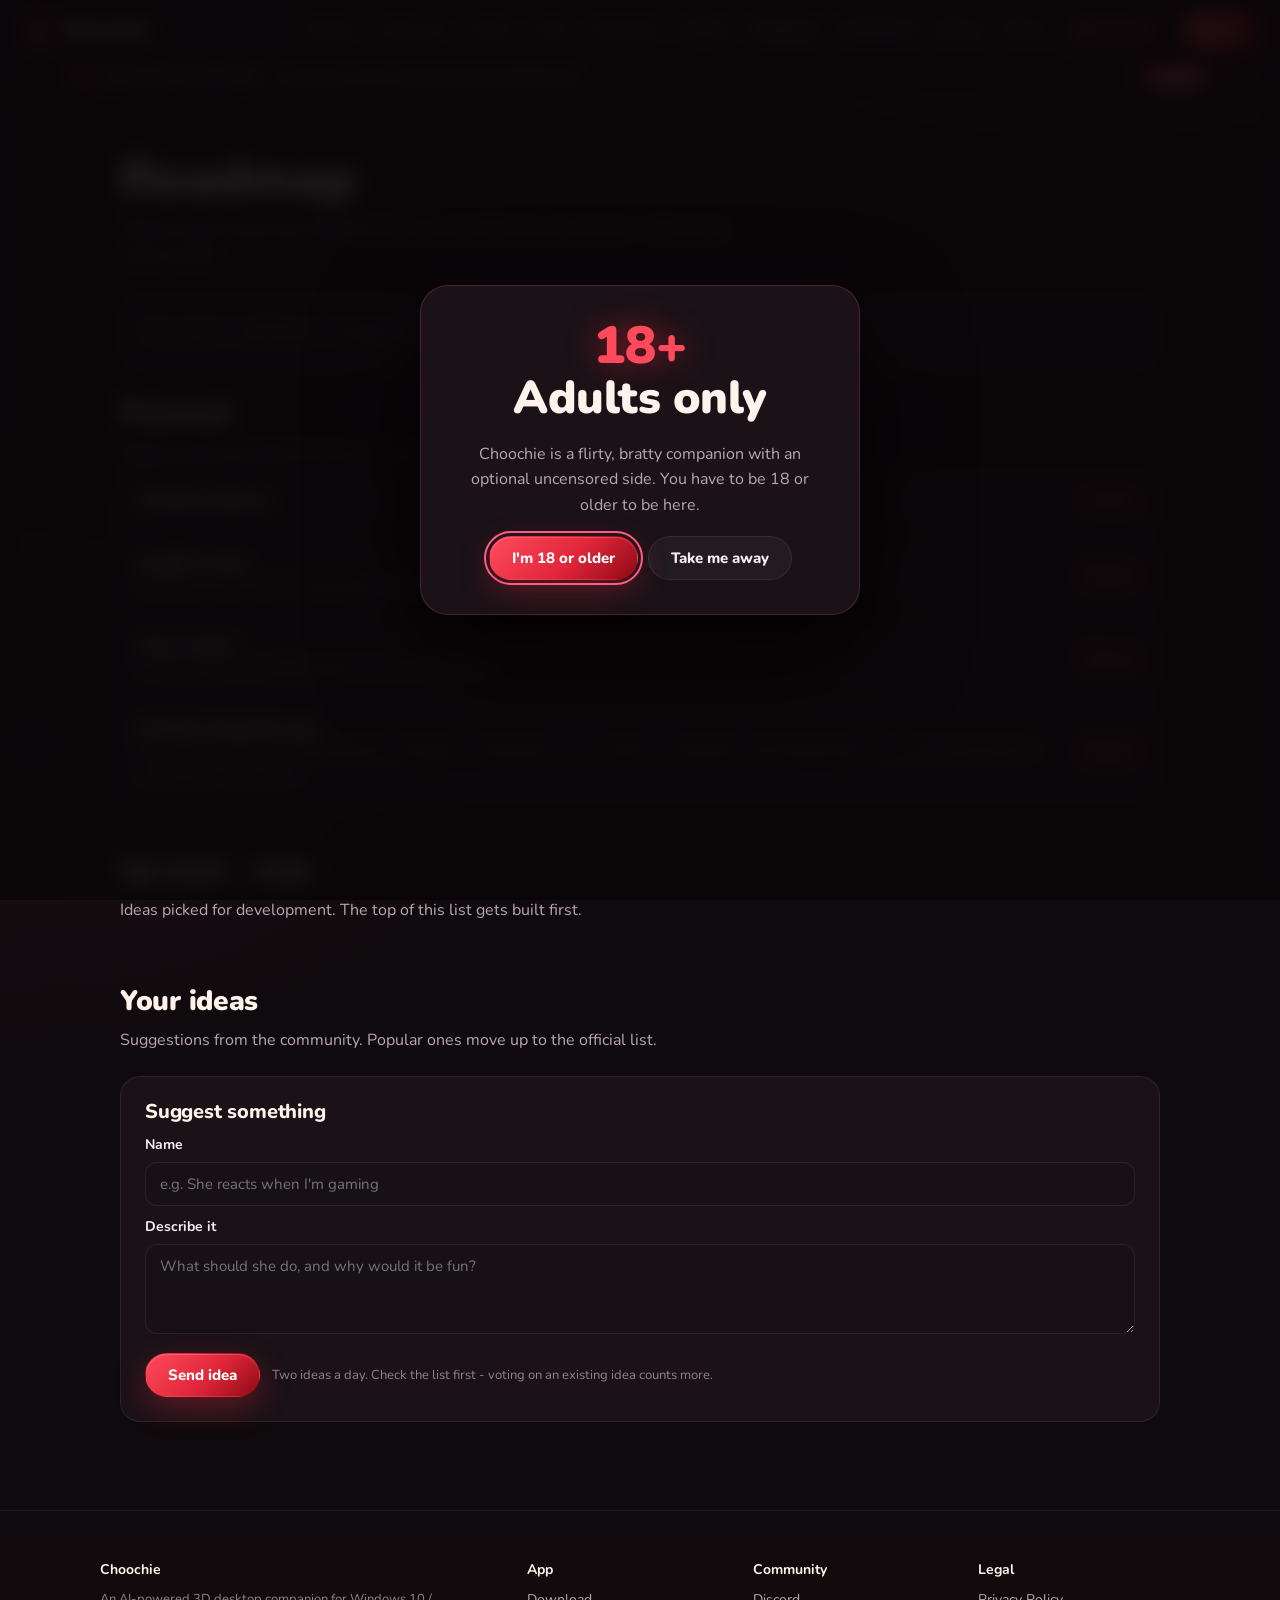
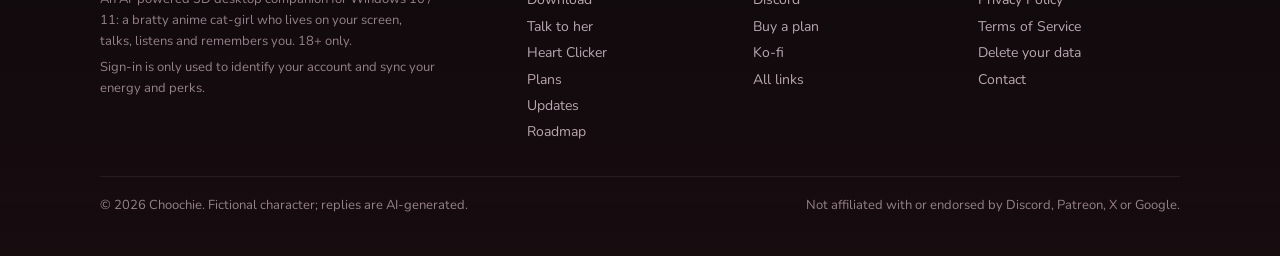
<file: docs/roadmap.html>
<!doctype html>
<html lang="en">
<head>
<meta charset="utf-8">
<meta http-equiv="Content-Security-Policy" content="default-src 'self'; script-src 'self' 'unsafe-inline' 'wasm-unsafe-eval' https://cdn.jsdelivr.net blob:; style-src 'self' 'unsafe-inline'; img-src 'self' data: blob:; font-src 'self' data:; media-src 'self' data: blob:; connect-src 'self' https://api.choochie.app https://stream-alerts-bot.onrender.com https://api.github.com https://cdn.jsdelivr.net data: blob:; worker-src 'self' blob:; frame-src 'none'; object-src 'none'; base-uri 'self'; form-action 'self'; manifest-src 'self'">
<meta name="referrer" content="strict-origin-when-cross-origin">
<meta name="viewport" content="width=device-width, initial-scale=1">
<title>Roadmap · Choochie</title>
<meta name="description" content="What's being built for Choochie next - vote and suggest features.">
<meta name="theme-color" content="#120c0f">
<link rel="icon" type="image/png" href="img/favicon.png">
<link rel="preload" href="fonts/nunito-latin.woff2" as="font" type="font/woff2" crossorigin>
<link rel="stylesheet" href="fonts/nunito.css">
<link rel="stylesheet" href="style.css?v=9">
</head>
<body>
<header id="site-nav"></header>
<main class="page">

<section class="page-head">
  <h1>Roadmap</h1>
  <p class="sub">What's next is up to you. Spend your votes on what you want most - votes reset every month.</p>
</section>
<div class="panel votes-bar" id="rm-bar"><span class="skeleton">Loading…</span></div>
<section class="section" id="rm-working-wrap" hidden><h2>Working on now</h2><div class="rm-list" id="rm-working"></div></section>
<section class="section" id="rm-planned"><h2>Planned</h2><p class="muted">Bigger projects already on the list - no votes needed. Top of the list comes first.</p><div class="rm-list">
  <div class="rm-item" id="rm-techdom" style="grid-template-columns:1fr auto"><div><h3>Techdom features</h3></div><span class="pill hot">First up</span></div>
  <div class="rm-item" style="grid-template-columns:1fr auto"><div><h3>macOS version</h3><p>Choochie on your Mac: the same desktop companion, walking on your windows and talking back.</p></div><span class="pill hot">Planned</span></div>
  <div class="rm-item" style="grid-template-columns:1fr auto"><div><h3>Linux version</h3><p>A Linux build of the desktop app, for the penguin people.</p></div><span class="pill hot">Planned</span></div>
  <div class="rm-item" style="grid-template-columns:1fr auto"><div><h3>Android companion app</h3><p>Chat with her, hear her voice and get her messages as notifications on your phone. A companion to the desktop app - she won't walk around on your phone's home screen.</p></div><span class="pill hot">Planned</span></div>
</div></section>
<section class="section"><h2>Up next - vote</h2><p class="muted">Ideas picked for development. The top of this list gets built first.</p><div class="rm-list" id="rm-official"></div></section>
<section class="section"><h2>Your ideas</h2><p class="muted">Suggestions from the community. Popular ones move up to the official list.</p><div class="rm-list" id="rm-ideas"></div>
  <div class="panel" style="margin-top:16px" id="rm-form-wrap">
    <h3>Suggest something</h3>
    <form id="rm-form">
      <label class="field"><span>Name</span><input type="text" id="rm-title" maxlength="90" placeholder="e.g. She reacts when I'm gaming" required></label>
      <ul class="matches" id="rm-matches" hidden></ul>
      <label class="field"><span>Describe it</span><textarea id="rm-brief" maxlength="600" placeholder="What should she do, and why would it be fun?"></textarea></label>
      <div class="row"><button class="btn btn-primary" type="submit">Send idea</button><span class="fine">Two ideas a day. Check the list first - voting on an existing idea counts more.</span></div>
    </form>
  </div>
</section>
<section class="section" id="rm-done-wrap" hidden><h2>Done</h2><div class="rm-list" id="rm-done"></div></section>
<section class="section" id="rm-admin" hidden>
  <div class="panel"><h3>Admin</h3>
    <div class="row"><input type="text" id="ad-code" placeholder="Admin code" aria-label="Admin code" style="max-width:240px"><button class="btn btn-ghost btn-sm" id="ad-save">Use code</button></div>
    <form id="ad-form" style="margin-top:12px"><label class="field"><span>Add official item</span><input type="text" id="ad-title" maxlength="90" placeholder="Title"></label><textarea id="ad-brief" maxlength="600" placeholder="Brief" aria-label="Official item brief"></textarea><button class="btn btn-primary btn-sm" style="margin-top:8px">Add</button></form>
  </div>
</section>

</main>
<footer id="site-foot"></footer>
<script src="site.js?v=14"></script>
<script>

let data = null; const admin = new URLSearchParams(location.search).has("admin");
const adminCode = () => store.get("choochie.admin") || "";
async function rm(path, body) {
  const h = {}; if (admin && adminCode()) h["x-admin-code"] = adminCode();
  return api("/pet/ai/v1/roadmap" + path, body ? { method: "POST", body, headers: h } : { headers: h });
}
// "Techdom features" is a planned priority (listed first under Planned, title only), not a vote candidate
const isTechdom = x => x.id === "seed-techdom" || /^techdom features$/i.test(String(x.title || "").trim());
function item(it, rank) {
  if (isTechdom(it)) it = Object.assign({}, it, { brief: "" });
  const left = data.me ? data.me.allowance - data.me.used : 0, done = it.status === "done";
  return `<div class="rm-item ${esc(it.status)}">
    ${rank ? `<span class="rm-rank">${rank}</span>` : "<span></span>"}
    <div><h3>${esc(it.title)} ${it.own ? '<span class="pill">yours</span>' : ""}</h3>${it.brief ? `<p>${esc(it.brief)}</p>` : ""}
      ${admin && adminCode() ? `<div class="admin-row">${["candidate", "working", "done"].map(s => `<button class="btn btn-ghost" data-st="${s}" data-id="${esc(it.id)}">${s}</button>`).join("")}${it.kind === "suggestion" ? `<button class="btn btn-ghost" data-promote="${esc(it.id)}">make official</button>` : ""}<button class="btn btn-ghost" data-del="${esc(it.id)}">delete</button></div>` : ""}
      ${it.own && it.status === "candidate" && !(admin && adminCode()) ? `<button class="linkish" data-withdraw="${esc(it.id)}">Withdraw</button>` : ""}</div>
    ${done ? `<span class="fine">${fmtDate(it.done)}</span>` : `<div class="vote">
      <button class="vbtn" data-vote="-1" data-id="${esc(it.id)}" aria-label="Take back a vote" ${it.mine > 0 ? "" : "disabled"}>−</button>
      <b title="votes this month">${esc(it.votes)}</b>
      <button class="vbtn${it.mine ? " mine" : ""}" data-vote="1" data-id="${esc(it.id)}" aria-label="Vote" ${data.me && left > 0 ? "" : "disabled"}>+</button></div>`}
  </div>`;
}
function draw() {
  const by = (a, b) => b.votes - a.votes || a.at - b.at, td = data.items.filter(isTechdom);
  const it = data.items.filter(x => !isTechdom(x) || x.status === "working" || x.status === "done");
  $("#rm-techdom").hidden = td.some(x => x.status === "working" || x.status === "done");
  const list = (sel, arr, ranked, emptyText) => { $(sel).innerHTML = arr.length ? arr.map((x, i) => item(x, ranked ? i + 1 : 0)).join("") : `<p class="empty">${emptyText}</p>`; };
  const working = it.filter(x => x.status === "working"), done = it.filter(x => x.status === "done").sort((a, b) => b.done - a.done);
  $("#rm-working-wrap").hidden = !working.length; list("#rm-working", working, false, "");
  list("#rm-official", it.filter(x => x.status === "candidate" && x.kind === "official").sort(by), true, "Nothing here yet - the first round opens soon.");
  list("#rm-ideas", it.filter(x => x.status === "candidate" && x.kind === "suggestion").sort(by), true, "No ideas yet. Be the first.");
  $("#rm-done-wrap").hidden = !done.length; list("#rm-done", done, false, "");
  const month = new Date(data.round + "-01T00:00:00Z").toLocaleDateString(undefined, { month: "long", year: "numeric" });
  $("#rm-bar").innerHTML = data.me
    ? `<strong>${month} round</strong><span class="pill hot">${data.me.allowance - data.me.used} of ${data.me.allowance} votes left</span><span class="fine">More votes come with each plan - <a href="plans.html">plans</a></span>`
    : `<strong>${month} round</strong><span class="muted">Log in to vote and suggest.</span><a class="btn btn-primary btn-sm" href="login.html">Log in</a>`;
  $("#rm-form-wrap").hidden = !data.me;
}
async function load() { try { data = await rm(""); draw(); } catch (e) { $("#rm-bar").innerHTML = `<span class="muted">${esc(e.message)}</span>`; } }
document.addEventListener("click", async e => {
  const b = e.target.closest("[data-vote],[data-st],[data-del],[data-promote],[data-withdraw]"); if (!b) return;
  try {
    if (b.dataset.vote) data = await rm("/vote", { id: b.dataset.id, delta: +b.dataset.vote });
    else if (b.dataset.st) data = await rm("/admin", { op: "status", id: b.dataset.id, status: b.dataset.st });
    else if (b.dataset.promote) data = await rm("/admin", { op: "status", id: b.dataset.promote, status: "candidate", kind: "official" });
    else if (b.dataset.del) { if (!confirm("Delete this item?")) return; data = await rm("/admin", { op: "delete", id: b.dataset.del }); }
    else if (b.dataset.withdraw) { if (!confirm("Withdraw your idea?")) return; data = await rm("/withdraw", { id: b.dataset.withdraw }); }
    draw();
  } catch (err) { if (err.data && err.data.view) { data = err.data.view; draw(); } toast(err.message, true); }
});
// similar ideas while typing (simple word overlap)
$("#rm-title").addEventListener("input", e => {
  const words = new Set(e.target.value.toLowerCase().split(/\W+/).filter(w => w.length > 3)), box = $("#rm-matches");
  const hits = !data || !words.size ? [] : data.items.filter(x => x.status !== "done" && x.title.toLowerCase().split(/\W+/).some(w => words.has(w))).slice(0, 4);
  box.hidden = !hits.length; box.innerHTML = hits.length ? "<li><strong>Similar ideas - vote on one instead?</strong></li>" + hits.map(h => `<li>${esc(h.title)} (${esc(h.votes)} votes)</li>`).join("") : "";
});
$("#rm-form").addEventListener("submit", async e => {
  e.preventDefault();
  try { data = await rm("/suggest", { title: $("#rm-title").value, brief: $("#rm-brief").value }); $("#rm-title").value = ""; $("#rm-brief").value = ""; $("#rm-matches").hidden = true; draw(); toast("Idea sent~"); }
  catch (err) { toast(err.message, true); }
});
if (admin) {
  $("#rm-admin").hidden = false; $("#ad-code").value = adminCode();
  $("#ad-save").addEventListener("click", () => { store.set("choochie.admin", $("#ad-code").value.trim() || null); load(); toast("Admin code saved in this browser."); });
  $("#ad-form").addEventListener("submit", async e => { e.preventDefault(); try { data = await rm("/admin", { op: "add", title: $("#ad-title").value, brief: $("#ad-brief").value }); $("#ad-title").value = ""; $("#ad-brief").value = ""; draw(); } catch (err) { toast(err.message, true); } });
}
load();

</script>
</body>
</html>
</file>
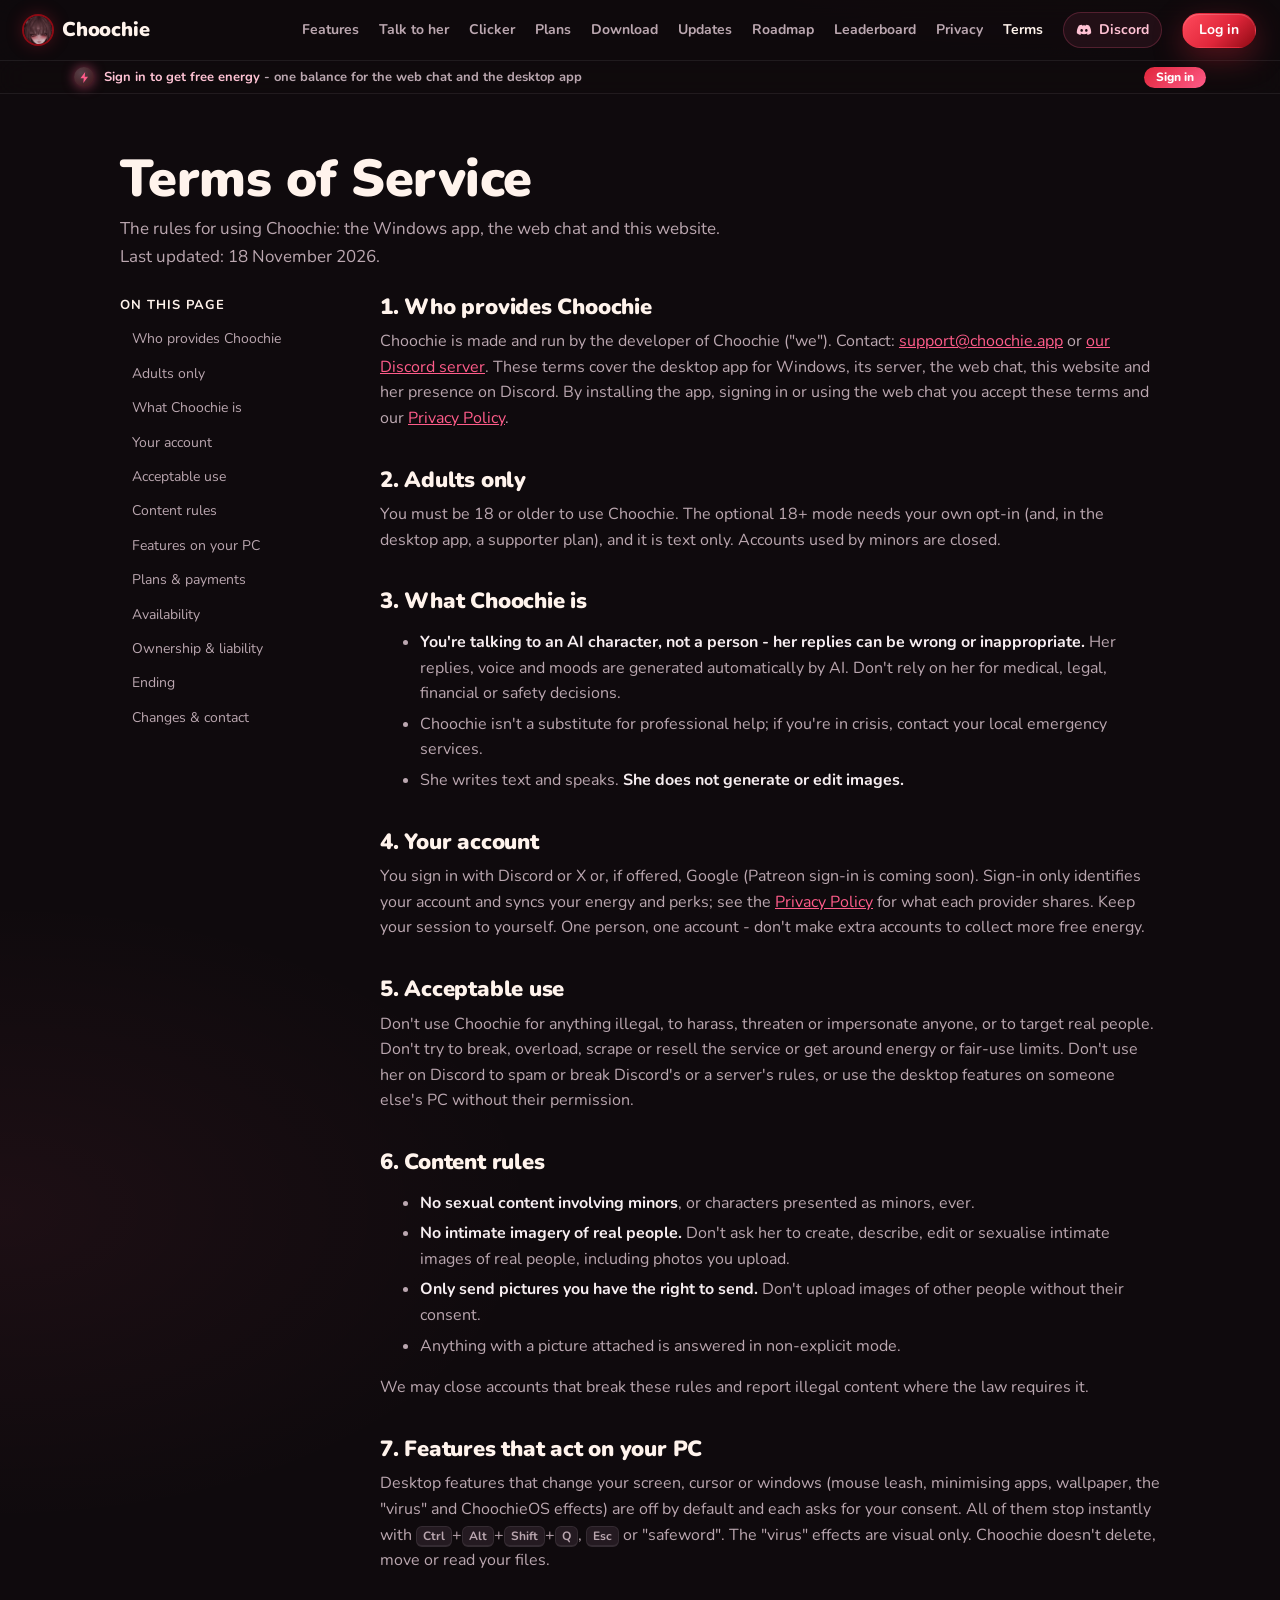
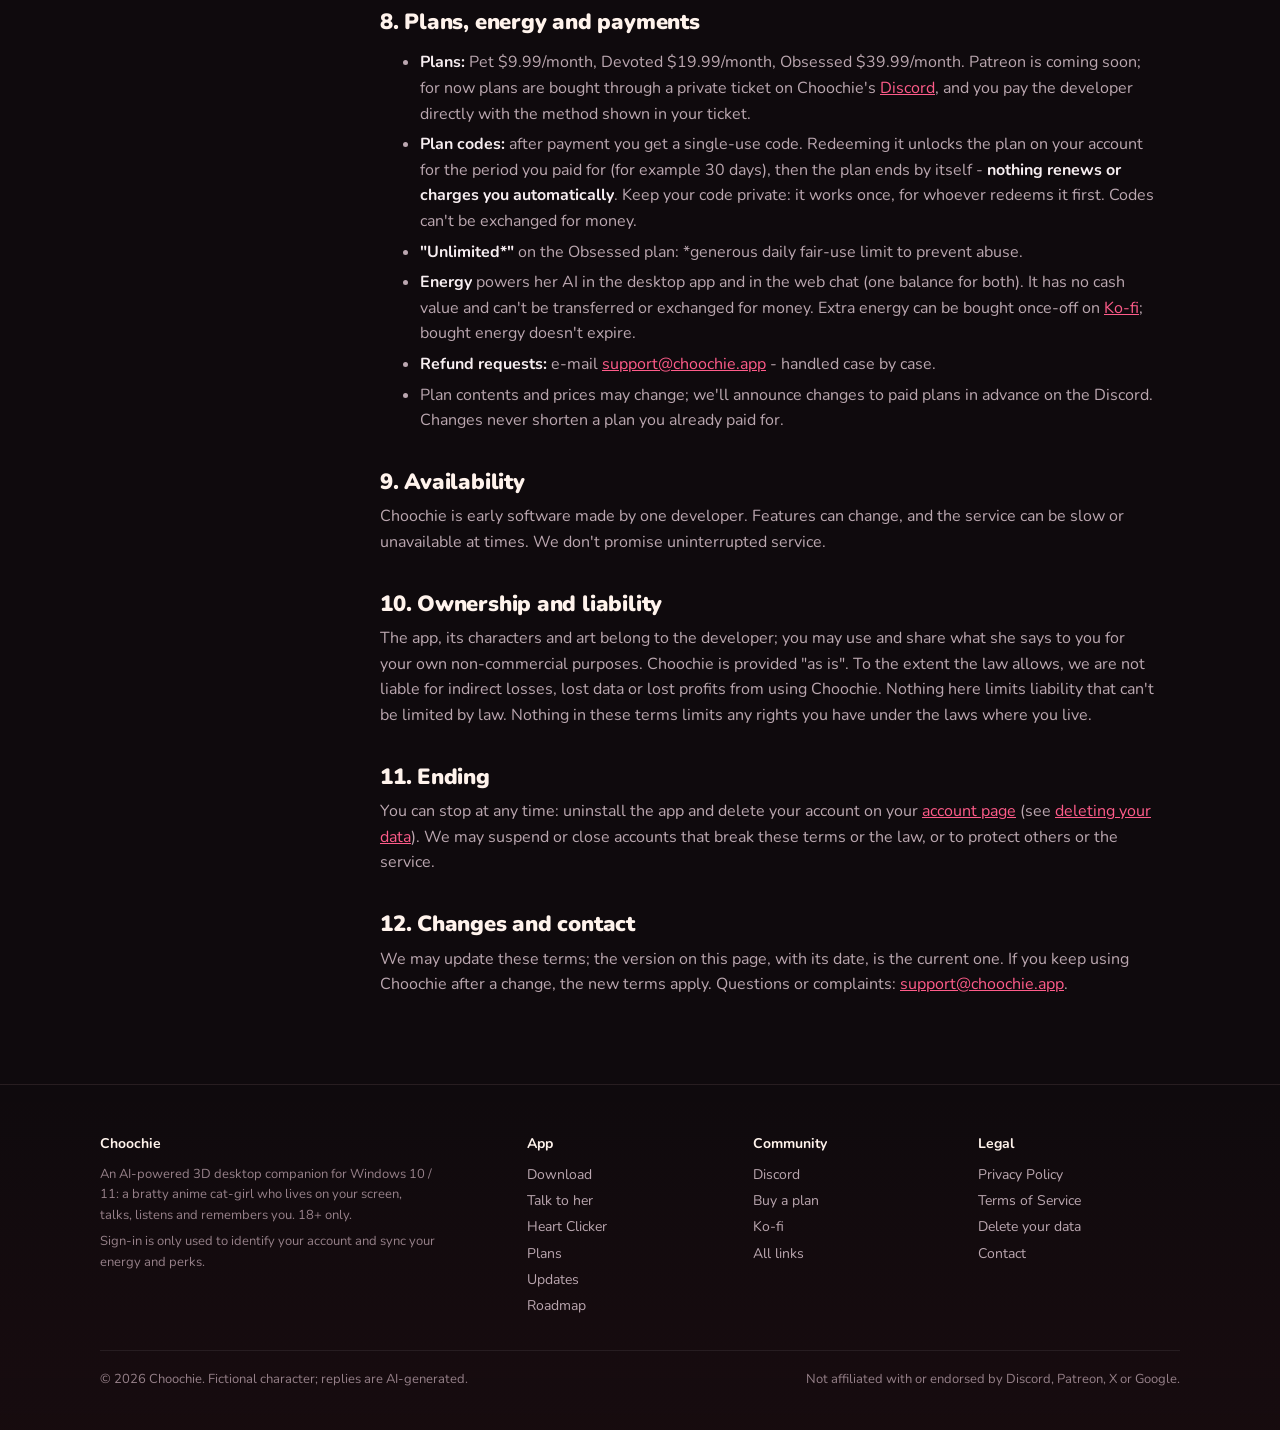
<file: docs/terms.html>
<!doctype html>
<html lang="en">
<head>
<meta charset="utf-8">
<meta http-equiv="Content-Security-Policy" content="default-src 'self'; script-src 'self' 'unsafe-inline' 'wasm-unsafe-eval' https://cdn.jsdelivr.net blob:; style-src 'self' 'unsafe-inline'; img-src 'self' data: blob:; font-src 'self' data:; media-src 'self' data: blob:; connect-src 'self' https://api.choochie.app https://stream-alerts-bot.onrender.com https://api.github.com https://cdn.jsdelivr.net data: blob:; worker-src 'self' blob:; frame-src 'none'; object-src 'none'; base-uri 'self'; form-action 'self'; manifest-src 'self'">
<meta name="referrer" content="strict-origin-when-cross-origin">
<meta name="viewport" content="width=device-width, initial-scale=1">
<title>Terms of Service · Choochie</title>
<meta name="description" content="Choochie's Terms of Service: adults only, what Choochie is, content rules, plans and payments (Discord tickets, Ko-fi; Patreon coming soon), cancellation, and ending your account.">
<meta name="theme-color" content="#0f0a0d">
<link rel="canonical" href="https://choochie.app/terms.html">
<link rel="icon" type="image/png" href="img/favicon.png">
<link rel="preload" href="fonts/nunito-latin.woff2" as="font" type="font/woff2" crossorigin>
<link rel="stylesheet" href="fonts/nunito.css">
<link rel="stylesheet" href="style.css?v=9">
</head>
<body>
<header id="site-nav"></header>
<main class="page">

<section class="page-head"><h1>Terms of Service</h1><p class="sub">The rules for using Choochie: the Windows app, the web chat and this website. Last updated: 18 November 2026.</p></section>

<div class="legal">
<nav class="toc" aria-label="On this page">
  <strong>On this page</strong>
  <a href="#who">Who provides Choochie</a>
  <a href="#adults">Adults only</a>
  <a href="#what">What Choochie is</a>
  <a href="#account">Your account</a>
  <a href="#use">Acceptable use</a>
  <a href="#content">Content rules</a>
  <a href="#device">Features on your PC</a>
  <a href="#pay">Plans &amp; payments</a>
  <a href="#availability">Availability</a>
  <a href="#liability">Ownership &amp; liability</a>
  <a href="#ending">Ending</a>
  <a href="#changes">Changes &amp; contact</a>
</nav>

<div class="prose">

<h2 id="who">1. Who provides Choochie</h2>
<!-- Operator identity intentionally limited to e-mail contact (owner's decision). -->
<p>Choochie is made and run by the developer of Choochie ("we"). Contact: <a href="mailto:support@choochie.app">support@choochie.app</a> or <a href="https://beacons.ai/choochwain" target="_blank" rel="noopener" data-discord>our Discord server</a>. These terms cover the desktop app for Windows, its server, the web chat, this website and her presence on Discord. By installing the app, signing in or using the web chat you accept these terms and our <a href="privacy.html">Privacy Policy</a>.</p>

<h2 id="adults">2. Adults only</h2>
<p>You must be 18 or older to use Choochie. The optional 18+ mode needs your own opt-in (and, in the desktop app, a supporter plan), and it is text only. Accounts used by minors are closed.</p>

<h2 id="what">3. What Choochie is</h2>
<ul>
  <li><strong>You're talking to an AI character, not a person - her replies can be wrong or inappropriate.</strong> Her replies, voice and moods are generated automatically by AI. Don't rely on her for medical, legal, financial or safety decisions.</li>
  <li>Choochie isn't a substitute for professional help; if you're in crisis, contact your local emergency services.</li>
  <li>She writes text and speaks. <strong>She does not generate or edit images.</strong></li>
</ul>

<h2 id="account">4. Your account</h2>
<p>You sign in with Discord or X or, if offered, Google (Patreon sign-in is coming soon). Sign-in only identifies your account and syncs your energy and perks; see the <a href="privacy.html#signin">Privacy Policy</a> for what each provider shares. Keep your session to yourself. One person, one account - don't make extra accounts to collect more free energy.</p>

<h2 id="use">5. Acceptable use</h2>
<p>Don't use Choochie for anything illegal, to harass, threaten or impersonate anyone, or to target real people. Don't try to break, overload, scrape or resell the service or get around energy or fair-use limits. Don't use her on Discord to spam or break Discord's or a server's rules, or use the desktop features on someone else's PC without their permission.</p>

<h2 id="content">6. Content rules</h2>
<ul>
  <li><strong>No sexual content involving minors</strong>, or characters presented as minors, ever.</li>
  <li><strong>No intimate imagery of real people.</strong> Don't ask her to create, describe, edit or sexualise intimate images of real people, including photos you upload.</li>
  <li><strong>Only send pictures you have the right to send.</strong> Don't upload images of other people without their consent.</li>
  <li>Anything with a picture attached is answered in non-explicit mode.</li>
</ul>
<p>We may close accounts that break these rules and report illegal content where the law requires it.</p>

<h2 id="device">7. Features that act on your PC</h2>
<p>Desktop features that change your screen, cursor or windows (mouse leash, minimising apps, wallpaper, the "virus" and ChoochieOS effects) are off by default and each asks for your consent. All of them stop instantly with <kbd>Ctrl</kbd>+<kbd>Alt</kbd>+<kbd>Shift</kbd>+<kbd>Q</kbd>, <kbd>Esc</kbd> or "safeword". The "virus" effects are visual only. Choochie doesn't delete, move or read your files.</p>

<h2 id="pay">8. Plans, energy and payments</h2>
<ul>
  <li><strong>Plans:</strong> Pet $9.99/month, Devoted $19.99/month, Obsessed $39.99/month. Patreon is coming soon; for now plans are bought through a private ticket on Choochie's <a href="plans.html#buy">Discord</a>, and you pay the developer directly with the method shown in your ticket.</li>
  <li><strong>Plan codes:</strong> after payment you get a single-use code. Redeeming it unlocks the plan on your account for the period you paid for (for example 30 days), then the plan ends by itself - <strong>nothing renews or charges you automatically</strong>. Keep your code private: it works once, for whoever redeems it first. Codes can't be exchanged for money.</li>
  <li><strong>"Unlimited*"</strong> on the Obsessed plan: *generous daily fair-use limit to prevent abuse.</li>
  <li><strong>Energy</strong> powers her AI in the desktop app and in the web chat (one balance for both). It has no cash value and can't be transferred or exchanged for money. Extra energy can be bought once-off on <a href="https://ko-fi.com/dahmeows" target="_blank" rel="noopener">Ko-fi</a>; bought energy doesn't expire.</li>
  <li><strong>Refund requests:</strong> e-mail <a href="mailto:support@choochie.app">support@choochie.app</a> - handled case by case.</li>
  <li>Plan contents and prices may change; we'll announce changes to paid plans in advance on the Discord. Changes never shorten a plan you already paid for.</li>
</ul>

<h2 id="availability">9. Availability</h2>
<p>Choochie is early software made by one developer. Features can change, and the service can be slow or unavailable at times. We don't promise uninterrupted service.</p>

<h2 id="liability">10. Ownership and liability</h2>
<p>The app, its characters and art belong to the developer; you may use and share what she says to you for your own non-commercial purposes. Choochie is provided "as is". To the extent the law allows, we are not liable for indirect losses, lost data or lost profits from using Choochie. Nothing here limits liability that can't be limited by law. Nothing in these terms limits any rights you have under the laws where you live.</p>

<h2 id="ending">11. Ending</h2>
<p>You can stop at any time: uninstall the app and delete your account on your <a href="account.html">account page</a> (see <a href="privacy.html#delete">deleting your data</a>). We may suspend or close accounts that break these terms or the law, or to protect others or the service.</p>

<h2 id="changes">12. Changes and contact</h2>
<p>We may update these terms; the version on this page, with its date, is the current one. If you keep using Choochie after a change, the new terms apply. Questions or complaints: <a href="mailto:support@choochie.app">support@choochie.app</a>.</p>

</div>
</div>

</main>
<footer id="site-foot"></footer>
<script src="site.js?v=15"></script>
</body>
</html>
</file>
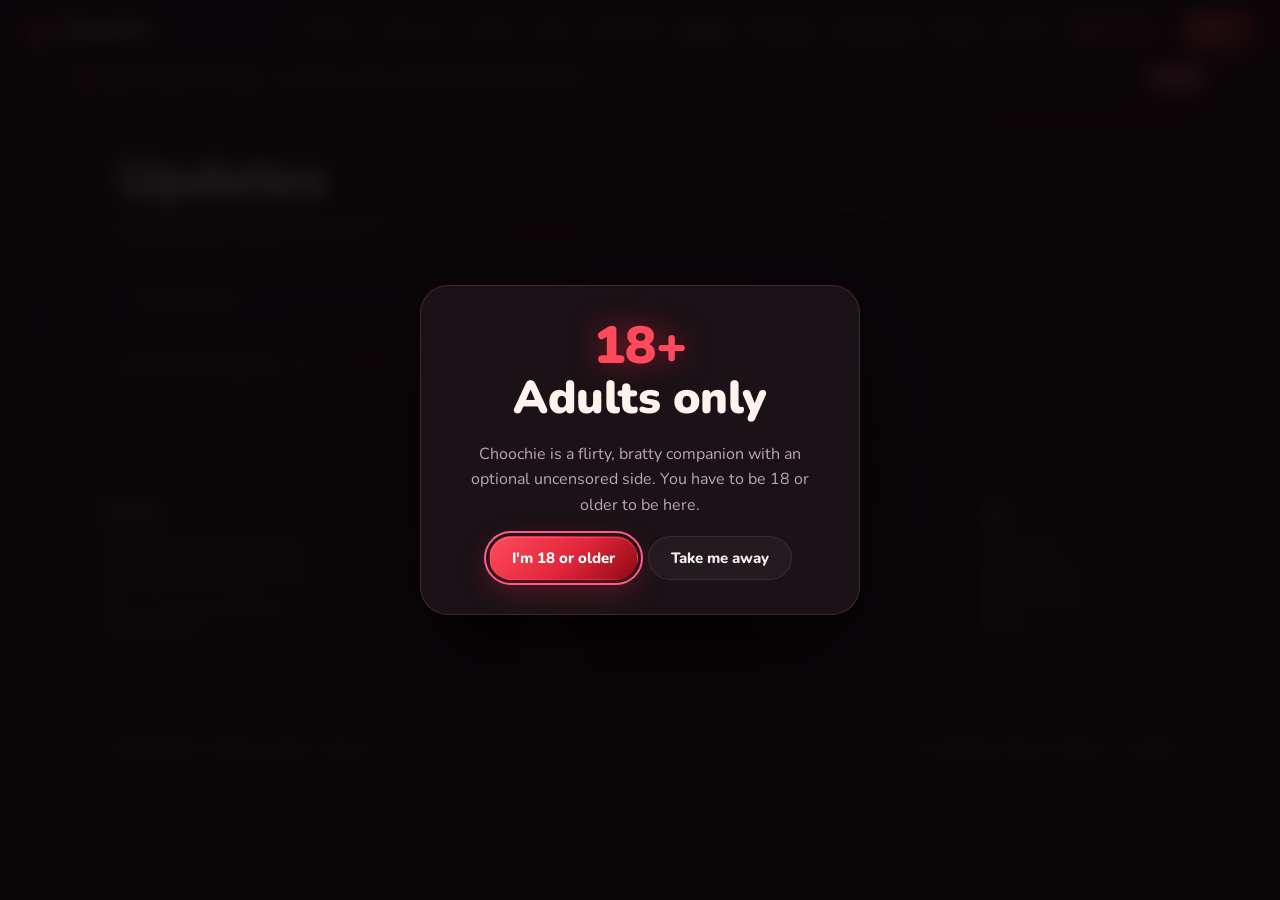
<file: docs/updates.html>
<!doctype html>
<html lang="en">
<head>
<meta charset="utf-8">
<meta http-equiv="Content-Security-Policy" content="default-src 'self'; script-src 'self' 'unsafe-inline' 'wasm-unsafe-eval' https://cdn.jsdelivr.net blob:; style-src 'self' 'unsafe-inline'; img-src 'self' data: blob:; font-src 'self' data:; media-src 'self' data: blob:; connect-src 'self' https://api.choochie.app https://stream-alerts-bot.onrender.com https://api.github.com https://cdn.jsdelivr.net data: blob:; worker-src 'self' blob:; frame-src 'none'; object-src 'none'; base-uri 'self'; form-action 'self'; manifest-src 'self'">
<meta name="referrer" content="strict-origin-when-cross-origin">
<meta name="viewport" content="width=device-width, initial-scale=1">
<title>Updates · Choochie</title>
<meta name="description" content="Everything new in Choochie, newest first.">
<meta name="theme-color" content="#120c0f">
<link rel="icon" type="image/png" href="img/favicon.png">
<link rel="preload" href="fonts/nunito-latin.woff2" as="font" type="font/woff2" crossorigin>
<link rel="stylesheet" href="fonts/nunito.css">
<link rel="stylesheet" href="style.css?v=9">
</head>
<body>
<header id="site-nav"></header>
<main class="page">

<section class="page-head">
  <h1>Updates</h1>
  <p class="sub">Every release, newest first. See what's next on the <a href="roadmap.html">roadmap</a>.</p>
</section>
<div class="toolbar">
  <input type="search" id="up-q" placeholder="Search updates" aria-label="Search updates">
  <select id="up-sort" aria-label="Sort"><option value="new">Newest first</option><option value="old">Oldest first</option></select>
  <span class="fine" id="up-count"></span>
</div>
<div id="up-list"><p class="skeleton">Loading…</p></div>

</main>
<footer id="site-foot"></footer>
<script src="site.js?v=14"></script>
<script>

let all = [];
function draw() {
  const q = $("#up-q").value.trim().toLowerCase(), sort = $("#up-sort").value;
  let list = all.filter(r => !q || (r.name + " " + r.tag_name + " " + (r.body || "")).toLowerCase().includes(q));
  if (sort === "old") list = list.slice().reverse();
  $("#up-count").textContent = list.length + " of " + all.length;
  $("#up-list").innerHTML = list.length ? list.map((r, i) => `
    <article class="panel release${(r.body || "").length > 600 ? " collapsed" : ""}">
      <h3>${esc(r.name || r.tag_name)} ${r.prerelease ? '<span class="pill hot">Early access</span>' : i === 0 && sort === "new" && !q ? '<span class="pill">Latest</span>' : ""}</h3>
      <div class="date">${fmtDate(r.published_at)} · ${esc(r.tag_name)}</div>
      <div class="release-body">${md(r.body) || '<p class="fine">No notes for this one.</p>'}</div>
      ${(r.body || "").length > 600 ? '<button class="linkish" data-more>Show all</button>' : ""}
    </article>`).join("") : '<p class="empty">Nothing matches that.</p>';
}
document.addEventListener("click", e => { const b = e.target.closest("[data-more]"); if (b) { const art = b.closest(".release"); art.classList.toggle("collapsed"); b.textContent = art.classList.contains("collapsed") ? "Show all" : "Show less"; } });
$("#up-q").addEventListener("input", draw); $("#up-sort").addEventListener("change", draw);
releases().then(r => { all = r; draw(); }).catch(() => $("#up-list").innerHTML = '<p class="empty">Couldn\'t load updates - see the <a href="https://github.com/' + LINKS.repo + '/releases">releases page</a>.</p>');

</script>
</body>
</html>
</file>
<file: docs/fonts/nunito.css>
/* Nunito (variable, weights 400-900), self-hosted. Same files and unicode-range subsets Google Fonts serves (v32). License: SIL Open Font License 1.1, see OFL.txt */
/* cyrillic-ext */
@font-face {
  font-family: 'Nunito';
  font-style: normal;
  font-weight: 400;
  font-display: swap;
  src: url(nunito-cyrillic-ext.woff2) format('woff2');
  unicode-range: U+0460-052F, U+1C80-1C8A, U+20B4, U+2DE0-2DFF, U+A640-A69F, U+FE2E-FE2F;
}
/* cyrillic */
@font-face {
  font-family: 'Nunito';
  font-style: normal;
  font-weight: 400;
  font-display: swap;
  src: url(nunito-cyrillic.woff2) format('woff2');
  unicode-range: U+0301, U+0400-045F, U+0490-0491, U+04B0-04B1, U+2116;
}
/* vietnamese */
@font-face {
  font-family: 'Nunito';
  font-style: normal;
  font-weight: 400;
  font-display: swap;
  src: url(nunito-vietnamese.woff2) format('woff2');
  unicode-range: U+0102-0103, U+0110-0111, U+0128-0129, U+0168-0169, U+01A0-01A1, U+01AF-01B0, U+0300-0301, U+0303-0304, U+0308-0309, U+0323, U+0329, U+1EA0-1EF9, U+20AB;
}
/* latin-ext */
@font-face {
  font-family: 'Nunito';
  font-style: normal;
  font-weight: 400;
  font-display: swap;
  src: url(nunito-latin-ext.woff2) format('woff2');
  unicode-range: U+0100-02BA, U+02BD-02C5, U+02C7-02CC, U+02CE-02D7, U+02DD-02FF, U+0304, U+0308, U+0329, U+1D00-1DBF, U+1E00-1E9F, U+1EF2-1EFF, U+2020, U+20A0-20AB, U+20AD-20C4, U+2113, U+2C60-2C7F, U+A720-A7FF;
}
/* latin */
@font-face {
  font-family: 'Nunito';
  font-style: normal;
  font-weight: 400;
  font-display: swap;
  src: url(nunito-latin.woff2) format('woff2');
  unicode-range: U+0000-00FF, U+0131, U+0152-0153, U+02BB-02BC, U+02C6, U+02DA, U+02DC, U+0304, U+0308, U+0329, U+2000-206F, U+20AC, U+2122, U+2191, U+2193, U+2212, U+2215, U+FEFF, U+FFFD;
}
/* cyrillic-ext */
@font-face {
  font-family: 'Nunito';
  font-style: normal;
  font-weight: 500;
  font-display: swap;
  src: url(nunito-cyrillic-ext.woff2) format('woff2');
  unicode-range: U+0460-052F, U+1C80-1C8A, U+20B4, U+2DE0-2DFF, U+A640-A69F, U+FE2E-FE2F;
}
/* cyrillic */
@font-face {
  font-family: 'Nunito';
  font-style: normal;
  font-weight: 500;
  font-display: swap;
  src: url(nunito-cyrillic.woff2) format('woff2');
  unicode-range: U+0301, U+0400-045F, U+0490-0491, U+04B0-04B1, U+2116;
}
/* vietnamese */
@font-face {
  font-family: 'Nunito';
  font-style: normal;
  font-weight: 500;
  font-display: swap;
  src: url(nunito-vietnamese.woff2) format('woff2');
  unicode-range: U+0102-0103, U+0110-0111, U+0128-0129, U+0168-0169, U+01A0-01A1, U+01AF-01B0, U+0300-0301, U+0303-0304, U+0308-0309, U+0323, U+0329, U+1EA0-1EF9, U+20AB;
}
/* latin-ext */
@font-face {
  font-family: 'Nunito';
  font-style: normal;
  font-weight: 500;
  font-display: swap;
  src: url(nunito-latin-ext.woff2) format('woff2');
  unicode-range: U+0100-02BA, U+02BD-02C5, U+02C7-02CC, U+02CE-02D7, U+02DD-02FF, U+0304, U+0308, U+0329, U+1D00-1DBF, U+1E00-1E9F, U+1EF2-1EFF, U+2020, U+20A0-20AB, U+20AD-20C4, U+2113, U+2C60-2C7F, U+A720-A7FF;
}
/* latin */
@font-face {
  font-family: 'Nunito';
  font-style: normal;
  font-weight: 500;
  font-display: swap;
  src: url(nunito-latin.woff2) format('woff2');
  unicode-range: U+0000-00FF, U+0131, U+0152-0153, U+02BB-02BC, U+02C6, U+02DA, U+02DC, U+0304, U+0308, U+0329, U+2000-206F, U+20AC, U+2122, U+2191, U+2193, U+2212, U+2215, U+FEFF, U+FFFD;
}
/* cyrillic-ext */
@font-face {
  font-family: 'Nunito';
  font-style: normal;
  font-weight: 600;
  font-display: swap;
  src: url(nunito-cyrillic-ext.woff2) format('woff2');
  unicode-range: U+0460-052F, U+1C80-1C8A, U+20B4, U+2DE0-2DFF, U+A640-A69F, U+FE2E-FE2F;
}
/* cyrillic */
@font-face {
  font-family: 'Nunito';
  font-style: normal;
  font-weight: 600;
  font-display: swap;
  src: url(nunito-cyrillic.woff2) format('woff2');
  unicode-range: U+0301, U+0400-045F, U+0490-0491, U+04B0-04B1, U+2116;
}
/* vietnamese */
@font-face {
  font-family: 'Nunito';
  font-style: normal;
  font-weight: 600;
  font-display: swap;
  src: url(nunito-vietnamese.woff2) format('woff2');
  unicode-range: U+0102-0103, U+0110-0111, U+0128-0129, U+0168-0169, U+01A0-01A1, U+01AF-01B0, U+0300-0301, U+0303-0304, U+0308-0309, U+0323, U+0329, U+1EA0-1EF9, U+20AB;
}
/* latin-ext */
@font-face {
  font-family: 'Nunito';
  font-style: normal;
  font-weight: 600;
  font-display: swap;
  src: url(nunito-latin-ext.woff2) format('woff2');
  unicode-range: U+0100-02BA, U+02BD-02C5, U+02C7-02CC, U+02CE-02D7, U+02DD-02FF, U+0304, U+0308, U+0329, U+1D00-1DBF, U+1E00-1E9F, U+1EF2-1EFF, U+2020, U+20A0-20AB, U+20AD-20C4, U+2113, U+2C60-2C7F, U+A720-A7FF;
}
/* latin */
@font-face {
  font-family: 'Nunito';
  font-style: normal;
  font-weight: 600;
  font-display: swap;
  src: url(nunito-latin.woff2) format('woff2');
  unicode-range: U+0000-00FF, U+0131, U+0152-0153, U+02BB-02BC, U+02C6, U+02DA, U+02DC, U+0304, U+0308, U+0329, U+2000-206F, U+20AC, U+2122, U+2191, U+2193, U+2212, U+2215, U+FEFF, U+FFFD;
}
/* cyrillic-ext */
@font-face {
  font-family: 'Nunito';
  font-style: normal;
  font-weight: 700;
  font-display: swap;
  src: url(nunito-cyrillic-ext.woff2) format('woff2');
  unicode-range: U+0460-052F, U+1C80-1C8A, U+20B4, U+2DE0-2DFF, U+A640-A69F, U+FE2E-FE2F;
}
/* cyrillic */
@font-face {
  font-family: 'Nunito';
  font-style: normal;
  font-weight: 700;
  font-display: swap;
  src: url(nunito-cyrillic.woff2) format('woff2');
  unicode-range: U+0301, U+0400-045F, U+0490-0491, U+04B0-04B1, U+2116;
}
/* vietnamese */
@font-face {
  font-family: 'Nunito';
  font-style: normal;
  font-weight: 700;
  font-display: swap;
  src: url(nunito-vietnamese.woff2) format('woff2');
  unicode-range: U+0102-0103, U+0110-0111, U+0128-0129, U+0168-0169, U+01A0-01A1, U+01AF-01B0, U+0300-0301, U+0303-0304, U+0308-0309, U+0323, U+0329, U+1EA0-1EF9, U+20AB;
}
/* latin-ext */
@font-face {
  font-family: 'Nunito';
  font-style: normal;
  font-weight: 700;
  font-display: swap;
  src: url(nunito-latin-ext.woff2) format('woff2');
  unicode-range: U+0100-02BA, U+02BD-02C5, U+02C7-02CC, U+02CE-02D7, U+02DD-02FF, U+0304, U+0308, U+0329, U+1D00-1DBF, U+1E00-1E9F, U+1EF2-1EFF, U+2020, U+20A0-20AB, U+20AD-20C4, U+2113, U+2C60-2C7F, U+A720-A7FF;
}
/* latin */
@font-face {
  font-family: 'Nunito';
  font-style: normal;
  font-weight: 700;
  font-display: swap;
  src: url(nunito-latin.woff2) format('woff2');
  unicode-range: U+0000-00FF, U+0131, U+0152-0153, U+02BB-02BC, U+02C6, U+02DA, U+02DC, U+0304, U+0308, U+0329, U+2000-206F, U+20AC, U+2122, U+2191, U+2193, U+2212, U+2215, U+FEFF, U+FFFD;
}
/* cyrillic-ext */
@font-face {
  font-family: 'Nunito';
  font-style: normal;
  font-weight: 800;
  font-display: swap;
  src: url(nunito-cyrillic-ext.woff2) format('woff2');
  unicode-range: U+0460-052F, U+1C80-1C8A, U+20B4, U+2DE0-2DFF, U+A640-A69F, U+FE2E-FE2F;
}
/* cyrillic */
@font-face {
  font-family: 'Nunito';
  font-style: normal;
  font-weight: 800;
  font-display: swap;
  src: url(nunito-cyrillic.woff2) format('woff2');
  unicode-range: U+0301, U+0400-045F, U+0490-0491, U+04B0-04B1, U+2116;
}
/* vietnamese */
@font-face {
  font-family: 'Nunito';
  font-style: normal;
  font-weight: 800;
  font-display: swap;
  src: url(nunito-vietnamese.woff2) format('woff2');
  unicode-range: U+0102-0103, U+0110-0111, U+0128-0129, U+0168-0169, U+01A0-01A1, U+01AF-01B0, U+0300-0301, U+0303-0304, U+0308-0309, U+0323, U+0329, U+1EA0-1EF9, U+20AB;
}
/* latin-ext */
@font-face {
  font-family: 'Nunito';
  font-style: normal;
  font-weight: 800;
  font-display: swap;
  src: url(nunito-latin-ext.woff2) format('woff2');
  unicode-range: U+0100-02BA, U+02BD-02C5, U+02C7-02CC, U+02CE-02D7, U+02DD-02FF, U+0304, U+0308, U+0329, U+1D00-1DBF, U+1E00-1E9F, U+1EF2-1EFF, U+2020, U+20A0-20AB, U+20AD-20C4, U+2113, U+2C60-2C7F, U+A720-A7FF;
}
/* latin */
@font-face {
  font-family: 'Nunito';
  font-style: normal;
  font-weight: 800;
  font-display: swap;
  src: url(nunito-latin.woff2) format('woff2');
  unicode-range: U+0000-00FF, U+0131, U+0152-0153, U+02BB-02BC, U+02C6, U+02DA, U+02DC, U+0304, U+0308, U+0329, U+2000-206F, U+20AC, U+2122, U+2191, U+2193, U+2212, U+2215, U+FEFF, U+FFFD;
}
/* cyrillic-ext */
@font-face {
  font-family: 'Nunito';
  font-style: normal;
  font-weight: 900;
  font-display: swap;
  src: url(nunito-cyrillic-ext.woff2) format('woff2');
  unicode-range: U+0460-052F, U+1C80-1C8A, U+20B4, U+2DE0-2DFF, U+A640-A69F, U+FE2E-FE2F;
}
/* cyrillic */
@font-face {
  font-family: 'Nunito';
  font-style: normal;
  font-weight: 900;
  font-display: swap;
  src: url(nunito-cyrillic.woff2) format('woff2');
  unicode-range: U+0301, U+0400-045F, U+0490-0491, U+04B0-04B1, U+2116;
}
/* vietnamese */
@font-face {
  font-family: 'Nunito';
  font-style: normal;
  font-weight: 900;
  font-display: swap;
  src: url(nunito-vietnamese.woff2) format('woff2');
  unicode-range: U+0102-0103, U+0110-0111, U+0128-0129, U+0168-0169, U+01A0-01A1, U+01AF-01B0, U+0300-0301, U+0303-0304, U+0308-0309, U+0323, U+0329, U+1EA0-1EF9, U+20AB;
}
/* latin-ext */
@font-face {
  font-family: 'Nunito';
  font-style: normal;
  font-weight: 900;
  font-display: swap;
  src: url(nunito-latin-ext.woff2) format('woff2');
  unicode-range: U+0100-02BA, U+02BD-02C5, U+02C7-02CC, U+02CE-02D7, U+02DD-02FF, U+0304, U+0308, U+0329, U+1D00-1DBF, U+1E00-1E9F, U+1EF2-1EFF, U+2020, U+20A0-20AB, U+20AD-20C4, U+2113, U+2C60-2C7F, U+A720-A7FF;
}
/* latin */
@font-face {
  font-family: 'Nunito';
  font-style: normal;
  font-weight: 900;
  font-display: swap;
  src: url(nunito-latin.woff2) format('woff2');
  unicode-range: U+0000-00FF, U+0131, U+0152-0153, U+02BB-02BC, U+02C6, U+02DA, U+02DC, U+0304, U+0308, U+0329, U+2000-206F, U+20AC, U+2122, U+2191, U+2193, U+2212, U+2215, U+FEFF, U+FFFD;
}
</file>
<file: docs/style.css>
/* Choochie site - one font (Nunito), her palette: near-black, crimson, rose, cream. No blue. */
:root{
  --ink:#0f0a0d;--ink2:#171015;--surface:#1a1217;--surface2:#241a21;--stroke:rgba(255,255,255,.075);--stroke2:rgba(255,92,138,.22);
  --red:#e0263a;--red-dark:#8e0a14;--red-light:#ff4a5c;--rose:#ff5c8a;--rose-soft:#ffc2d4;--cream:#fff3ec;
  --text:#f7eef1;--dim:#bba7b0;--faint:#968089;
  --display:'Nunito',system-ui,sans-serif;--body:'Nunito',system-ui,sans-serif;
  --radius:22px;--ease:cubic-bezier(.2,.7,.2,1);
}
*{box-sizing:border-box}
[hidden]{display:none!important}
html{scroll-behavior:smooth;-webkit-text-size-adjust:100%}
body{margin:0;background:var(--ink);color:var(--text);font-family:var(--body);line-height:1.6;overflow-x:hidden;font-size:16px;
  background-image:radial-gradient(1100px 620px at 85% -10%,rgba(224,38,58,.16),transparent 60%),radial-gradient(900px 520px at 0% 40%,rgba(255,92,138,.06),transparent 60%);background-repeat:no-repeat}
img{max-width:100%;display:block}
a{color:var(--rose)}
h1,h2,h3{font-family:var(--display);font-weight:900;margin:0 0 .4em;letter-spacing:-.01em;line-height:1.12}
h2{font-size:clamp(30px,4.4vw,46px);color:var(--cream)}
h3{font-size:20px;font-weight:800;color:var(--cream)}
p{margin:.4em 0}
.sub{color:var(--dim);max-width:62ch;font-size:17px}
.fine{color:var(--faint);font-size:13px}
kbd{font:700 12px var(--body);background:var(--surface2);border:1px solid var(--stroke);border-bottom-width:2px;border-radius:6px;padding:1px 6px}
code{background:var(--surface2);padding:1px 6px;border-radius:6px;font-size:.92em}
main{max-width:1180px;margin:0 auto;padding:0 20px}
section{padding:72px 0}
:focus-visible{outline:2px solid var(--rose);outline-offset:3px;border-radius:6px}
.skip{position:absolute;left:-999px;top:8px;z-index:99;background:var(--cream);color:var(--ink);padding:8px 14px;border-radius:10px;font-weight:800}
.skip:focus{left:12px}

/* nav */
.nav{position:sticky;top:0;z-index:20;display:flex;align-items:center;justify-content:space-between;padding:12px 24px;background:rgba(15,10,13,.72);backdrop-filter:blur(14px) saturate(1.3);-webkit-backdrop-filter:blur(14px) saturate(1.3);border-bottom:1px solid var(--stroke)}
.brand{display:flex;align-items:center;gap:10px;color:var(--cream);text-decoration:none;font-weight:900;font-size:20px;letter-spacing:-.01em}
.brand img{border-radius:50%;box-shadow:0 0 0 2px var(--red-dark),0 0 18px rgba(224,38,58,.35)}
.nav nav{display:flex;gap:20px}
.nav nav a{color:var(--dim);text-decoration:none;font-weight:700;font-size:14px;transition:color .15s}
.nav nav a:hover{color:var(--rose)}

/* buttons */
.btn{display:inline-flex;align-items:center;justify-content:center;gap:9px;padding:12px 22px;border-radius:999px;font-weight:800;text-decoration:none;border:1px solid transparent;cursor:pointer;font-family:var(--body);font-size:15px;line-height:1.2;transition:transform .18s var(--ease),box-shadow .18s,background .18s,border-color .18s}
.btn:hover{transform:translateY(-2px)}
.btn:active{transform:translateY(0)}
.btn svg{width:18px;height:18px;flex:none}
.btn-primary{background:linear-gradient(135deg,var(--red-light),var(--red) 55%,var(--red-dark));color:#fff;box-shadow:0 10px 30px rgba(224,38,58,.35),inset 0 1px 0 rgba(255,255,255,.18)}
.btn-primary:hover{box-shadow:0 14px 40px rgba(224,38,58,.55),inset 0 1px 0 rgba(255,255,255,.18)}
.btn-ghost{background:rgba(255,255,255,.04);color:var(--text);border-color:var(--stroke)}
.btn-ghost:hover{background:rgba(255,92,138,.08);border-color:var(--stroke2)}
.btn-soft{background:rgba(255,92,138,.1);color:var(--rose-soft);border-color:var(--stroke2)}
.btn-soft:hover{background:rgba(255,92,138,.18)}
.btn-big{padding:15px 24px;font-size:16px}
.badge{display:inline-block;background:var(--red);color:#fff;font-weight:900;font-size:11px;padding:2px 9px;border-radius:999px;vertical-align:middle;letter-spacing:.5px}
.dot{opacity:.5}
.eyebrow{display:inline-flex;gap:10px;align-items:center;color:var(--rose-soft);font-size:13px;font-weight:800;letter-spacing:.06em;text-transform:uppercase}
.kicker{display:inline-block;color:var(--rose);font-size:13px;font-weight:900;letter-spacing:.12em;text-transform:uppercase;margin-bottom:10px}

/* ============================================ home */
.hero{position:relative;display:grid;grid-template-columns:1.05fr .95fr;gap:48px;align-items:center;padding:80px 0 64px;min-height:min(88vh,820px)}
.hero-text .eyebrow{padding:7px 14px;border-radius:999px;background:rgba(255,92,138,.08);border:1px solid var(--stroke2);margin-bottom:22px}
.hero h1{font-size:clamp(44px,7vw,84px);line-height:1;margin:0;color:var(--cream);letter-spacing:-.025em}
.hero h1 .grad{background:linear-gradient(100deg,var(--rose) 10%,var(--red-light) 50%,var(--rose-soft) 90%);-webkit-background-clip:text;background-clip:text;color:transparent}
.lede{color:var(--dim);max-width:50ch;font-size:clamp(17px,1.6vw,19px);margin:20px 0 0}
.lede strong{color:var(--cream)}
.cta{display:flex;gap:12px;flex-wrap:wrap;margin:30px 0 14px}
.hero-meta{display:flex;flex-wrap:wrap;gap:8px 18px;color:var(--faint);font-size:13px;font-weight:700}
.hero-meta span::before{content:"";display:inline-block;width:6px;height:6px;border-radius:50%;background:var(--rose);margin-right:8px;vertical-align:middle;opacity:.8}
.hero-art{position:relative;justify-self:center;width:min(100%,470px);aspect-ratio:1}
.glow{position:absolute;inset:-18%;border-radius:50%;background:radial-gradient(closest-side,rgba(224,38,58,.45),rgba(255,92,138,.14) 55%,transparent 75%);filter:blur(10px);animation:pulse 7s ease-in-out infinite;pointer-events:none}
.hero-figure{position:relative;width:100%;height:100%;transform:translate3d(var(--px,0),var(--py,0),0);transition:transform .5s var(--ease)}
.hero-figure .float{width:100%;height:100%;animation:float 7s ease-in-out infinite}
.hero-figure img{width:100%;height:100%;object-fit:cover;border-radius:44% 56% 52% 48% / 48% 44% 56% 52%;box-shadow:0 40px 90px rgba(0,0,0,.6),0 0 0 1px rgba(255,92,138,.25),0 0 80px rgba(224,38,58,.25)}
.chip{position:absolute;display:flex;align-items:center;gap:8px;padding:10px 14px;border-radius:16px;background:rgba(26,18,23,.82);backdrop-filter:blur(10px);-webkit-backdrop-filter:blur(10px);border:1px solid var(--stroke2);font-size:13px;font-weight:800;color:var(--cream);box-shadow:0 14px 40px rgba(0,0,0,.45);white-space:nowrap;animation:float 6s ease-in-out infinite}
.chip i{display:grid;color:var(--rose)}.chip svg,.card .ico svg,.signin-note .ico svg{width:20px;height:20px}
.chip-a{left:-6%;top:12%;animation-delay:-1.5s}
.chip-b{right:-4%;top:44%;animation-delay:-3s}
.chip-c{left:4%;bottom:6%;animation-delay:-4.5s}
.bubble-hero{position:absolute;right:2%;top:-2%;max-width:230px;padding:12px 16px;border-radius:18px 18px 18px 6px;background:linear-gradient(135deg,var(--red),var(--red-dark));color:#fff;font-size:14px;font-weight:700;box-shadow:0 16px 40px rgba(224,38,58,.4);animation:float 8s ease-in-out infinite;animation-delay:-2s}
@keyframes float{0%,100%{transform:translateY(0)}50%{transform:translateY(-12px)}}
@keyframes pulse{0%,100%{opacity:.85;transform:scale(1)}50%{opacity:1;transform:scale(1.05)}}
@keyframes spin{to{transform:rotate(360deg)}}

/* plain "what is it" strip - also what Google's reviewers read */
.about{padding:8px 0 40px}
.about-card{display:grid;grid-template-columns:1.3fr 1fr;gap:32px;align-items:center;padding:34px 36px;border-radius:28px;background:linear-gradient(135deg,rgba(255,92,138,.07),rgba(255,255,255,.02));border:1px solid var(--stroke)}
.about-card p{color:var(--dim);font-size:17px;margin:0}
.about-card p strong{color:var(--cream)}
.facts{display:grid;grid-template-columns:1fr 1fr;gap:10px}
.fact{padding:14px 16px;border-radius:16px;background:var(--ink2);border:1px solid var(--stroke)}
.fact b{display:block;color:var(--cream);font-size:15px;font-weight:900}
.fact span{color:var(--faint);font-size:13px}

.section-head{text-align:center;max-width:720px;margin:0 auto 44px}
.section-head .sub{margin:12px auto 0}

/* feature rows with screenshots */
.feature-row{display:grid;grid-template-columns:1fr 1fr;gap:56px;align-items:center;padding:28px 0}
.feature-row + .feature-row{margin-top:24px}
.feature-row.flip .feature-media{order:2}
.feature-media{position:relative;border-radius:26px;overflow:hidden;background:var(--surface);border:1px solid var(--stroke);box-shadow:0 30px 70px rgba(0,0,0,.45);transition:transform .5s var(--ease),box-shadow .5s}
.feature-media:hover{transform:translateY(-4px);box-shadow:0 40px 80px rgba(0,0,0,.5),0 0 0 1px var(--stroke2)}
.feature-media::after{content:"";position:absolute;inset:0;background:linear-gradient(180deg,transparent 60%,rgba(15,10,13,.5));pointer-events:none}
.feature-media img{width:100%;height:100%;object-fit:cover}
.feature-media.tall{aspect-ratio:4/4.2;max-width:480px;justify-self:center;width:100%}
.feature-media.tall img{object-position:center 18%}
.feature-media.wide{aspect-ratio:960/650}
.feature-text h3{font-size:clamp(24px,3vw,32px);font-weight:900;margin-bottom:12px}
.feature-text p{color:var(--dim);font-size:17px}
.ticks{list-style:none;padding:0;margin:18px 0 0;display:grid;gap:10px}
.ticks li{position:relative;padding-left:30px;color:var(--text)}
.ticks li::before{content:"";position:absolute;left:0;top:4px;width:18px;height:18px;border-radius:50%;background:rgba(255,92,138,.14);box-shadow:inset 0 0 0 1px var(--stroke2)}
.ticks li::after{content:"";position:absolute;left:6px;top:8px;width:6px;height:9px;border:solid var(--rose);border-width:0 2px 2px 0;transform:rotate(45deg)}

/* small feature grid */
.grid{display:grid;grid-template-columns:repeat(3,1fr);gap:16px;margin-top:48px}
.card{position:relative;background:linear-gradient(180deg,rgba(255,255,255,.03),rgba(255,255,255,.01));border:1px solid var(--stroke);border-radius:var(--radius);padding:24px;overflow:hidden;transition:transform .25s var(--ease),border-color .25s,box-shadow .25s}
.card:hover{transform:translateY(-4px);border-color:var(--stroke2);box-shadow:0 20px 50px rgba(0,0,0,.4),0 0 40px rgba(224,38,58,.08)}
.card .ico{width:44px;height:44px;border-radius:14px;display:grid;place-items:center;color:var(--rose);background:rgba(255,92,138,.1);box-shadow:inset 0 0 0 1px var(--stroke2);margin-bottom:14px}
.card h3{font-size:18px;margin-bottom:6px}
.card p{color:var(--dim);font-size:15px;margin:0}
.card.spicy{background:linear-gradient(160deg,rgba(142,10,20,.35),rgba(255,255,255,.01))}

/* web chat promo */
.chat-promo{display:grid;grid-template-columns:1fr 1fr;gap:48px;align-items:center;padding:44px;border-radius:32px;background:radial-gradient(600px 300px at 0% 0%,rgba(224,38,58,.18),transparent 70%),var(--surface);border:1px solid var(--stroke)}
.mock{display:flex;flex-direction:column;gap:10px;padding:22px;border-radius:24px;background:var(--ink2);border:1px solid var(--stroke);box-shadow:0 30px 70px rgba(0,0,0,.45)}
.mock-head{display:flex;align-items:center;gap:10px;padding-bottom:10px;border-bottom:1px solid var(--stroke);margin-bottom:4px}
.mock-head img{width:38px;height:38px;border-radius:50%;object-fit:cover;box-shadow:0 0 0 2px var(--red-dark)}
.mock-head b{color:var(--cream)}
.mock-head small{display:block;color:#9fe0b2;font-size:12px;font-weight:700}
.mb{max-width:82%;padding:10px 14px;border-radius:18px;font-size:14px;line-height:1.45}
.mb.her{align-self:flex-start;background:var(--surface2);border:1px solid var(--stroke);border-bottom-left-radius:6px}
.mb.me{align-self:flex-end;background:linear-gradient(135deg,var(--red),var(--red-dark));color:#fff;border-bottom-right-radius:6px}

/* steps */
.steps3{display:grid;grid-template-columns:repeat(3,1fr);gap:16px;counter-reset:st}
.step{position:relative;padding:28px 24px 24px;border-radius:var(--radius);background:var(--surface);border:1px solid var(--stroke);counter-increment:st;transition:transform .25s var(--ease),border-color .25s}
.step:hover{transform:translateY(-4px);border-color:var(--stroke2)}
.step::before{content:counter(st);display:grid;place-items:center;width:42px;height:42px;border-radius:50%;margin-bottom:16px;background:linear-gradient(135deg,var(--red-light),var(--red-dark));color:#fff;font-weight:900;font-size:18px;box-shadow:0 8px 24px rgba(224,38,58,.4)}
.step h3{font-size:19px;margin-bottom:6px}
.step p{color:var(--dim);margin:0;font-size:15px}

/* tiers summary */
.tiers{display:grid;grid-template-columns:repeat(4,1fr);gap:14px}
.tier{position:relative;display:flex;flex-direction:column;color:var(--text);text-decoration:none;background:var(--surface);border:1px solid var(--stroke);border-radius:var(--radius);overflow:hidden;transition:transform .25s var(--ease),border-color .25s,box-shadow .25s}
.tier:hover{transform:translateY(-5px);border-color:var(--stroke2);box-shadow:0 24px 60px rgba(0,0,0,.45)}
.tier.featured{border-color:rgba(224,38,58,.55);box-shadow:0 0 0 1px rgba(224,38,58,.25),0 24px 60px rgba(224,38,58,.18)}
.tier-img{height:96px;background:linear-gradient(135deg,#2a0b12,#160d12)}
.tier-img img{width:100%;height:100%;object-fit:cover}
.tier-body{padding:18px 20px 22px;display:flex;flex-direction:column;flex:1}
.tier h3{margin:0;font-size:19px}
.price{font-size:28px;font-weight:900;color:var(--cream);margin:4px 0 2px;letter-spacing:-.02em}
.price small{font-size:14px;color:var(--faint);font-weight:700}
.energy{color:var(--rose);font-weight:800;font-size:14px;margin:0 0 10px}
.tier ul{margin:0;padding-left:18px;color:var(--dim);font-size:14px;flex:1}
.tier li{margin:4px 0}
.tier .tag{position:absolute;top:12px;right:12px;background:var(--red);color:#fff;font-size:11px;font-weight:900;letter-spacing:.06em;text-transform:uppercase;padding:4px 10px;border-radius:999px}

/* trust / sign-in note */
.trust{display:grid;grid-template-columns:repeat(3,1fr);gap:16px}
.trust .card{padding:22px}
.signin-note{margin-top:18px;display:flex;gap:14px;align-items:flex-start;padding:18px 20px;border-radius:18px;background:rgba(255,92,138,.06);border:1px solid var(--stroke2);color:var(--rose-soft);font-size:15px}
.signin-note b{color:var(--cream)}
.signin-note .ico{flex:none;display:grid;color:var(--rose);padding-top:2px}

/* faq */
.faq{max-width:820px;margin:0 auto}
.faq details{background:var(--surface);border:1px solid var(--stroke);border-radius:18px;margin:10px 0;transition:border-color .2s,background .2s}
.faq details[open]{border-color:var(--stroke2);background:linear-gradient(180deg,rgba(255,92,138,.05),var(--surface))}
.faq summary{cursor:pointer;list-style:none;display:flex;justify-content:space-between;align-items:center;gap:16px;padding:16px 20px;font-weight:800;font-size:16px;color:var(--cream)}
.faq summary::-webkit-details-marker{display:none}
.faq summary::after{content:"+";flex:none;width:28px;height:28px;border-radius:50%;display:grid;place-items:center;background:rgba(255,92,138,.1);color:var(--rose);font-weight:900;transition:transform .25s var(--ease)}
.faq details[open] summary::after{transform:rotate(45deg)}
.faq details p{color:var(--dim);font-size:15px;margin:0;padding:0 20px 18px}

/* final cta */
.final{text-align:center;padding:64px 24px;border-radius:36px;background:radial-gradient(500px 260px at 50% 0%,rgba(224,38,58,.3),transparent 70%),var(--surface);border:1px solid var(--stroke);position:relative;overflow:hidden}
.final img{width:110px;height:110px;border-radius:50%;object-fit:cover;margin:0 auto 18px;box-shadow:0 0 0 3px var(--red-dark),0 0 60px rgba(224,38,58,.45)}
.final .cta{justify-content:center}

/* download box (still used by downloads page bits) */
.dl-box{max-width:720px;margin:0 auto;text-align:center;background:linear-gradient(180deg,#2a0710,var(--surface));border:1px solid rgba(255,92,138,.2);border-radius:28px;padding:44px 28px}
.smart{margin-top:22px;text-align:left;background:var(--ink2);border:1px solid var(--stroke);border-radius:14px;padding:10px 16px}
.smart summary{cursor:pointer;font-weight:800;color:var(--rose-soft)}
.smart p{color:var(--dim);font-size:14px}

/* scroll reveal (only when JS + motion are on) */
.js .reveal{opacity:0;transform:translateY(26px);transition:opacity .8s var(--ease),transform .8s var(--ease);transition-delay:var(--d,0s)}
.js .reveal.in{opacity:1;transform:none}

footer{color:var(--faint);font-size:14px;padding:48px 20px 40px;border-top:1px solid var(--stroke);margin-top:60px;background:linear-gradient(180deg,transparent,rgba(224,38,58,.04))}
footer a{color:var(--dim)}

/* gate */
.gate{position:fixed;inset:0;z-index:50;background:rgba(10,6,8,.9);backdrop-filter:blur(10px);-webkit-backdrop-filter:blur(10px);display:grid;place-items:center;padding:20px}
.gate[hidden]{display:none}
.gate-card{max-width:440px;background:var(--surface);border:1px solid var(--stroke2);border-radius:28px;padding:34px 30px;text-align:center;box-shadow:0 40px 100px rgba(0,0,0,.7)}
.gate-fang{font-size:52px;font-weight:900;color:var(--red-light);line-height:1;text-shadow:0 0 30px rgba(224,38,58,.6)}
.gate-card p{color:var(--dim)}
.gate-btns{display:flex;gap:10px;justify-content:center;flex-wrap:wrap;margin-top:18px}
body.locked{overflow:hidden}

@media (max-width:980px){
  .tiers,.grid{grid-template-columns:repeat(2,1fr)}
  .trust{grid-template-columns:1fr}
}
@media (max-width:860px){
  section{padding:52px 0}
  .hero{grid-template-columns:1fr;gap:36px;padding:36px 0 32px;text-align:center;min-height:auto}
  .hero-text{display:flex;flex-direction:column;align-items:center}
  .cta,.hero-meta{justify-content:center}
  .lede{margin-left:auto;margin-right:auto}
  .hero-art{width:min(78%,360px);order:-1;margin-top:10px}
  .chip{font-size:12px;padding:8px 11px}
  .chip-a{left:-10%}.chip-b{right:-10%}
  .bubble-hero{display:none}
  .about-card{grid-template-columns:1fr;padding:26px 22px}
  .feature-row,.feature-row.flip{grid-template-columns:1fr;gap:26px}
  .feature-row.flip .feature-media{order:0}
  .chat-promo{grid-template-columns:1fr;padding:26px 20px;gap:28px}
  .steps3{grid-template-columns:1fr}
}
@media (max-width:520px){
  .tiers,.grid{grid-template-columns:1fr}
  .hero-text .eyebrow{font-size:11px;letter-spacing:.03em;gap:8px;padding:6px 12px}
  .fact{padding:12px}
  .facts{grid-template-columns:1fr 1fr}
  .cta .btn{width:100%}
  .final{padding:44px 18px}
}
@media (prefers-reduced-motion:reduce){
  *,*::before,*::after{animation:none!important;transition:none!important;scroll-behavior:auto!important}
  .js .reveal{opacity:1;transform:none}
  .hero-figure{transform:none!important}
}

/* ===================================================== shared pages (clean UI) */
.btn-sm{padding:8px 16px;font-size:14px}
.btn-block{width:100%}
.btn[disabled]{opacity:.5;cursor:not-allowed;transform:none}
.nav nav{align-items:center}
.nav nav a[aria-current="page"]{color:var(--cream)}
.nav nav .btn{color:#fff}
.nav-account{display:inline-flex;align-items:center;gap:8px}
.avatar{width:26px;height:26px;border-radius:50%;display:grid;place-items:center;background:linear-gradient(135deg,var(--red-light),var(--red-dark));color:#fff;font:800 13px var(--body)}
.nav-toggle{display:none;background:none;border:0;padding:8px;cursor:pointer}
.nav-toggle span{display:block;width:22px;height:2px;background:var(--text);margin:5px 0;border-radius:2px}

.page{max-width:1080px;margin:0 auto;padding:0 20px}
.page-head{padding:56px 0 18px}
.page-head h1{font-size:clamp(34px,5vw,52px);color:var(--cream);margin:0 0 6px}
.page-head .sub{font-size:17px}
.section{padding:28px 0}
.section h2{font-size:clamp(22px,3vw,28px)}
.panel{background:var(--surface);border:1px solid var(--stroke);border-radius:20px;padding:24px}
.panel + .panel{margin-top:16px}
.panel h2,.panel h3{margin-top:0}
.row{display:flex;gap:12px;flex-wrap:wrap;align-items:center}
.spread{display:flex;gap:12px;flex-wrap:wrap;align-items:center;justify-content:space-between}
.muted{color:var(--dim)}
.note{background:var(--ink2);border:1px solid var(--stroke);border-radius:14px;padding:12px 16px;color:var(--dim);font-size:14px}
.note.good{border-color:rgba(108,214,140,.35);color:#cdeed6;background:rgba(64,140,86,.12)}
.note.warn{border-color:rgba(255,92,138,.35);color:var(--rose-soft);background:rgba(224,38,58,.08)}
.pill{display:inline-block;padding:3px 10px;border-radius:999px;background:var(--surface2);border:1px solid var(--stroke);font-size:12px;font-weight:700;color:var(--dim)}
.pill.hot{background:rgba(224,38,58,.15);border-color:rgba(224,38,58,.4);color:var(--rose-soft)}
.skeleton{color:var(--faint)}
.two{display:grid;grid-template-columns:minmax(0,1fr) minmax(0,1fr);gap:16px;align-items:start}
.toast{position:fixed;left:50%;bottom:24px;transform:translate(-50%,20px);opacity:0;pointer-events:none;background:var(--surface2);border:1px solid var(--stroke);color:var(--text);padding:12px 18px;border-radius:12px;box-shadow:0 20px 50px rgba(0,0,0,.5);transition:.2s;z-index:60;max-width:calc(100% - 32px)}
.toast.show{opacity:1;transform:translate(-50%,0)}
.toast.bad{border-color:rgba(255,92,138,.5)}
input[type=text],input[type=search],input[type=email],textarea,select{width:100%;background:var(--ink2);color:var(--text);border:1px solid var(--stroke);border-radius:12px;padding:11px 14px;font:15px var(--body)}
input:focus,textarea:focus,select:focus{outline:2px solid rgba(255,92,138,.5);outline-offset:1px}
textarea{resize:vertical;min-height:90px}
label.field{display:block;margin:10px 0}
label.field span{display:block;font-weight:700;font-size:14px;margin-bottom:6px}

/* plans */
.plan-cards{display:grid;grid-template-columns:repeat(5,1fr);gap:12px}
.plan{position:relative;display:flex;flex-direction:column;background:var(--surface);border:1px solid var(--stroke);border-radius:18px;padding:22px 18px 18px}
.plan h3{font-size:18px;margin:0}
.plan-price{font-weight:800;color:var(--rose);margin:4px 0 8px}
.plan p{color:var(--dim);font-size:14px;flex:1;margin:0 0 14px}
.plan.popular{border-color:rgba(224,38,58,.45);box-shadow:0 14px 40px rgba(224,38,58,.12)}
.plan.current{border-color:var(--rose);box-shadow:0 0 0 1px var(--rose)}
.plan-tag{position:absolute;top:-10px;left:16px;background:var(--red);color:#fff;font-size:11px;font-weight:800;letter-spacing:.4px;padding:3px 9px;border-radius:999px;text-transform:uppercase}
.plan.current .plan-tag{background:var(--rose);color:var(--ink)}
.table-wrap{overflow-x:auto;margin-top:22px;border:1px solid var(--stroke);border-radius:18px;background:var(--surface)}
.compare{width:100%;border-collapse:collapse;min-width:720px;font-size:14px}
.compare th,.compare td{padding:12px 14px;border-bottom:1px solid var(--stroke);text-align:center}
.compare thead th{font-size:13px;color:var(--cream);font-weight:800;background:var(--ink2)}
.compare tbody th{text-align:left;font-weight:600;color:var(--text)}
.compare tr:last-child th,.compare tr:last-child td{border-bottom:0}
.compare .current{background:rgba(255,92,138,.07)}
.compare .yes{color:var(--rose);font-weight:800}
.compare .no{color:var(--faint)}
.compare .val{color:var(--cream);font-weight:700}

/* login */
.auth-card{max-width:440px;margin:48px auto 24px}
.auth-card h1{font-size:34px;color:var(--cream);margin:0 0 6px}
.providers{display:grid;gap:10px;margin:22px 0 14px}
.prov{display:flex;align-items:center;gap:12px;justify-content:center;width:100%;padding:13px 18px;border-radius:14px;border:1px solid var(--stroke);background:var(--surface2);color:var(--text);font:700 15px var(--body);text-decoration:none;cursor:pointer;transition:background .12s,transform .12s}
.prov:hover{background:#33252e;transform:translateY(-1px)}
.prov svg{width:20px;height:20px;flex:none}
.prov.patreon{background:#1f1a1d}
.prov.discord{background:#1f1a1d}
.prov.x{background:#000;color:#fff}
.prov.x:hover{background:#1a1a1a}
.prov.google{background:#fff;color:#1f1f1f;border-color:transparent}
.prov.google:hover{background:#f1eff0}
.prov[aria-disabled="true"]{opacity:.45;pointer-events:none}

/* account */
.acct-grid{display:grid;grid-template-columns:minmax(0,1.1fr) minmax(0,.9fr);gap:16px;align-items:start}
.acct-grid>div,.two>*,.dl-grid>*{min-width:0}
.two>.panel,.dl-grid>.panel{margin-top:0}
.hello{display:flex;align-items:center;gap:14px}
.hello .avatar{width:48px;height:48px;font-size:20px}
.meter{height:10px;border-radius:999px;background:var(--ink2);overflow:hidden;border:1px solid var(--stroke);margin:10px 0 6px}
.meter i{display:block;height:100%;background:linear-gradient(90deg,var(--red-dark),var(--rose));border-radius:999px;transition:width .4s}
.stat-row{display:grid;grid-template-columns:repeat(3,1fr);gap:10px;margin-top:14px}
.stat{background:var(--ink2);border:1px solid var(--stroke);border-radius:14px;padding:12px}
.stat b{display:block;font-size:22px;color:var(--cream);font-family:var(--display)}
.stat span{color:var(--faint);font-size:12px}
.login-list{display:grid;gap:8px}
.login-item{display:flex;align-items:center;justify-content:space-between;gap:10px;padding:10px 12px;border-radius:12px;background:var(--ink2);border:1px solid var(--stroke)}
.login-item .who{display:flex;align-items:center;gap:10px;font-weight:700}
.login-item svg{width:18px;height:18px}

/* chat */
.chat{display:flex;flex-direction:column;height:460px}
.chat-log{flex:1;overflow-y:auto;display:flex;flex-direction:column;gap:8px;padding:4px 2px 10px}
.msg{max-width:82%;padding:9px 13px;border-radius:16px;font-size:15px;line-height:1.45;white-space:pre-wrap;word-wrap:break-word}
.msg.her{align-self:flex-start;background:var(--surface2);border:1px solid var(--stroke);border-bottom-left-radius:6px}
.msg.me{align-self:flex-end;background:linear-gradient(135deg,var(--red),var(--red-dark));color:#fff;border-bottom-right-radius:6px}
.msg.typing{color:var(--faint);font-style:italic}
.chat-form{display:flex;gap:8px;border-top:1px solid var(--stroke);padding-top:12px}
.chat-form input{flex:1}
.chat-head{display:flex;align-items:center;gap:12px;margin-bottom:10px}
.chat-head img{width:42px;height:42px;border-radius:50%;object-fit:cover;box-shadow:0 0 0 2px var(--red-dark)}
.switch{display:inline-flex;align-items:center;gap:8px;font-size:13px;color:var(--dim);cursor:pointer;user-select:none}
.switch input{accent-color:var(--red)}

/* downloads */
.dl-grid{display:grid;grid-template-columns:1fr 1fr;gap:16px}
.dl-card h2{margin:0 0 4px}
.dl-card .meta{color:var(--faint);font-size:13px;margin:10px 0 0}
.locked-card{position:relative}
.locked-card .lock{display:inline-flex;align-items:center;gap:6px;font-size:13px;font-weight:700;color:var(--rose-soft)}
.steps{counter-reset:s;list-style:none;padding:0;margin:0;display:grid;gap:10px}
.steps li{counter-increment:s;display:flex;gap:12px;align-items:flex-start;color:var(--dim)}
.steps li::before{content:counter(s);flex:none;width:28px;height:28px;border-radius:50%;display:grid;place-items:center;background:var(--surface2);border:1px solid var(--stroke);color:var(--rose);font-weight:800;font-size:13px}
.steps strong{color:var(--text)}
.req{display:grid;grid-template-columns:repeat(4,1fr);gap:10px}

/* updates */
.toolbar{display:flex;gap:10px;flex-wrap:wrap;align-items:center;margin:8px 0 18px}
.toolbar input{max-width:320px}
.toolbar select{width:auto}
.release{padding:22px 24px}
.release + .release{margin-top:12px}
.release h3{display:flex;gap:10px;align-items:center;flex-wrap:wrap;margin:0}
.release .date{color:var(--faint);font-size:13px;font-weight:600}
.release-body{color:var(--dim);font-size:15px;margin-top:8px}
.release-body h4{color:var(--cream);font-size:15px;margin:14px 0 4px}
.release-body ul{margin:4px 0;padding-left:20px}
.release-body li{margin:3px 0}
.release.collapsed .release-body{max-height:180px;overflow:hidden;-webkit-mask:linear-gradient(#000 60%,transparent)}
.linkish{background:none;border:0;color:var(--rose);font:700 14px var(--body);cursor:pointer;padding:6px 0}

/* roadmap */
.votes-bar{display:flex;gap:12px;align-items:center;flex-wrap:wrap}
.rm-list{display:grid;gap:10px}
.rm-item{display:grid;grid-template-columns:auto 1fr auto;gap:14px;align-items:center;padding:14px 16px;background:var(--surface);border:1px solid var(--stroke);border-radius:16px}
.rm-item.working{border-color:rgba(255,92,138,.4)}
.rm-rank{width:34px;height:34px;border-radius:10px;display:grid;place-items:center;background:var(--ink2);color:var(--rose);font-weight:800}
.rm-item h3{font-size:16px;margin:0}
.rm-item p{margin:2px 0 0;color:var(--dim);font-size:14px}
.vote{display:flex;align-items:center;gap:6px}
.vote b{min-width:30px;text-align:center;font-size:18px;color:var(--cream);font-family:var(--display)}
.vbtn{width:34px;height:34px;border-radius:10px;border:1px solid var(--stroke);background:var(--surface2);color:var(--text);font:800 16px var(--body);cursor:pointer}
.vbtn:hover{background:#33252e}
.vbtn.mine{border-color:var(--rose);color:var(--rose)}
.vbtn[disabled]{opacity:.35;cursor:not-allowed}
.admin-row{display:flex;gap:6px;flex-wrap:wrap;margin-top:8px}
.admin-row button{font-size:12px;padding:4px 10px}
.matches{margin:8px 0 0;padding-left:18px;color:var(--dim);font-size:14px}
.empty{color:var(--faint);padding:14px 2px}

/* legal */
.prose{max-width:760px}
.prose h2{font-size:22px;margin-top:28px}
.prose p,.prose li{color:var(--dim)}

/* footer */
footer{text-align:left}
.foot-cols{max-width:1080px;margin:0 auto;display:grid;grid-template-columns:2fr 1fr 1fr 1fr;gap:24px}
.foot-cols strong{display:block;color:var(--cream);margin-bottom:8px;font-size:14px}
.foot-cols a{display:block;color:var(--dim);text-decoration:none;margin:4px 0}
.foot-cols a:hover{color:var(--rose)}

@media (max-width:1000px){.plan-cards{grid-template-columns:repeat(2,1fr)}.plan-cards .plan:last-child{grid-column:span 2}}
@media (max-width:860px){
  .nav-toggle{display:block}
  .nav nav{display:none;position:absolute;left:0;right:0;top:100%;flex-direction:column;align-items:stretch;gap:2px;padding:10px 16px 16px;background:rgba(18,12,15,.97);border-bottom:1px solid var(--stroke)}
  .nav.open nav{display:flex}
  .nav nav a{padding:10px 4px;font-size:16px}
  .acct-grid,.two,.dl-grid{grid-template-columns:minmax(0,1fr)}
  .acct-grid>div>.panel:first-child{margin-top:0}
  .req{grid-template-columns:1fr 1fr}
  .foot-cols{grid-template-columns:1fr 1fr}
  .rm-item{grid-template-columns:1fr auto}
  .rm-rank{display:none}
}
@media (max-width:520px){
  .plan-cards{grid-template-columns:1fr}.plan-cards .plan:last-child{grid-column:auto}
  .stat-row{grid-template-columns:1fr 1fr 1fr}
  .page-head{padding-top:36px}
}

/* ===================================================== footer (v4) */
.foot-cols{grid-template-columns:2fr 1fr 1fr 1fr}
.foot-brand p{max-width:42ch}
.foot-note{max-width:1080px;margin:28px auto 0;padding-top:18px;border-top:1px solid var(--stroke);display:flex;flex-wrap:wrap;gap:8px 20px;justify-content:space-between;color:var(--faint);font-size:13px}

/* ===================================================== legal (v4) */
.legal>*{min-width:0}
.legal{display:grid;grid-template-columns:220px minmax(0,1fr);gap:40px;align-items:start;padding-bottom:20px}
.toc{position:sticky;top:84px;display:grid;gap:2px;font-size:14px}
.toc strong{color:var(--cream);font-size:13px;text-transform:uppercase;letter-spacing:.08em;margin-bottom:6px}
.toc a{color:var(--dim);text-decoration:none;padding:5px 10px;border-radius:8px;border-left:2px solid transparent}
.toc a:hover{color:var(--rose);background:rgba(255,92,138,.06);border-left-color:var(--rose)}
.prose{max-width:780px}
.prose h2{font-size:22px;margin:36px 0 10px;scroll-margin-top:84px;color:var(--cream)}
.prose h2:first-child{margin-top:0}
.prose h3{font-size:17px;margin:20px 0 6px}
.prose p,.prose li{color:var(--dim)}
.prose li{margin:5px 0}
.prose strong{color:var(--text)}
.prose .callout{padding:16px 18px;border-radius:16px;background:rgba(255,92,138,.06);border:1px solid var(--stroke2);color:var(--rose-soft);margin:14px 0}
.prose .callout p{color:var(--rose-soft);margin:0}
.data-table{width:100%;border-collapse:collapse;font-size:14px;margin:12px 0;min-width:560px}
.data-table th,.data-table td{text-align:left;vertical-align:top;padding:10px 12px;border-bottom:1px solid var(--stroke);color:var(--dim)}
.data-table thead th{color:var(--cream);background:var(--ink2);font-size:13px}
.data-table tbody th{color:var(--text);font-weight:800}
.prose .table-wrap{margin:12px 0}

/* ===================================================== web chat page */
.chat-page{max-width:880px;margin:0 auto;padding:22px 16px 18px;display:flex;flex-direction:column;height:calc(100vh - 62px);height:calc(100dvh - 62px);min-height:520px}
.chat-top{display:flex;align-items:center;gap:14px;padding:14px 16px;border-radius:22px;background:var(--surface);border:1px solid var(--stroke)}
.chat-top .av{position:relative;flex:none}
.chat-top .av img{width:48px;height:48px;border-radius:50%;object-fit:cover;box-shadow:0 0 0 2px var(--red-dark),0 0 24px rgba(224,38,58,.35)}
.chat-top .av::after{content:"";position:absolute;right:1px;bottom:1px;width:11px;height:11px;border-radius:50%;background:#5fd38a;box-shadow:0 0 0 2px var(--surface)}
.chat-top .av.asleep::after{background:var(--faint)}
.chat-top h1{font-size:19px;margin:0}
.chat-top .status{color:var(--faint);font-size:13px;font-weight:700}
.chat-tools{display:flex;gap:14px;flex-wrap:wrap;align-items:center;justify-content:space-between;padding:10px 4px 0;font-size:13px;color:var(--faint)}
.log{flex:1;overflow-y:auto;display:flex;flex-direction:column;gap:12px;padding:20px 4px;scroll-behavior:smooth;overscroll-behavior:contain}
.m{display:flex;gap:10px;align-items:flex-end;max-width:86%;animation:pop .35s var(--ease)}
.m.her{align-self:flex-start}
.m.me{align-self:flex-end;flex-direction:row-reverse}
.m .face{width:30px;height:30px;border-radius:50%;object-fit:cover;flex:none;box-shadow:0 0 0 1.5px var(--red-dark)}
.m .b{padding:11px 15px;border-radius:20px;font-size:15px;line-height:1.5;white-space:pre-wrap;overflow-wrap:anywhere}
.m.her .b{background:var(--surface2);border:1px solid var(--stroke);border-bottom-left-radius:6px;color:var(--text)}
.m.me .b{background:linear-gradient(135deg,var(--red),var(--red-dark));color:#fff;border-bottom-right-radius:6px;box-shadow:0 8px 24px rgba(224,38,58,.25)}
.m.sys{align-self:center;max-width:100%}
.m.sys .b{background:transparent;border:1px dashed var(--stroke2);color:var(--rose-soft);font-size:13px;text-align:center;border-radius:14px}
.m .b img{display:block;max-width:220px;max-height:220px;border-radius:12px;margin-bottom:6px}
.m .b .heard{display:block;font-size:12px;opacity:.75;font-style:italic;margin-bottom:4px}
.m .b .play{margin-top:6px;background:rgba(255,255,255,.08);border:1px solid var(--stroke);color:var(--rose-soft);border-radius:999px;padding:3px 10px;font:800 12px var(--body);cursor:pointer}
.typing .b{display:flex;gap:5px;align-items:center;padding:14px 16px}
.typing .b span{width:7px;height:7px;border-radius:50%;background:var(--rose);opacity:.4;animation:blink 1.2s infinite}
.typing .b span:nth-child(2){animation-delay:.2s}.typing .b span:nth-child(3){animation-delay:.4s}
.typing .b em{font-style:normal;font-size:13px;color:var(--faint);margin-left:6px}
@keyframes blink{0%,100%{opacity:.25;transform:translateY(0)}40%{opacity:1;transform:translateY(-3px)}}
@keyframes pop{from{opacity:0;transform:translateY(8px) scale(.98)}to{opacity:1;transform:none}}
.composer{border-radius:24px;background:var(--surface);border:1px solid var(--stroke);padding:10px;transition:border-color .2s}
.composer:focus-within{border-color:rgba(255,92,138,.5)}
.attach{display:flex;align-items:center;gap:10px;padding:4px 4px 10px}
.attach img{width:64px;height:64px;object-fit:cover;border-radius:12px;border:1px solid var(--stroke2)}
.attach .x{background:var(--surface2);border:1px solid var(--stroke);color:var(--text);border-radius:999px;padding:4px 10px;font:800 12px var(--body);cursor:pointer}
.comp-row{display:flex;gap:6px;align-items:flex-end}
.comp-row textarea{flex:1;min-height:44px;max-height:160px;resize:none;border:0;background:transparent;padding:11px 8px;font-size:15px;line-height:1.4}
.comp-row textarea:focus{outline:none}
.ibtn{flex:none;width:44px;height:44px;border-radius:50%;display:grid;place-items:center;border:1px solid var(--stroke);background:rgba(255,255,255,.04);color:var(--rose-soft);cursor:pointer;transition:background .15s,transform .15s,border-color .15s}
.ibtn:hover{background:rgba(255,92,138,.12);border-color:var(--stroke2)}
.ibtn svg{width:20px;height:20px}
.ibtn.rec{background:var(--red);color:#fff;border-color:transparent;animation:recpulse 1.1s infinite}
.ibtn.send{background:linear-gradient(135deg,var(--red-light),var(--red-dark));color:#fff;border-color:transparent}
.ibtn[disabled]{opacity:.45;cursor:not-allowed}
@keyframes recpulse{0%,100%{box-shadow:0 0 0 0 rgba(224,38,58,.6)}50%{box-shadow:0 0 0 10px rgba(224,38,58,0)}}
.rec-hint{font-size:12px;color:var(--rose-soft);padding:4px 8px 0;min-height:18px}
.cam{position:fixed;inset:0;z-index:55;background:rgba(10,6,8,.88);backdrop-filter:blur(8px);display:grid;place-items:center;padding:16px}
.cam[hidden]{display:none}
.cam-card{width:min(560px,100%);background:var(--surface);border:1px solid var(--stroke2);border-radius:24px;padding:18px;text-align:center}
.cam-card video,.cam-card img{width:100%;border-radius:16px;background:#000;aspect-ratio:4/3;object-fit:cover}
.cam-card .row{justify-content:center;margin-top:12px}
.signin-wall{margin:auto;text-align:center;max-width:440px;padding:34px 26px}
.signin-wall img{width:96px;height:96px;border-radius:50%;object-fit:cover;margin:0 auto 14px;box-shadow:0 0 0 3px var(--red-dark),0 0 50px rgba(224,38,58,.4)}
.chat-link-card{display:flex;align-items:center;gap:16px}
.chat-link-card img{width:56px;height:56px;border-radius:50%;object-fit:cover;box-shadow:0 0 0 2px var(--red-dark)}
@media (max-width:400px){.facts{grid-template-columns:1fr}}
@media (max-width:860px){
  .legal{grid-template-columns:1fr;gap:20px}
  .toc{position:static;grid-template-columns:minmax(0,1fr) minmax(0,1fr);padding:14px;border-radius:16px;background:var(--surface);border:1px solid var(--stroke)}
  .toc strong{grid-column:1/-1}
  .foot-cols{grid-template-columns:1fr 1fr}
  .foot-brand{grid-column:1/-1}
}
@media (max-width:520px){
  .chat-page{padding:10px 10px 10px}
  .chat-top{padding:10px 12px;gap:10px;border-radius:18px}
  .chat-top .av img{width:40px;height:40px}
  .chat-top h1{font-size:17px}
  .m{max-width:94%}
  .ibtn{width:40px;height:40px}
}
@media (prefers-reduced-motion:reduce){.m,.typing .b span,.ibtn.rec{animation:none!important}}
.sr{position:absolute;width:1px;height:1px;padding:0;margin:-1px;overflow:hidden;clip:rect(0 0 0 0);white-space:nowrap;border:0}
/* buying energy on Ko-fi (energy panel + account page) */
.ob{display:flex;flex-direction:column;gap:12px;min-width:0}
.ob-bal{display:flex;flex-wrap:wrap;align-items:center;gap:6px 12px;margin:0;font-size:14px;color:var(--dim)}
.ob-bal b{color:var(--cream);font-size:17px}
.ob-bought{padding:2px 10px;border-radius:999px;background:rgba(255,92,138,.12);border:1px solid var(--stroke2);color:var(--rose-soft);font-weight:800;font-size:13px}
.ob-rates{list-style:none;margin:0;padding:0;display:grid;grid-template-columns:repeat(3,minmax(0,1fr));gap:8px}
.ob-rates li{background:var(--ink2);border:1px solid var(--stroke);border-radius:14px;padding:10px 6px;text-align:center;line-height:1.25}
.ob-rates b{display:block;color:var(--cream);font-size:18px}
.ob-rates span{color:var(--dim);font-size:12.5px}
.ob-steps{list-style:none;margin:0;padding:0;display:flex;flex-direction:column;gap:10px;font-size:14px;color:var(--text)}
.ob-steps li{display:flex;gap:10px;align-items:flex-start;min-width:0}
.ob-steps li>div{flex:1;min-width:0;line-height:1.4}
.ob-steps strong{font-weight:800}
.ob-n{flex:none;display:grid;place-items:center;width:26px;height:26px;border-radius:50%;background:linear-gradient(135deg,var(--red-light),var(--red) 60%,var(--red-dark));color:#fff;font-weight:900;font-size:13px;margin-top:-1px}
.ob-dim{color:var(--dim)}
.ob-chip{display:flex;align-items:center;justify-content:space-between;gap:10px;flex-wrap:wrap;margin-top:6px;padding:8px 8px 8px 14px;border-radius:14px;background:rgba(224,38,58,.08);border:1px dashed rgba(255,92,138,.45)}
.ob-chip code{background:none;padding:0;font:800 clamp(20px,5.6vw,26px)/1.25 ui-monospace,Consolas,monospace;letter-spacing:.06em;color:var(--cream);user-select:all;overflow-wrap:anywhere}
.ob-kofi{display:flex;width:100%;margin-top:6px}
.ob-steps .linkish{padding:0 0 0 4px;font-size:13.5px}
.ob-fine{margin:0}
.ob-note{margin:0;font-size:14px;color:var(--dim)}
/* claim a tip sent without a code (account page) */
.claim-as{border:0;margin:4px 0 0;padding:0;display:flex;flex-direction:column;gap:6px}
.claim-as legend{padding:0;margin-bottom:4px;font-size:14px;font-weight:800;color:var(--text)}
.claim-as label{display:flex;gap:8px;align-items:flex-start;font-size:14px;color:var(--dim);cursor:pointer}
.claim-as input{accent-color:var(--rose);margin-top:4px}
.claim-as b{color:var(--text)}
/* ===================================================== energy bar (every page, from site.js) + the buy / "out of energy" panel */
.ebar{--ef1:#8e0a14;--ef2:#e0263a;--ef3:#ff5c8a;--eglow:rgba(255,92,138,.55);position:sticky;top:var(--navh,62px);z-index:19;display:block;width:100%;margin:0;padding:0;border:0;border-bottom:1px solid var(--stroke);background:rgba(15,10,13,.8);backdrop-filter:blur(14px) saturate(1.3);-webkit-backdrop-filter:blur(14px) saturate(1.3);color:var(--text);font:inherit;text-align:left;cursor:pointer;text-decoration:none}
.ebar-in{max-width:1180px;margin:0 auto;padding:5px 24px;display:flex;align-items:center;gap:10px;min-height:32px;font-size:13px;font-weight:800;line-height:1.2}
.ebar:hover .ebar-plus{transform:scale(1.1) rotate(90deg)}
.ebar:hover .ebar-track{background-color:rgba(255,255,255,.1)}
.ebar:focus-visible{outline:2px solid var(--rose);outline-offset:-3px;border-radius:0}
.ebar-bolt{flex:none;display:grid;place-items:center;width:20px;height:20px;border-radius:50%;background:radial-gradient(circle at 35% 30%,rgba(255,194,212,.3),rgba(224,38,58,.22));color:var(--ef3);box-shadow:0 0 12px var(--eglow)}
.ebar-bolt svg{width:13px;height:13px}
.ebar-name{flex:none;color:var(--dim);letter-spacing:.06em;text-transform:uppercase;font-size:11px}
.ebar-track{position:relative;flex:1;min-width:40px;height:8px;border-radius:999px;background-color:rgba(255,255,255,.07);box-shadow:inset 0 1px 2px rgba(0,0,0,.55);overflow:hidden;transition:background-color .2s}
.ebar-fill,.ebar-ghost{position:absolute;left:0;top:0;bottom:0;width:0;border-radius:inherit}
.ebar-ghost{background:rgba(255,194,212,.34);transition:width 1.1s var(--ease) .4s}
.ebar-fill{background:linear-gradient(90deg,var(--ef1),var(--ef2) 55%,var(--ef3));box-shadow:0 0 10px var(--eglow),0 0 2px var(--ef3);transition:width .75s var(--ease)}
.ebar-fill::after{content:"";position:absolute;inset:0;border-radius:inherit;background:linear-gradient(100deg,transparent 35%,rgba(255,255,255,.38) 50%,transparent 65%);background-size:250% 100%;animation:eshine 3.4s linear infinite}
@keyframes eshine{from{background-position:130% 0}to{background-position:-130% 0}}
.ebar-num{flex:none;color:var(--cream);font-variant-numeric:tabular-nums;white-space:nowrap}
.ebar-num small{font-size:inherit;color:var(--dim);font-weight:700}
.ebar.m-extra .ebar-num small{color:#ffd59a}
.ebar-chip,.ebar-tag{flex:none;padding:1px 9px;border-radius:999px;font-size:11.5px;white-space:nowrap}
.ebar-chip{background:rgba(255,190,110,.1);border:1px solid rgba(255,190,110,.35);color:#ffd59a}
.ebar-tag{color:var(--dim);font-weight:700;padding:1px 0}
.ebar-plus{flex:none;display:grid;place-items:center;width:22px;height:22px;border-radius:50%;background:linear-gradient(135deg,var(--red),var(--rose));color:#fff;font-size:15px;line-height:1;font-weight:900;transition:transform .25s var(--ease)}
.ebar.low .ebar-fill{animation:elow 1.6s ease-in-out infinite}
@keyframes elow{50%{box-shadow:0 0 16px rgba(255,74,92,.95),0 0 2px #fff}}
.ebar.low .ebar-num{color:var(--red-light)}
.ebar.m-extra{--ef1:#a3521f;--ef2:#ee9a4a;--ef3:#ffd59a;--eglow:rgba(255,180,100,.5)}
.ebar.m-extra .ebar-name{color:#ffd59a}
.ebar.m-out .ebar-track{box-shadow:inset 0 0 0 1px rgba(255,74,92,.55)}
.ebar.m-out .ebar-num{color:var(--red-light)}
.ebar.m-out .ebar-tag{padding:1px 10px;background:var(--red);color:#fff;font-weight:800}
.ebar.m-inf{--ef1:#e0263a;--ef2:#ff5c8a;--ef3:#ffd59a}
.ebar.m-inf .ebar-num{font-size:18px;line-height:1}
.ebar.loading .ebar-track{background-image:linear-gradient(90deg,rgba(255,255,255,0),rgba(255,255,255,.1),rgba(255,255,255,0));background-size:200% 100%;animation:eshine 1.6s linear infinite}
.ebar.loading .ebar-num{color:var(--faint)}
.ebar.guest .ebar-guest{flex:1;min-width:0;color:var(--rose-soft);white-space:nowrap;overflow:hidden;text-overflow:ellipsis}
.ebar.guest .ebar-long{color:var(--dim);font-weight:700}
.ebar-cta{flex:none;padding:3px 12px;border-radius:999px;background:linear-gradient(135deg,var(--red),var(--rose));color:#fff;font-size:12px;transition:filter .2s}
.ebar.guest:hover .ebar-cta{filter:brightness(1.12)}
/* compact: inside the chat page's top bar */
.ebar-compact{position:static;width:auto;height:34px;flex:none;border:1px solid rgba(255,92,138,.22);border-radius:999px;background:rgba(30,18,24,.62);backdrop-filter:blur(10px);-webkit-backdrop-filter:blur(10px)}
.ebar-compact:hover{background:rgba(60,26,38,.8);border-color:rgba(255,92,138,.45)}
.ebar-compact .ebar-in{padding:0 5px 0 7px;min-height:32px;gap:7px}
.ebar-compact .ebar-name,.ebar-compact .ebar-tag,.ebar-compact .ebar-long{display:none}
.ebar-compact .ebar-track{flex:none;width:70px;height:6px}
.ebar-compact .ebar-chip{padding:0 7px}
.ebar-compact.m-out{border-color:var(--red-light);box-shadow:0 0 0 3px rgba(224,38,58,.22)}
.ebar-compact.m-out .ebar-tag{display:inline}
.ebar-compact.m-extra{border-color:rgba(255,190,110,.4)}
.ebar-compact:focus-visible{outline:2px solid var(--rose);outline-offset:2px;border-radius:999px}
.ebar-compact.guest .ebar-in{padding-left:8px}
@media (max-width:860px){.ebar-name{display:none}}
@media (max-width:520px){
  .ebar-in{padding:5px 16px;gap:8px}
  .ebar .ebar-x,.ebar.guest .ebar-long{display:none}
  .ebar.m-extra .ebar-tag{display:none}
  .ebar-compact .ebar-track{width:40px}
  .ebar-compact .ebar-chip,.ebar-compact .ebar-plus,.ebar-compact .ebar-num small{display:none}
  .ebar-compact .ebar-in{padding:0 10px 0 7px}
  .ebar-compact.guest .ebar-guest{display:none}
}
@media (max-width:380px){.ebar-compact .ebar-track{display:none}}
.emodal{position:fixed;inset:0;z-index:58;display:flex;align-items:center;justify-content:center;padding:16px;background:rgba(10,6,8,.74);backdrop-filter:blur(6px);-webkit-backdrop-filter:blur(6px);overflow-y:auto}
.emodal-card{position:relative;width:min(460px,100%);min-width:0;max-height:calc(100dvh - 32px);overflow-y:auto;padding:18px 20px 20px;border-radius:24px;background:rgba(26,16,21,.98);border:1px solid var(--stroke2);box-shadow:0 24px 70px rgba(0,0,0,.6),0 0 70px rgba(224,38,58,.12);animation:eup .26s var(--ease);outline:none}
.emodal.is-out .emodal-card{border-color:rgba(255,74,92,.55);box-shadow:0 24px 70px rgba(0,0,0,.6),0 0 80px rgba(224,38,58,.25)}
@keyframes eup{from{transform:translateY(16px);opacity:.3}}
.emodal-h{display:flex;align-items:center;gap:10px;margin-bottom:8px}
.emodal-h h3{margin:0;font-size:21px;flex:1;min-width:0}
.emodal-bolt{flex:none;display:grid;place-items:center;width:34px;height:34px;border-radius:50%;background:linear-gradient(135deg,var(--red-light),var(--red-dark));color:#fff;box-shadow:0 0 18px rgba(224,38,58,.5)}
.emodal-bolt svg{width:18px;height:18px}
.emodal-x{flex:none;width:34px;height:34px;display:grid;place-items:center;border-radius:10px;border:1px solid rgba(255,255,255,.09);background:rgba(255,255,255,.04);color:var(--text);font:inherit;font-size:14px;cursor:pointer}
.emodal-x:hover{background:rgba(255,92,138,.14);border-color:var(--stroke2)}
.emodal-lead{margin:0 0 14px;font-size:14px;color:var(--dim)}
.emodal-lead:empty{display:none}
.emodal-lead b{color:var(--rose-soft)}
.emodal-plans{margin:14px 0 0;padding-top:12px;border-top:1px solid var(--stroke);font-size:13.5px;color:var(--dim)}
.emodal-plans a{font-weight:800}
body.emodal-open{overflow:hidden}
@media (max-width:520px){.emodal{align-items:flex-end;padding:0}.emodal-card{width:100%;border-radius:24px 24px 0 0;padding-bottom:max(18px,env(safe-area-inset-bottom));max-height:92dvh}}
@media (prefers-reduced-motion:reduce){.ebar-fill,.ebar-ghost,.ebar-plus{transition:none}.ebar-fill::after,.ebar.low .ebar-fill,.ebar.loading .ebar-track,.emodal-card{animation:none}}

/* nav: the Discord invite (its link comes from DISCORD_INVITE in site.js) */
.nav nav a.nav-discord{display:inline-flex;align-items:center;gap:7px;padding:6px 12px;border-radius:999px;color:var(--rose-soft);background:rgba(255,92,138,.08);border:1px solid var(--stroke2)}
.nav nav a.nav-discord:hover{color:#fff;border-color:var(--rose);background:rgba(255,92,138,.16)}
.nav-discord svg{width:16px;height:16px;flex:none}
@media (max-width:860px){.nav nav a.nav-discord{justify-content:flex-start;padding:10px 12px;margin:4px 0}}
/* mid-width nav: one line (Privacy and Terms stay in the footer) */
@media (min-width:861px) and (max-width:1180px){.nav nav{gap:13px}.nav nav a{white-space:nowrap}.nav nav a[href="privacy.html"],.nav nav a[href="terms.html"]{display:none}}
</file>
<file: docs/home.css>
/* Home page motion + extras (CSS-first, all of it off under prefers-reduced-motion via style.css and below). */

/* ---- Discord buttons (hero + banner) */
.btn-discord{background:linear-gradient(135deg,#5b2a3d,#3a1626);color:#fff;border-color:rgba(255,92,138,.35);box-shadow:0 8px 26px rgba(0,0,0,.35),inset 0 1px 0 rgba(255,255,255,.1)}
.btn-discord:hover{border-color:var(--rose);box-shadow:0 12px 34px rgba(224,38,58,.3),inset 0 1px 0 rgba(255,255,255,.12)}

/* ---- hero: drifting gradient headline + a slow moving glow behind everything */
html{overflow-x:clip}                 /* decorative glows/marquee never cause sideways scrolling (iOS ignores body overflow-x) */
.hero{isolation:isolate}
.hero h1 .grad{background-size:220% 100%;animation:gradShift 9s ease-in-out infinite}
@keyframes gradShift{0%,100%{background-position:0% 50%}50%{background-position:100% 50%}}
.hero::before{content:"";position:absolute;z-index:-1;inset:-10% 0 0;pointer-events:none;
  background:radial-gradient(40% 50% at 20% 30%,rgba(224,38,58,.16),transparent 70%),radial-gradient(35% 45% at 80% 60%,rgba(255,92,138,.12),transparent 70%);
  animation:heroDrift 18s ease-in-out infinite alternate}
@keyframes heroDrift{from{transform:translate3d(-3%,0,0) scale(1)}to{transform:translate3d(3%,2%,0) scale(1.06)}}

/* ---- main CTA: a soft heartbeat ring */
.hero .btn-primary.btn-big,.final .btn-primary.btn-big{position:relative;isolation:isolate}
.hero .btn-primary.btn-big::after,.final .btn-primary.btn-big::after{content:"";position:absolute;inset:0;border-radius:inherit;z-index:-1;box-shadow:0 0 0 0 rgba(255,74,92,.55);animation:ctaPulse 2.8s ease-out infinite}
@keyframes ctaPulse{0%{box-shadow:0 0 0 0 rgba(255,74,92,.5)}70%,100%{box-shadow:0 0 0 16px rgba(255,74,92,0)}}

/* ---- member count under the hero buttons */
.members{display:inline-flex;align-items:center;gap:0;margin:0 0 14px;padding:6px 14px;border-radius:999px;background:rgba(255,92,138,.08);border:1px solid var(--stroke2);color:var(--rose-soft);font-size:14px;font-weight:700;animation:fadeUp .6s var(--ease) both}
.members b{color:var(--cream);font-weight:900;font-variant-numeric:tabular-nums}
.members .live{width:8px;height:8px;border-radius:50%;background:var(--rose);margin-right:10px;box-shadow:0 0 0 0 rgba(255,92,138,.6);animation:livePing 2s ease-out infinite}
@keyframes livePing{0%{box-shadow:0 0 0 0 rgba(255,92,138,.6)}80%,100%{box-shadow:0 0 0 8px rgba(255,92,138,0)}}
@keyframes fadeUp{from{opacity:0;transform:translateY(8px)}to{opacity:1;transform:none}}

/* ---- floating sparkles + hearts (a few spans placed by script.js inside the hero) */
.sparkles{position:absolute;inset:0;overflow:hidden;pointer-events:none;z-index:0}
.hero-text,.hero-art{position:relative;z-index:1}
.sparkles i{position:absolute;bottom:-24px;left:var(--x);width:var(--s);height:var(--s);opacity:0;color:var(--c,var(--rose));animation:rise var(--t) linear var(--d) infinite;will-change:transform,opacity}
.sparkles i svg{width:100%;height:100%;display:block}
@keyframes rise{0%{transform:translate3d(0,0,0) rotate(0);opacity:0}12%{opacity:var(--o,.55)}85%{opacity:var(--o,.55)}100%{transform:translate3d(var(--dx),-92vh,0) rotate(var(--r));opacity:0}}

/* ---- feature marquee */
.marquee{position:relative;width:100vw;margin:0 calc(50% - 50vw);overflow:hidden;padding:14px 0;border-block:1px solid var(--stroke);background:linear-gradient(90deg,rgba(224,38,58,.06),rgba(255,92,138,.04),rgba(224,38,58,.06));
  -webkit-mask-image:linear-gradient(90deg,transparent,#000 8%,#000 92%,transparent);mask-image:linear-gradient(90deg,transparent,#000 8%,#000 92%,transparent)}
.marquee-track{display:flex;width:max-content;animation:marquee 46s linear infinite}
.marquee:hover .marquee-track{animation-play-state:paused}
.marquee span{flex:none;display:inline-flex;align-items:center;padding:0 22px;color:var(--rose-soft);font-weight:800;font-size:15px;white-space:nowrap}
.marquee span::before{content:"";width:7px;height:7px;margin-right:22px;border-radius:50%;background:var(--rose);box-shadow:0 0 12px rgba(255,92,138,.8)}
@keyframes marquee{to{transform:translate3d(-50%,0,0)}}

/* ---- hover tilt (script.js sets --rx/--ry on fine pointers only) */
.tilt{transform:perspective(900px) rotateX(var(--rx,0deg)) rotateY(var(--ry,0deg)) translateY(var(--lift,0));transition:transform .35s var(--ease),border-color .25s,box-shadow .25s}
.tilt.tilting{transition:transform .08s linear,border-color .25s,box-shadow .25s;--lift:-4px}
.card.tilt:hover,.tier.tilt:hover{transform:perspective(900px) rotateX(var(--rx,0deg)) rotateY(var(--ry,0deg)) translateY(-4px)}
.tilt::before{content:"";position:absolute;inset:0;border-radius:inherit;pointer-events:none;opacity:0;transition:opacity .3s;background:radial-gradient(240px 160px at var(--mx,50%) var(--my,50%),rgba(255,92,138,.13),transparent 70%)}
.tilt.tilting::before{opacity:1}

/* ---- scroll reveal variants (on top of the shared .reveal) */
.js .reveal.zoom{transform:translateY(20px) scale(.96)}
.js .reveal.zoom.in{transform:none}
.feature-media{overflow:hidden}

/* ---- Discord banner */
.discord-banner{position:relative;display:grid;grid-template-columns:auto 1fr auto;gap:26px;align-items:center;padding:30px 34px;border-radius:28px;overflow:hidden;
  background:radial-gradient(500px 220px at 0% 0%,rgba(224,38,58,.25),transparent 70%),radial-gradient(420px 200px at 100% 100%,rgba(255,92,138,.16),transparent 70%),var(--surface);border:1px solid var(--stroke2)}
.discord-banner h2{margin:0 0 6px}
.discord-banner .sub{margin:0}
.dc-ico{width:74px;height:74px;border-radius:22px;display:grid;place-items:center;color:#fff;background:linear-gradient(135deg,var(--red-light),var(--red-dark));box-shadow:0 14px 40px rgba(224,38,58,.4);animation:bob 5s ease-in-out infinite}
.dc-ico svg{width:40px;height:40px}
@keyframes bob{0%,100%{transform:translateY(0) rotate(-4deg)}50%{transform:translateY(-6px) rotate(4deg)}}
@media (max-width:760px){
  .discord-banner{grid-template-columns:1fr;text-align:center;justify-items:center;padding:26px 20px;gap:16px}
  .discord-banner .btn{width:100%}
}
@media (max-width:520px){ .members{font-size:13px} .marquee span{font-size:14px;padding:0 16px} .marquee span::before{margin-right:16px} }

@media (prefers-reduced-motion:reduce){
  .sparkles{display:none}
  .marquee-track{animation:none!important;flex-wrap:wrap;width:auto;justify-content:center;row-gap:8px}
  .marquee-track span:nth-child(n+13){display:none}
  .marquee{-webkit-mask-image:none;mask-image:none}
  .tilt,.tilt.tilting{transform:none!important}
}
</file>
<file: docs/fx.css>
/* Home page feature illustrations: dark glowing cards, each with ONE sleek animated element that matches the feature.
   Pure SVG + CSS (transform/opacity/stroke only), paused until scrolled in, and under prefers-reduced-motion
   style.css switches every animation off, so each base state below is a finished, still picture. */

.fx{isolation:isolate;aspect-ratio:4/4.2}
.fx::after{display:none}
.fx-stage{position:absolute;inset:0;overflow:hidden;
  background:radial-gradient(55% 45% at 50% 50%,rgba(224,38,58,.2),transparent 72%),radial-gradient(90% 70% at 50% 0%,rgba(255,92,138,.07),transparent 70%),#100a0d}
.fx-stage::before{content:"";position:absolute;inset:0;pointer-events:none;
  background-image:radial-gradient(rgba(255,194,212,.16) 1px,transparent 1.3px);background-size:22px 22px;background-position:center;
  -webkit-mask-image:radial-gradient(62% 56% at 50% 50%,#000,transparent);mask-image:radial-gradient(62% 56% at 50% 50%,#000,transparent)}
.fx-stage::after{content:"";position:absolute;inset:0;pointer-events:none;box-shadow:inset 0 0 80px rgba(0,0,0,.55)}
.fx-svg{position:absolute;inset:0;width:100%;height:100%;display:block}
.fx-svg *:not([transform]){transform-box:fill-box;transform-origin:center}
.js .fx:not(.in) *,.js .card.reveal:not(.in) .viz *{animation-play-state:paused!important}

/* ============ 1. she walks on your windows: a little glowing head strolls along a window's top edge */
.w-ghost{fill:none;stroke:rgba(255,194,212,.14);stroke-width:1.2;stroke-dasharray:3 7}
.w-pane{fill:rgba(255,255,255,.018);stroke-width:1.5}
.w-rule{stroke:rgba(255,194,212,.08);stroke-width:1}
.w-lit{fill:none;stroke-width:3;stroke-linecap:round;stroke-dasharray:56 400;stroke-dashoffset:-94;animation:wLit 7s ease-in-out infinite alternate}
.fx .w-walk{transform-box:view-box;transform-origin:0 0;transform:translateX(200px);animation:wWalk 7s ease-in-out infinite alternate}
.w-bob{animation:wBob .42s ease-in-out infinite alternate}
.w-eyes{animation:wBlink 4.6s infinite}
.w-halo{animation:fxBreathe 3.2s ease-in-out infinite}
@keyframes wWalk{from{transform:translateX(90px)}to{transform:translateX(310px)}}
@keyframes wLit{from{stroke-dashoffset:16}to{stroke-dashoffset:-204}}
@keyframes wBob{from{transform:translateY(0)}to{transform:translateY(-3.5px)}}
@keyframes wBlink{0%,94%,100%{transform:scaleY(1)}97%{transform:scaleY(.1)}}
@keyframes fxBreathe{0%,100%{transform:scale(.92);opacity:.8}50%{transform:scale(1.08);opacity:1}}

/* ============ 2. she talks back: a voice waveform pulsing over a soft core */
.t-core{animation:fxBreathe 4s ease-in-out infinite}
.t-ring{fill:none;stroke:rgba(255,194,212,.1);stroke-width:1}
.t-ring2{stroke-dasharray:2 6}
.t-arc{fill:none;stroke:#ff5c8a;stroke-opacity:.75;stroke-width:1.6;stroke-linecap:round;stroke-dasharray:70 1000;animation:fxSpin 9s linear infinite}
.t-bars rect{transform:scaleY(var(--h));animation:tBar 1.15s ease-in-out infinite alternate;animation-delay:var(--d)}
@keyframes tBar{from{transform:scaleY(.12)}to{transform:scaleY(var(--h))}}
@keyframes fxSpin{to{transform:rotate(360deg)}}

/* ============ 3. dress her up: a dress on its hanger cycles colour while swatches orbit */
.d-track{fill:none;stroke:rgba(255,194,212,.14);stroke-width:1;stroke-dasharray:2 7}
.fx .d-orbit{transform-box:view-box;transform-origin:200px 215px;animation:fxSpin 15s linear infinite}
.d-orb{animation:fxBreathe 2.6s ease-in-out infinite}
.d-orb:nth-child(2){animation-delay:-.9s}.d-orb:nth-child(3){animation-delay:-1.7s}
.d-shadow{fill:rgba(224,38,58,.28);animation:fxBreathe 4.5s ease-in-out infinite}
.d-hanger{fill:none;stroke:#fff3ec;stroke-opacity:.85;stroke-width:3;stroke-linecap:round;stroke-linejoin:round}
.fx .d-dress{transform-origin:50% 0;animation:dSway 4.5s ease-in-out infinite}
.d-fill{fill:#ff5c8a;animation:dColor 9s ease-in-out infinite}
.d-sheen{transform:translateX(160px);animation:dSheen 3s ease-in-out infinite}
.d-star{transform:scale(1);animation:dStar 3s ease-in-out infinite}
@keyframes dSway{0%,100%{transform:rotate(-2.2deg)}50%{transform:rotate(2.2deg)}}
@keyframes dColor{0%,28%,100%{fill:#ff5c8a}36%,61%{fill:#ffcf6e}69%,92%{fill:#c58bff}}
@keyframes dSheen{0%,55%{transform:translateX(0)}85%,100%{transform:translateX(160px)}}
@keyframes dStar{0%,50%,100%{transform:scale(0) rotate(0);opacity:0}70%{transform:scale(1) rotate(45deg);opacity:1}}

/* ============ small feature cards: a glowing strip on top with one tiny animation each */
.card .viz{position:relative;height:118px;margin:-24px -24px 18px;overflow:hidden;border-bottom:1px solid var(--stroke);
  background:radial-gradient(48% 70% at 50% 50%,rgba(224,38,58,.2),transparent 72%),#100a0d}
.card .viz::before{content:"";position:absolute;inset:0;pointer-events:none;
  background-image:radial-gradient(rgba(255,194,212,.15) 1px,transparent 1.3px);background-size:16px 16px;background-position:center;
  -webkit-mask-image:radial-gradient(50% 70% at 50% 50%,#000,transparent);mask-image:radial-gradient(50% 70% at 50% 50%,#000,transparent)}
.card.spicy .viz{background:radial-gradient(48% 70% at 50% 50%,rgba(224,38,58,.32),transparent 72%),#12090c}
.viz svg{position:relative;display:block;width:100%;height:100%}
.viz svg *:not([transform]){transform-box:fill-box;transform-origin:center}

/* gacha: a segmented wheel spins, slows and lands - the top slice lights up */
.g-ring{fill:none;stroke:rgba(255,194,212,.55);stroke-width:7;stroke-dasharray:22.3 6}
.viz .g-ring{transform:rotate(-107.75deg);animation:gSpin 5s cubic-bezier(.2,.7,.2,1) infinite}
.g-win{transform:rotate(-107.75deg);fill:none;stroke:#ffcf6e;stroke-width:7;stroke-dasharray:22.3 300;opacity:1;animation:gWin 5s ease infinite}
.g-pin{fill:#ff5c8a}
.g-mid{fill:#ff5c8a;animation:fxBreathe 2.5s ease-in-out infinite}
@keyframes gSpin{0%{transform:rotate(-107.75deg)}62%,100%{transform:rotate(972.25deg)}}
@keyframes gWin{0%,60%{opacity:0}66%,92%{opacity:1}100%{opacity:0}}

/* her tasks: a progress ring fills, then the tick draws itself */
.k-track{fill:none;stroke:rgba(255,194,212,.12);stroke-width:5}
.k-prog{transform:rotate(-90deg);fill:none;stroke:#ff5c8a;stroke-width:5;stroke-linecap:round;stroke-dasharray:188.5;stroke-dashoffset:0;animation:kProg 4s ease-in-out infinite}
.k-check{fill:none;stroke:#fff3ec;stroke-width:5;stroke-linecap:round;stroke-linejoin:round;stroke-dasharray:38 60;stroke-dashoffset:0;animation:kCheck 4s ease-out infinite}
.k-all{animation:kAll 4s ease infinite}
.k-plus{font:900 16px var(--display,sans-serif);fill:#ffcf6e;opacity:0;animation:kPlus 4s ease-out infinite}
@keyframes kProg{0%{stroke-dashoffset:188.5}45%,100%{stroke-dashoffset:0}}
@keyframes kCheck{0%,45%{stroke-dashoffset:38}60%,100%{stroke-dashoffset:0}}
@keyframes kAll{0%,88%{opacity:1}100%{opacity:0}}
@keyframes kPlus{0%,58%{opacity:0;transform:translateY(8px)}66%,82%{opacity:1;transform:none}92%,100%{opacity:0;transform:translateY(-6px)}}

/* "virus": a window glitches, bunny ears pop up, a scan line sweeps */
.v-win rect{fill:rgba(255,255,255,.03);stroke:#fff3ec;stroke-opacity:.75;stroke-width:1.6}
.v-win path{stroke:rgba(255,194,212,.35);stroke-width:1.6;stroke-linecap:round}
.v-ghost rect{fill:none;stroke-width:1.6;opacity:0}
.v-g1 rect{stroke:#e0263a}.v-g2 rect{stroke:#ff8fab}
.v-g1{animation:vG1 3.6s steps(1) infinite}.v-g2{animation:vG2 3.6s steps(1) infinite}
.v-ghost rect{animation:vShow 3.6s steps(1) infinite}
.v-ears ellipse{fill:#ff5c8a;stroke:#fff3ec;stroke-opacity:.6;stroke-width:1.4}
.v-ears{transform-origin:50% 100%;animation:vEars 3.6s cubic-bezier(.3,1.6,.5,1) infinite}
.v-scan{fill:#ff5c8a;opacity:.7;animation:vScan 3.6s linear infinite}
@keyframes vShow{0%,52%{opacity:0}54%,70%{opacity:.9}72%,100%{opacity:0}}
@keyframes vG1{0%{transform:none}54%{transform:translate(-4px,1px)}58%{transform:translate(3px,-2px)}63%{transform:translate(-2px,2px)}67%{transform:translate(4px,0)}72%{transform:none}}
@keyframes vG2{0%{transform:none}54%{transform:translate(4px,-1px)}58%{transform:translate(-3px,2px)}63%{transform:translate(3px,-2px)}67%{transform:translate(-4px,1px)}72%{transform:none}}
@keyframes vEars{0%,50%{transform:translateY(16px) scale(.4);opacity:0}60%,90%{transform:none;opacity:1}100%{transform:translateY(16px) scale(.4);opacity:0}}
@keyframes vScan{0%{transform:translateY(0);opacity:0}8%{opacity:.7}45%{transform:translateY(55px);opacity:.7}50%,100%{transform:translateY(55px);opacity:0}}

/* ChoochieOS: a tiny screen types a command */
.o-scr{fill:rgba(255,255,255,.03);stroke:#fff3ec;stroke-opacity:.7;stroke-width:1.6}
.o-stand,.o-chev{fill:none;stroke:#ff5c8a;stroke-width:2;stroke-linecap:round;stroke-linejoin:round}
.o-ln{fill:rgba(255,194,212,.55);transform-origin:0 50%!important}
.o-l1{animation:oType 4s steps(9) infinite}
.o-l2{fill:rgba(255,92,138,.75);animation:oType2 4s steps(7) infinite}
.o-cur{fill:#ff5c8a;animation:oBlink 1s steps(1) infinite}
@keyframes oType{0%{transform:scaleX(0)}40%,100%{transform:scaleX(1)}}
@keyframes oType2{0%,50%{transform:scaleX(0)}80%,100%{transform:scaleX(1)}}
@keyframes oBlink{50%{opacity:0}}

/* web chat: a call pings out from a glowing dot */
.p-ring{fill:none;stroke:#ff5c8a;stroke-width:1.5;opacity:0;animation:pPing 3s ease-out infinite}
.p-ring:nth-child(2){animation-delay:1s}.p-ring:nth-child(3){animation-delay:2s}
.p-glow{fill:rgba(255,92,138,.25);animation:fxBreathe 3s ease-in-out infinite}
.p-dot{fill:#ff5c8a}
@keyframes pPing{0%{transform:scale(1);opacity:.9}100%{transform:scale(3.6);opacity:0}}

/* always escapable: a stop sign with ESC, pressing in now and then */
.x-oct{fill:rgba(224,38,58,.22);stroke:#ff5c8a;stroke-width:2;stroke-linejoin:round;animation:xPress 3.2s ease-in-out infinite}
.x-ripple{fill:none;stroke:#ff5c8a;stroke-width:1.4;opacity:0;animation:xRip 3.2s ease-out infinite}
.x-txt{font:900 15px var(--display,sans-serif);letter-spacing:.08em;fill:#fff3ec;text-anchor:middle;animation:xPress 3.2s ease-in-out infinite}
@keyframes xPress{0%,40%,56%,100%{transform:scale(1)}46%{transform:scale(.88)}}
@keyframes xRip{0%,46%{transform:scale(1);opacity:0}48%{opacity:.8}80%,100%{transform:scale(1.7);opacity:0}}
</file>
<file: docs/play.css>
/* Play with her: level chip, play panel, games, wardrobe, streak calendar, toasts, confetti (play.js) */
.pl-chip{position:relative;display:inline-flex;align-items:center;gap:7px;height:40px;padding:0 10px 0 4px;border-radius:999px;border:1px solid var(--stroke2,rgba(255,92,138,.22));background:rgba(26,18,23,.72);color:var(--text,#f7eef1);font:inherit;font-size:13px;cursor:pointer;backdrop-filter:blur(10px);-webkit-backdrop-filter:blur(10px);transition:transform .2s var(--ease),border-color .2s}
.pl-chip:hover{transform:translateY(-1px);border-color:var(--rose,#ff5c8a)}
.pl-chip:focus-visible{outline:2px solid var(--rose,#ff5c8a);outline-offset:2px}
.pl-chip-t{display:flex;gap:7px;white-space:nowrap}.pl-chip-t em{font-style:normal;font-weight:800}
.pl-chip.ready{animation:pl-glow 2.4s ease-in-out infinite}
@keyframes pl-glow{0%,100%{box-shadow:0 0 0 0 rgba(255,92,138,0)}50%{box-shadow:0 0 0 4px rgba(255,92,138,.25)}}
.pl-dot{position:absolute;top:2px;right:2px;width:9px;height:9px;border-radius:50%;background:var(--rose,#ff5c8a);box-shadow:0 0 8px var(--rose,#ff5c8a)}
.pl-tabs .pl-dot{position:static;display:inline-block;margin-left:5px;vertical-align:middle;width:7px;height:7px}
.pl-ring{--p:0;position:relative;display:inline-grid;place-items:center;width:32px;height:32px;border-radius:50%;flex:none;
  background:conic-gradient(var(--rose,#ff5c8a) calc(var(--p)*360deg),rgba(255,255,255,.1) 0)}
.pl-ring::before{content:"";position:absolute;inset:3px;border-radius:50%;background:#1a1217}
.pl-ring b{position:relative;font-size:13px;font-weight:900;color:var(--cream,#fff3ec)}
.pl-ring.big{width:54px;height:54px}.pl-ring.big::before{inset:5px}.pl-ring.big b{font-size:20px}
@media (max-width:520px){.pl-chip{padding:0 8px 0 4px;gap:5px}.pl-chip-t em+em{display:none}}

/* panel: a card on the right on wide screens, a bottom sheet on phones */
.pl-panel{position:fixed;z-index:60;right:16px;top:72px;width:min(420px,calc(100vw - 32px));max-height:calc(100dvh - 92px);display:flex;flex-direction:column;
  border-radius:var(--radius,22px);border:1px solid var(--stroke2,rgba(255,92,138,.22));background:linear-gradient(180deg,rgba(36,26,33,.97),rgba(20,12,17,.97));
  box-shadow:0 30px 80px rgba(0,0,0,.55),0 0 0 1px rgba(0,0,0,.3);opacity:0;transform:translateY(-8px) scale(.98);transition:opacity .22s,transform .22s var(--ease);color:var(--text,#f7eef1);box-sizing:border-box}
.pl-panel.in{opacity:1;transform:none}
.pl-in{display:flex;flex-direction:column;min-height:0;flex:1}
.pl-body{overflow:auto;padding:4px 16px 16px;min-height:0;overscroll-behavior:contain}
@media (max-width:640px){.pl-panel{left:0;right:0;top:auto;bottom:0;width:100%;max-height:82dvh;border-radius:22px 22px 0 0;transform:translateY(24px)}.pl-panel.in{transform:none}}
.pl-h{display:flex;align-items:center;gap:12px;padding:16px 16px 8px}
.pl-h-t{flex:1;min-width:0}.pl-h-t strong{display:block;font-size:17px;font-weight:900;letter-spacing:.01em}
.pl-h-t small{color:var(--dim,#bba7b0);font-size:12px}
.pl-x{flex:none}
.pl-bar{height:8px;border-radius:99px;background:rgba(255,255,255,.08);overflow:hidden;margin:5px 0 3px}
.pl-bar i{display:block;height:100%;border-radius:inherit;background:linear-gradient(90deg,var(--red,#e0263a),var(--rose,#ff5c8a));box-shadow:0 0 12px rgba(255,92,138,.5);transition:width .6s var(--ease)}
.pl-bar.sm{height:5px;margin:6px 0}
.pl-stats{display:flex;flex-wrap:wrap;gap:6px 14px;padding:0 16px 10px;font-size:13px;color:var(--dim,#bba7b0)}.pl-stats b{color:var(--text,#f7eef1)}
.pl-aff{display:inline-flex;align-items:center;gap:6px}
.pl-aff i{--a:.5;width:16px;height:16px;flex:none;background:linear-gradient(0deg,var(--rose,#ff5c8a) calc(var(--a)*100%),rgba(255,255,255,.15) 0);
  -webkit-mask:url("data:image/svg+xml,%3Csvg xmlns='http://www.w3.org/2000/svg' viewBox='0 0 24 24'%3E%3Cpath d='M12 21s-8-5.3-8-11a4.5 4.5 0 0 1 8-2.8A4.5 4.5 0 0 1 20 10c0 5.7-8 11-8 11z'/%3E%3C/svg%3E") center/contain no-repeat;mask:url("data:image/svg+xml,%3Csvg xmlns='http://www.w3.org/2000/svg' viewBox='0 0 24 24'%3E%3Cpath d='M12 21s-8-5.3-8-11a4.5 4.5 0 0 1 8-2.8A4.5 4.5 0 0 1 20 10c0 5.7-8 11-8 11z'/%3E%3C/svg%3E") center/contain no-repeat}
.pl-tabs{display:flex;gap:4px;padding:0 12px 8px;overflow-x:auto;scrollbar-width:none;border-bottom:1px solid var(--stroke,rgba(255,255,255,.075))}
.pl-tabs::-webkit-scrollbar{display:none}
.pl-tabs button{flex:none;border:0;background:none;color:var(--dim,#bba7b0);font:inherit;font-weight:800;font-size:13px;padding:8px 11px;border-radius:999px;cursor:pointer}
.pl-tabs button[aria-selected=true]{background:rgba(255,92,138,.16);color:var(--cream,#fff3ec)}
.pl-sec{margin-top:14px}.pl-sec h4{margin:0 0 8px;font-size:14px;display:flex;justify-content:space-between;gap:8px;flex-wrap:wrap}.pl-sec h4 small{color:var(--faint,#968089);font-weight:700}
.pl-body .fine,.pl-big .fine{font-size:12px;color:var(--faint,#968089);margin:8px 0 0}

/* streak calendar */
.pl-cal{display:grid;grid-template-columns:repeat(7,minmax(0,34px));justify-content:center;gap:5px;margin:6px 0 10px}
.pl-cal b{font-size:10px;text-align:center;color:var(--faint,#968089)}
.pl-cal span{aspect-ratio:1;border-radius:9px;display:grid;place-items:center;font-size:13px;background:rgba(255,255,255,.04);border:1px solid rgba(255,255,255,.05)}
.pl-cal span.on{background:rgba(224,38,58,.22);border-color:rgba(255,92,138,.35)}
.pl-cal span.frozen{background:rgba(255,194,212,.12)}
.pl-cal span.today{border-color:var(--rose,#ff5c8a);color:var(--rose,#ff5c8a);box-shadow:inset 0 0 0 1px var(--rose,#ff5c8a)}
.pl-claim{width:100%;justify-content:center;animation:pl-glow 2.4s ease-in-out infinite}
.pl-claimed{padding:10px 12px;border-radius:14px;background:rgba(255,255,255,.04);font-size:13px;color:var(--dim,#bba7b0)}
.pl-q{list-style:none;margin:0;padding:0;display:grid;gap:6px}
.pl-q li{display:flex;align-items:center;gap:10px;padding:10px 12px;border-radius:14px;background:rgba(255,255,255,.04);font-size:13px}
.pl-q li span:nth-child(2){flex:1;min-width:0}.pl-q li em{font-style:normal;color:var(--faint,#968089);font-weight:800;font-size:12px}
.pl-qc{width:20px;height:20px;border-radius:50%;border:2px solid rgba(255,92,138,.45);display:grid;place-items:center;font-size:12px;flex:none}
.pl-q li.done{opacity:.7}.pl-q li.done .pl-qc{background:var(--rose,#ff5c8a);border-color:var(--rose,#ff5c8a);color:#1a0b10}
.pl-q li.done span:nth-child(2){text-decoration:line-through}

/* game picker, wardrobe, gifts, badges */
.pl-games,.pl-gifts{display:grid;grid-template-columns:repeat(auto-fill,minmax(118px,1fr));gap:8px;margin-top:12px}
.pl-gcard,.pl-gift{display:flex;flex-direction:column;align-items:flex-start;gap:2px;text-align:left;padding:12px;border-radius:16px;border:1px solid rgba(255,255,255,.07);background:rgba(255,255,255,.04);color:inherit;font:inherit;cursor:pointer;transition:transform .15s,border-color .15s,background .15s;min-width:0}
.pl-gcard:hover,.pl-gift:not([disabled]):hover{transform:translateY(-2px);border-color:rgba(255,92,138,.4);background:rgba(255,92,138,.08)}
.pl-gcard span,.pl-gift span{font-size:26px;line-height:1.2}.pl-gcard b,.pl-gift b{font-size:13px}.pl-gcard small,.pl-gift small{font-size:11px;color:var(--faint,#968089)}
.pl-gift[disabled]{opacity:.45;cursor:not-allowed}
.pl-wr{display:grid;grid-template-columns:repeat(auto-fill,minmax(150px,1fr));gap:10px;margin-top:12px}
.pl-oc{display:flex;flex-direction:column;gap:5px;padding:10px;border-radius:18px;background:rgba(255,255,255,.04);border:1px solid rgba(255,255,255,.07);min-width:0}
.pl-oc.on{border-color:var(--rose,#ff5c8a);box-shadow:0 0 0 1px var(--rose,#ff5c8a) inset}
.pl-oc b{font-size:13px}.pl-oc small{font-size:11px;color:var(--faint,#968089)}.pl-oc small em{font-style:normal;color:var(--dim,#bba7b0)}
.pl-oc .btn{justify-content:center;margin-top:auto}
.pl-os{position:relative;aspect-ratio:4/3;border-radius:13px;display:grid;place-items:center;background:radial-gradient(circle at 50% 35%,rgba(255,92,138,.28),rgba(20,10,14,.9) 70%);overflow:hidden}
.pl-os span{font-size:40px;filter:drop-shadow(0 4px 12px rgba(0,0,0,.5))}
.pl-oc.locked .pl-os span{filter:brightness(0) drop-shadow(0 0 1px rgba(255,92,138,.8));opacity:.75}
.pl-lock{position:absolute;right:8px;bottom:6px;font-style:normal;font-size:16px}
.pl-18{display:inline-block;padding:1px 6px;border-radius:99px;background:rgba(224,38,58,.25);color:var(--rose-soft,#ffc2d4);font-size:10px;font-weight:900;vertical-align:1px}
.pl-wearing{color:var(--rose,#ff5c8a)!important;font-weight:800;margin-top:auto}
.pl-badges{display:grid;grid-template-columns:repeat(auto-fill,minmax(150px,1fr));gap:8px;margin-top:8px}
.pl-badge{display:flex;flex-direction:column;gap:2px;padding:10px;border-radius:14px;background:rgba(255,255,255,.03);opacity:.55;min-width:0}
.pl-badge.got{opacity:1;background:rgba(255,92,138,.1);border:1px solid rgba(255,92,138,.25)}
.pl-badge span{font-size:22px}.pl-badge b{font-size:12.5px}.pl-badge small{font-size:11px;color:var(--faint,#968089)}.pl-badge em{font-style:normal;font-size:11px;color:var(--rose-soft,#ffc2d4)}

/* the game card above the composer */
.pl-game{position:fixed;z-index:55;left:50%;bottom:calc(var(--bh,140px) + 14px);transform:translate(-50%,10px);width:min(440px,calc(100vw - 32px));box-sizing:border-box;
  border-radius:var(--radius,22px);border:1px solid var(--stroke2,rgba(255,92,138,.22));background:linear-gradient(180deg,rgba(36,26,33,.96),rgba(20,12,17,.96));backdrop-filter:blur(12px);-webkit-backdrop-filter:blur(12px);
  box-shadow:0 24px 60px rgba(0,0,0,.5);opacity:0;transition:opacity .2s,transform .25s var(--ease);color:var(--text,#f7eef1)}
.pl-game.in{opacity:1;transform:translate(-50%,0)}
@media (min-width:1000px){.pl-game{left:calc(50% - min(21vw,230px))}}
.pl-game-h{display:flex;align-items:center;justify-content:space-between;padding:10px 10px 0 16px}.pl-game-h b{font-size:14px}
.pl-game-b{padding:6px 16px 14px;text-align:center}
.pl-her{margin:6px 16px 0;padding:8px 12px;border-radius:14px 14px 14px 4px;background:rgba(255,92,138,.1);border:1px solid rgba(255,92,138,.18);font-size:13.5px;line-height:1.35;color:var(--cream,#fff3ec);min-height:1.35em}
.pl-her:empty{display:none}.pl-her.in{animation:pl-pop .3s var(--ease)}
.pl-her::before{content:"Choochie";display:block;font-size:10px;font-weight:900;letter-spacing:.08em;text-transform:uppercase;color:var(--rose,#ff5c8a);margin-bottom:2px}
.pl-score{display:flex;justify-content:space-between;gap:8px;font-size:13px;color:var(--dim,#bba7b0);margin:4px 0 8px}.pl-score b{color:var(--cream,#fff3ec);font-size:18px}
.pl-hint{font-size:13px;color:var(--dim,#bba7b0);margin:6px 0}
.pl-picks,.pl-opts{display:flex;flex-wrap:wrap;justify-content:center;gap:8px;margin:8px 0}
.pl-opts.col{flex-direction:column}.pl-opts.col .btn{justify-content:center;white-space:normal;text-align:center}
.pl-pick{width:68px;height:68px;border-radius:20px;border:1px solid rgba(255,92,138,.3);background:rgba(255,92,138,.08);font-size:34px;cursor:pointer;transition:transform .12s,background .12s;color:inherit}
.pl-pick:hover:not([disabled]){transform:translateY(-3px) rotate(-4deg);background:rgba(255,92,138,.18)}.pl-pick:active{transform:scale(.94)}
.pl-pick[disabled]{opacity:.5}
.pl-picks.sym .pl-pick{width:52px;height:52px;font-size:26px;border-radius:16px}
.pl-vs{display:flex;align-items:center;justify-content:center;gap:16px;margin:6px 0}.pl-vs span{font-size:44px;animation:pl-pop .35s var(--ease)}.pl-vs em{font-style:normal;font-size:12px;color:var(--dim,#bba7b0);max-width:110px}
@keyframes pl-pop{from{transform:scale(.4);opacity:0}to{transform:none;opacity:1}}
.pl-card{margin:8px auto;width:84px;height:112px;border-radius:14px;display:grid;place-items:center;font-size:40px;font-weight:900;color:#2a0d16;background:linear-gradient(160deg,#fff3ec,#ffc2d4);box-shadow:0 10px 30px rgba(0,0,0,.45);animation:pl-pop .3s var(--ease)}
.pl-simon-show{margin:6px auto;height:64px;display:grid;place-items:center;font-size:44px;color:var(--faint,#968089);font-weight:800}
.pl-simon-show.hit{animation:pl-pop .25s var(--ease)}
.pl-q-t{font-weight:800;font-size:15px;margin:6px 0 10px}
.pl-ttt{display:grid;grid-template-columns:repeat(3,64px);gap:6px;justify-content:center;margin:8px 0}
.pl-ttt button{height:64px;border-radius:14px;border:1px solid rgba(255,255,255,.08);background:rgba(255,255,255,.05);font-size:30px;font-weight:900;color:var(--cream,#fff3ec);cursor:pointer}
.pl-ttt button.o{color:var(--rose,#ff5c8a)}.pl-ttt button:hover:not([disabled]){background:rgba(255,92,138,.12)}
.pl-end h4{margin:8px 0 2px;font-size:17px}.pl-end .row{display:flex;flex-wrap:wrap;gap:8px;justify-content:center;margin-top:10px}
.pl-rw{color:var(--rose-soft,#ffc2d4);font-weight:800;font-size:13px;margin:4px 0}

/* toasts, big cards, confetti */
.pl-toasts{position:fixed;z-index:80;top:70px;left:50%;transform:translateX(-50%);display:flex;flex-direction:column;gap:8px;width:min(380px,calc(100vw - 32px));pointer-events:none}
.pl-toast{padding:10px 14px;border-radius:16px;background:rgba(26,18,23,.95);border:1px solid rgba(255,92,138,.35);box-shadow:0 14px 40px rgba(0,0,0,.45);font-size:13px;color:var(--text,#f7eef1);opacity:0;transform:translateY(-10px);transition:opacity .3s,transform .3s var(--ease)}
.pl-toast.in{opacity:1;transform:none}.pl-toast b{margin-right:4px}.pl-toast span{display:block;color:var(--rose-soft,#ffc2d4);font-weight:800;font-size:12px;margin-top:2px}
.pl-big{position:fixed;z-index:85;inset:0;display:grid;place-items:center;padding:16px;background:rgba(8,3,6,.55);opacity:0;transition:opacity .3s}
.pl-big.in{opacity:1}
.pl-big-c{width:min(380px,100%);box-sizing:border-box;text-align:center;padding:22px 20px 18px;border-radius:26px;background:linear-gradient(180deg,#2a1820,#160c11);border:1px solid rgba(255,92,138,.35);box-shadow:0 30px 90px rgba(0,0,0,.6),0 0 60px rgba(224,38,58,.2);transform:scale(.9);transition:transform .35s var(--ease)}
.pl-big.in .pl-big-c{transform:none}
.pl-big-c h3{margin:6px 0 4px;font-size:22px}.pl-big-c p{margin:4px 0;color:var(--dim,#bba7b0);font-size:14px}.pl-big-c .btn{margin-top:12px}
.pl-big-r{color:var(--rose-soft,#ffc2d4)!important;font-weight:800}
.pl-big-ring{margin:0 auto;width:84px;height:84px;border-radius:50%;display:grid;place-items:center;font-size:38px;font-weight:900;color:var(--cream,#fff3ec);background:radial-gradient(circle,#3a1822 55%,transparent 56%),conic-gradient(var(--red,#e0263a),var(--rose,#ff5c8a),var(--rose-soft,#ffc2d4),var(--red,#e0263a));animation:pl-spin 3s linear infinite}
@keyframes pl-spin{to{filter:hue-rotate(0deg)}}
.pl-daily .pl-cal{margin:12px 0}.pl-daily .pl-later{display:block;margin:10px auto 0;color:var(--faint,#968089)}
.pl-confetti{position:fixed;inset:0;width:100vw;height:100vh;pointer-events:none;z-index:90}
.pl-gb svg{width:22px;height:22px}
/* account page card */
.pl-acct .pl-h{padding:0 0 8px}.pl-acct .pl-stats{padding:0 0 10px}.pl-acct .pl-cal{max-width:360px}
@media (prefers-reduced-motion:reduce){.pl-chip.ready,.pl-claim{animation:none}.pl-panel,.pl-game,.pl-toast,.pl-big-c{transition:none}}
@media (max-width:430px){.pl-gb{display:none}}
/* non-blocking cards: the chat and her stay clickable around them */
.pl-big.soft{background:none;pointer-events:none;place-items:start center;padding-top:76px}.pl-big.soft .pl-big-c{pointer-events:auto}
@media (max-width:640px){.pl-big.soft{padding-top:70px}}
/* Games + Wardrobe: two buttons on the stage's left edge, each opening its own little popup */
.pl-fabs{position:fixed;z-index:6;left:max(14px,env(safe-area-inset-left));top:50%;transform:translateY(-50%);display:flex;flex-direction:column;gap:10px}
.pl-fab{display:flex;align-items:center;gap:8px;height:44px;padding:0 14px 0 10px;border-radius:999px;border:1px solid var(--stroke2,rgba(255,92,138,.22));background:rgba(26,18,23,.72);color:var(--text,#f7eef1);font:inherit;font-size:13px;font-weight:800;cursor:pointer;backdrop-filter:blur(10px);-webkit-backdrop-filter:blur(10px);transition:transform .2s var(--ease),border-color .2s}
.pl-fab span{font-size:20px;line-height:1}
.pl-fab:hover{transform:translateX(2px);border-color:var(--rose,#ff5c8a)}
.pl-fab:focus-visible{outline:2px solid var(--rose,#ff5c8a);outline-offset:2px}
@media (max-width:640px){.pl-fabs{top:calc(max(10px,env(safe-area-inset-top)) + 76px);transform:none}.pl-fab{width:46px;height:46px;padding:0;justify-content:center}.pl-fab b{display:none}}
body.incall .pl-fabs{display:none}
.pl-pop{position:fixed;z-index:70;inset:0;display:grid;place-items:center;padding:16px;background:rgba(8,3,6,.5);opacity:0;transition:opacity .2s}
.pl-pop.in{opacity:1}
.pl-pop-c{width:min(400px,100%);max-height:min(620px,calc(100dvh - 32px));display:flex;flex-direction:column;box-sizing:border-box;border-radius:var(--radius,22px);border:1px solid var(--stroke2,rgba(255,92,138,.22));background:linear-gradient(180deg,rgba(36,26,33,.98),rgba(20,12,17,.98));box-shadow:0 30px 80px rgba(0,0,0,.55);color:var(--text,#f7eef1);transform:translateY(10px) scale(.98);transition:transform .22s var(--ease)}
.pl-pop.in .pl-pop-c{transform:none}
.pl-pop-wardrobe{width:min(460px,100%)}
.pl-pop-h{display:flex;align-items:center;gap:10px;padding:14px 12px 6px 18px}.pl-pop-h b{flex:1;font-size:17px;font-weight:900}
.pl-pop-k{font-size:13px;font-weight:800;color:var(--rose-soft,#ffc2d4);white-space:nowrap}
.pl-pop-b{overflow:auto;padding:2px 16px 16px;min-height:0;overscroll-behavior:contain}
.pl-pop-b .pl-games,.pl-pop-b .pl-wr{margin-top:6px}
@media (max-width:640px){.pl-pop{place-items:end stretch;padding:0}.pl-pop-c,.pl-pop-wardrobe{width:100%;max-height:78dvh;border-radius:22px 22px 0 0;transform:translateY(24px);padding-bottom:env(safe-area-inset-bottom)}.pl-pop-b .pl-games{grid-template-columns:repeat(2,1fr)}.pl-pop-b .pl-wr{grid-template-columns:repeat(2,1fr)}}
@media (prefers-reduced-motion:reduce){.pl-pop,.pl-pop-c,.pl-fab{transition:none}}
</file>
